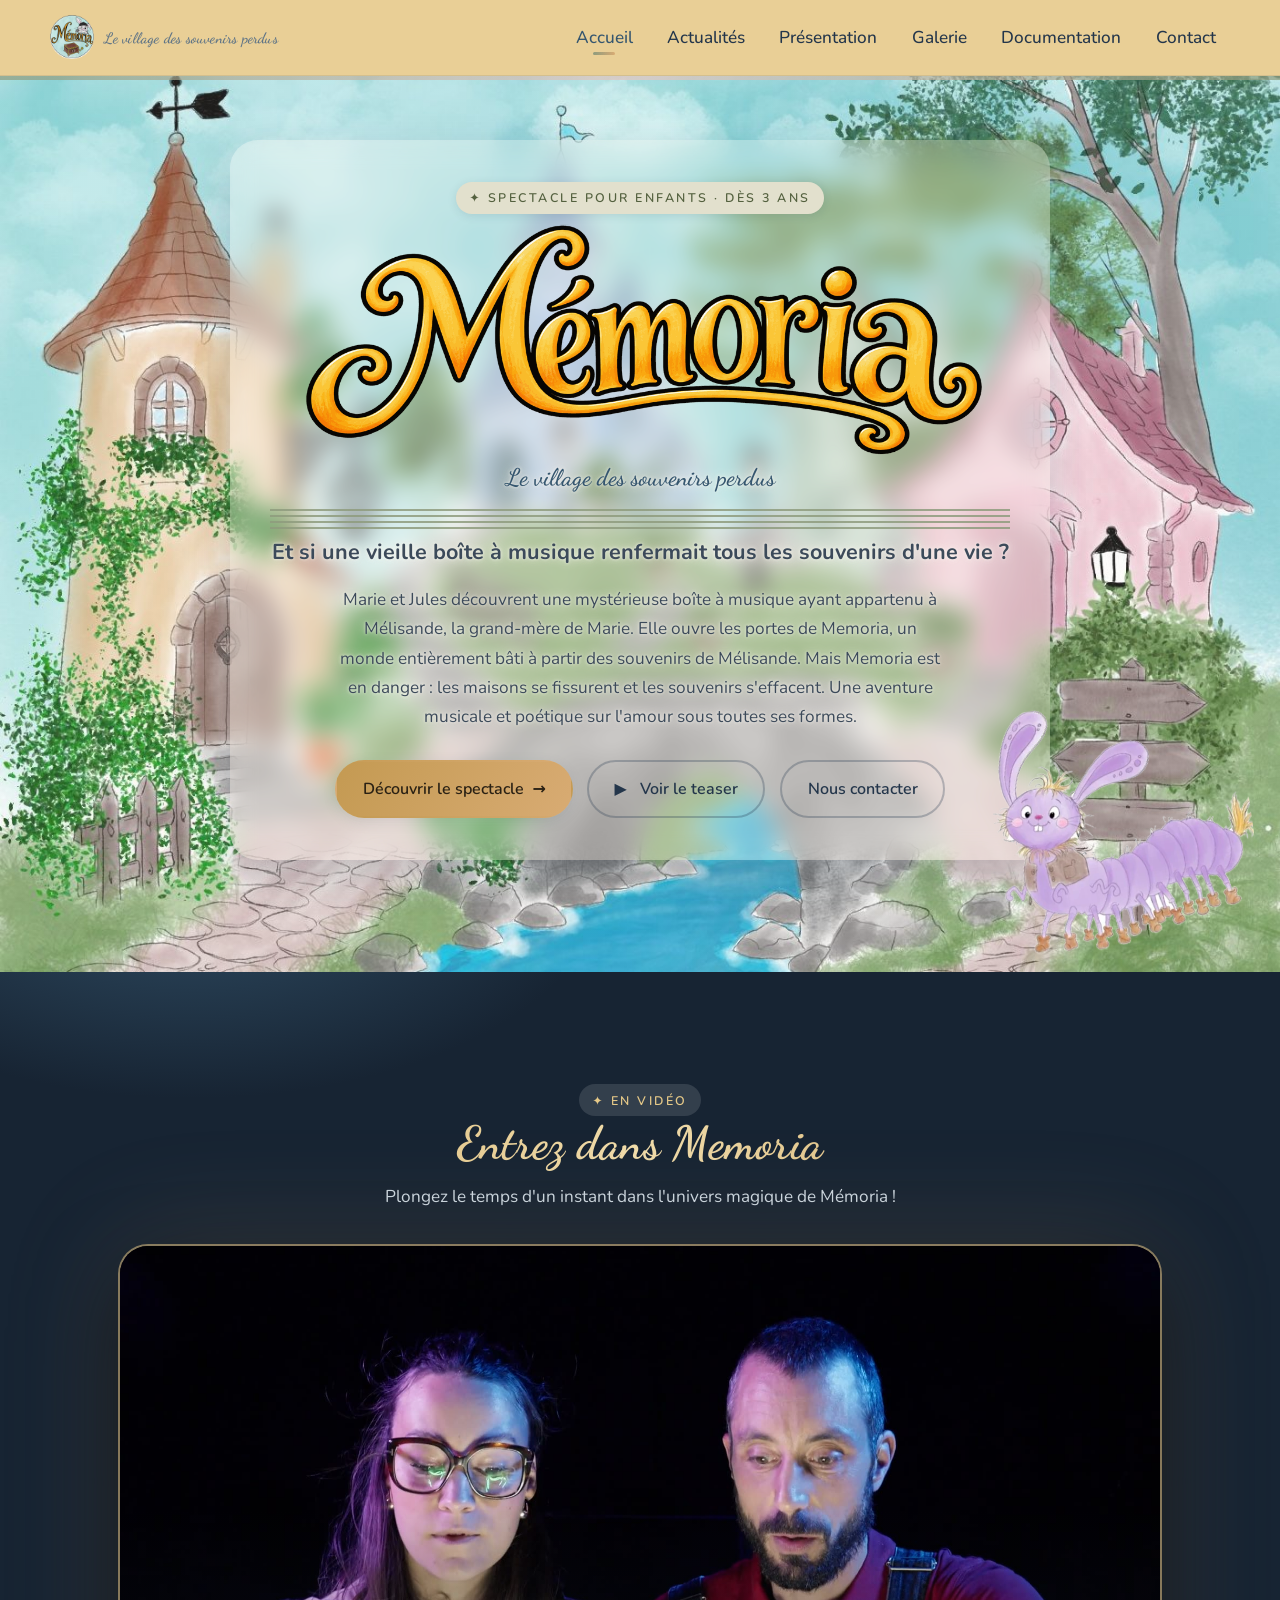
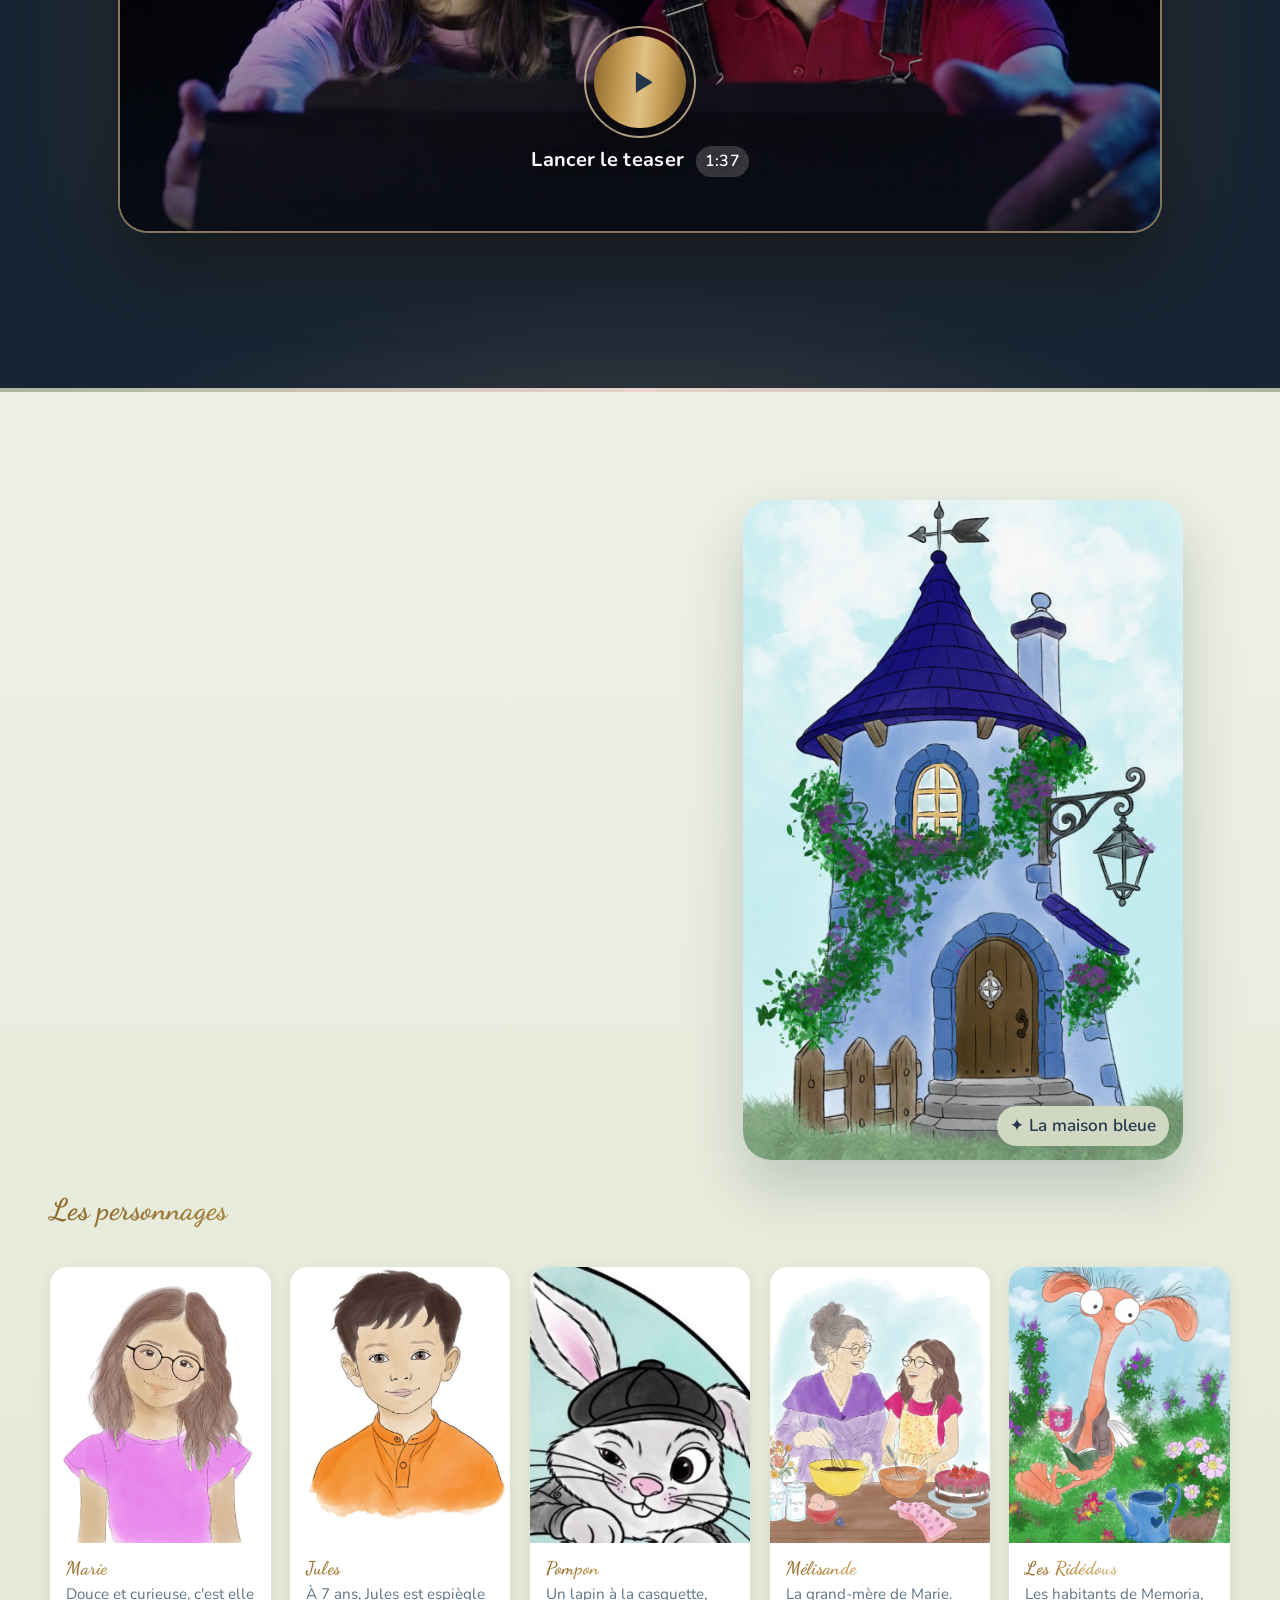
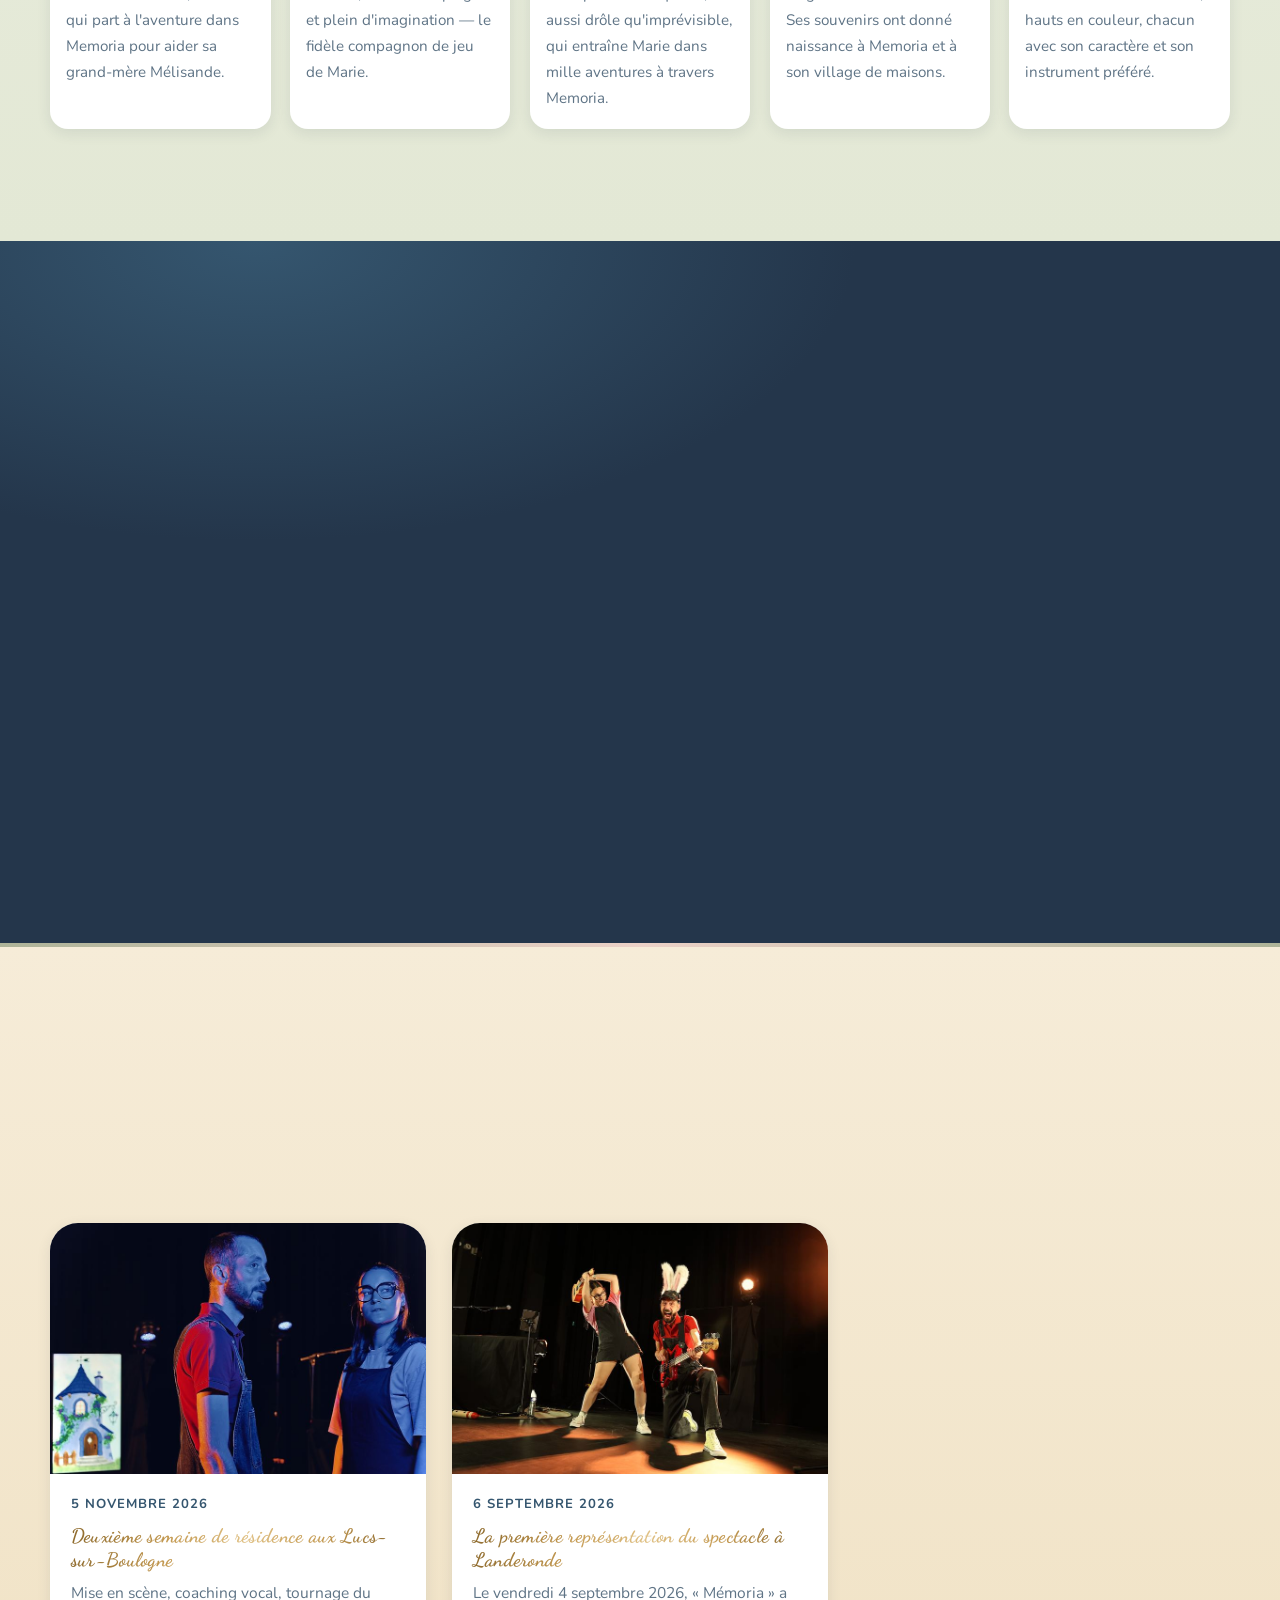
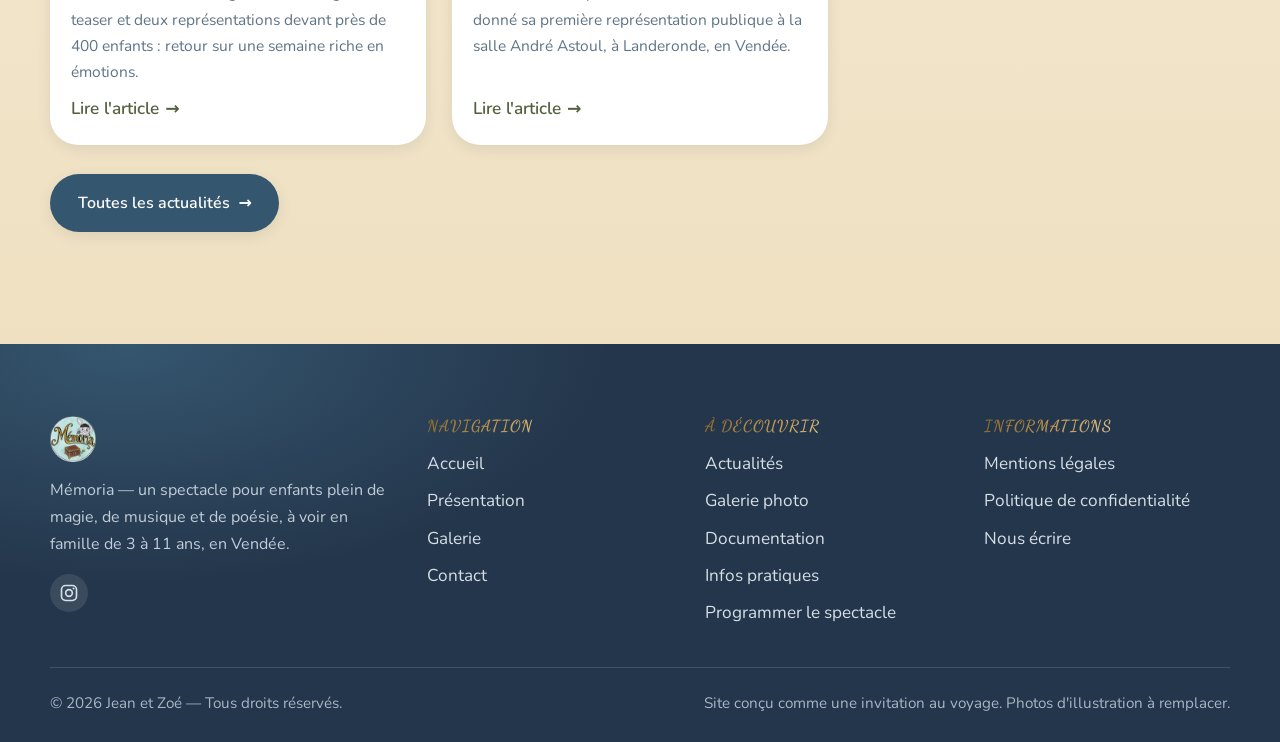
<file: index.html>
<!DOCTYPE html>
<html lang="fr">
<head>
  <meta charset="utf-8">
  <meta name="viewport" content="width=device-width, initial-scale=1">
  <title>Mémoria — spectacle magique pour enfants et familles en Vendée</title>
  <meta name="description" content="Mémoria, un spectacle pour enfants plein de magie, de musique et de poésie, joué en Vendée. Une aventure pour toute la famille, de 3 à 11 ans.">
  <link rel="canonical" href="https://spectacle-memoria.fr/">

  <meta property="og:type" content="website">
  <meta property="og:site_name" content="Mémoria">
  <meta property="og:title" content="Mémoria — spectacle magique pour enfants et familles en Vendée">
  <meta property="og:description" content="Une aventure féérique pour toute la famille, de 3 à 11 ans, jouée en Vendée. Univers, actualités, galerie et contact.">
  <meta property="og:image" content="https://spectacle-memoria.fr/assets/images/og-image.jpg">
  <meta property="og:url" content="https://spectacle-memoria.fr/">
  <meta property="og:locale" content="fr_FR">
  <meta name="twitter:card" content="summary_large_image">
  <meta name="theme-color" content="#24364b">

  <link rel="icon" href="assets/icons/favicon.ico" sizes="any">
  <link rel="icon" type="image/png" href="assets/icons/favicon.png">
  <link rel="apple-touch-icon" href="assets/icons/apple-touch-icon.png">
  <link rel="stylesheet" href="css/fonts.css?v=1">
  <link rel="stylesheet" href="css/style.css?v=25">

  <script type="application/ld+json">
  {
    "@context": "https://schema.org",
    "@graph": [
      {
        "@type": "WebSite",
        "@id": "https://spectacle-memoria.fr/#site",
        "name": "Mémoria",
        "alternateName": "Mémoria, spectacle pour enfants",
        "url": "https://spectacle-memoria.fr/",
        "inLanguage": "fr-FR"
      },
      {
        "@type": "Organization",
        "@id": "https://spectacle-memoria.fr/#compagnie",
        "name": "Jean et Zoé",
        "url": "https://spectacle-memoria.fr/",
        "logo": "https://spectacle-memoria.fr/assets/images/logo-memoria.png",
        "email": "contact@spectacle-memoria.fr",
        "telephone": "+33-6-76-24-74-16",
        "areaServed": { "@type": "AdministrativeArea", "name": "Vendée" },
        "sameAs": ["https://www.instagram.com/spectacle.memoria/"]
      },
      {
        "@type": "VideoObject",
        "name": "Mémoria — teaser du spectacle",
        "description": "Teaser de Mémoria, le village des souvenirs perdus : un spectacle musical pour enfants de 3 à 11 ans, créé par Zoé Mallardeau et Jean Pénisson.",
        "thumbnailUrl": "https://spectacle-memoria.fr/assets/video/teaser-memoria-poster.jpg",
        "contentUrl": "https://spectacle-memoria.fr/assets/video/teaser-memoria-1080.mp4",
        "uploadDate": "2026-11-05",
        "duration": "PT1M37S",
        "inLanguage": "fr-FR",
        "publisher": { "@id": "https://spectacle-memoria.fr/#compagnie" }
      },
      {
        "@type": "TheaterEvent",
        "name": "Mémoria",
        "description": "Spectacle pour enfants mêlant théâtre et musique live. Une aventure musicale et poétique dans Memoria, un monde bâti de souvenirs, qui parle de l'amour sous toutes ses formes. De 3 à 11 ans.",
        "image": "https://spectacle-memoria.fr/assets/images/og-image.jpg",
        "url": "https://spectacle-memoria.fr/presentation.html",
        "eventAttendanceMode": "https://schema.org/OfflineEventAttendanceMode",
        "eventStatus": "https://schema.org/EventScheduled",
        "typicalAgeRange": "3-11",
        "audience": { "@type": "Audience", "audienceType": "Familles", "suggestedMinAge": 3 },
        "performer": { "@type": "PerformingGroup", "name": "Jean et Zoé" },
        "organizer": { "@id": "https://spectacle-memoria.fr/#compagnie" },
        "offers": {
          "@type": "Offer",
          "availability": "https://schema.org/InStock",
          "price": "9",
          "priceCurrency": "EUR",
          "url": "https://spectacle-memoria.fr/contact.html"
        },
        "location": {
          "@type": "Place",
          "name": "En tournée en Vendée — salles et écoles",
          "address": {
            "@type": "PostalAddress",
            "addressRegion": "Vendée",
            "addressCountry": "FR"
          }
        }
      }
    ]
  }
  </script>
  <script src="js/main.js" defer></script>
  <script src="js/articles.js?v=3" defer></script>
  <script src="js/lapin.js" defer></script>
  <script src="js/teaser.js?v=2" defer></script>
</head>
<body data-page="accueil">
  <a class="skip-link" href="#contenu">Aller au contenu principal</a>

  <!-- ==================== EN-TÊTE ==================== -->
  <header class="site-header">
    <div class="site-header__inner">
      <a class="brand" href="index.html" aria-label="Mémoria — Le village des souvenirs perdus — accueil">
        <img class="brand__mark" src="assets/icons/logo-mark.png" alt="" width="52" height="52">
        <span class="brand__tagline">Le village des souvenirs perdus</span>
      </a>
      <button class="nav-toggle" type="button" aria-label="Ouvrir le menu" aria-expanded="false" aria-controls="primary-nav">
        <span class="nav-toggle__bar" aria-hidden="true"></span>
      </button>
      <nav class="nav" id="primary-nav" aria-label="Navigation principale">
        <ul class="nav__list">
          <li><a class="nav__link" data-nav="accueil" href="index.html">Accueil</a></li>
          <li><a class="nav__link" data-nav="actualites" href="actualites.html">Actualités</a></li>
          <li><a class="nav__link" data-nav="presentation" href="presentation.html">Présentation</a></li>
          <li><a class="nav__link" data-nav="galerie" href="galerie.html">Galerie</a></li>
          <li><a class="nav__link" data-nav="documentation" href="documentation.html">Documentation</a></li>
          <li><a class="nav__link" data-nav="contact" href="contact.html">Contact</a></li>
        </ul>
      </nav>
    </div>
  </header>

  <main id="contenu">

    <!-- ==================== PRÉSENTATION COURTE ==================== -->
    <section class="section intro section--sky section--first" data-notes="5">
      <!-- Lapin animé : n'apparaît que sur cette section (arrivée en rebond au scroll).
           Réglages : css/style.css §18 · data-lapin-trigger = "scroll" (défaut ici) | "load" | "hover" -->
      <img class="lapin-peek"
           src="assets/images/ridedou-violet-anime.webp"
           alt="" aria-hidden="true"
           width="359" height="349"
           decoding="async"
           data-lapin
           data-lapin-trigger="scroll">
      <div class="container container--narrow">
        <p class="eyebrow reveal">✦ Spectacle pour enfants · dès 3 ans</p>
        <h1 class="intro__title reveal"><img src="assets/images/memoria-titre.png" alt="Mémoria" width="1200" height="400"></h1>
        <p class="intro__subtitle reveal">Le village des souvenirs perdus</p>
        <span class="staff" aria-hidden="true"></span>
        <p class="lead reveal"><strong>Et si une vieille boîte à musique renfermait tous les souvenirs d'une vie&nbsp;?</strong></p>
        <p class="intro__text reveal">
          Marie et Jules découvrent une mystérieuse boîte à musique ayant appartenu à Mélisande,
          la grand-mère de Marie. Elle ouvre les portes de Memoria, un monde entièrement bâti à
          partir des souvenirs de Mélisande. Mais Memoria est en danger&nbsp;: les maisons se fissurent et les
          souvenirs s'effacent. Une aventure musicale et poétique sur l'amour sous toutes ses formes.
        </p>
        <div class="btn-row reveal" style="justify-content:center">
          <a class="btn btn--primary" href="presentation.html">Découvrir le spectacle <span class="btn__arrow" aria-hidden="true">→</span></a>
          <a class="btn btn--ghost" href="#teaser"><span aria-hidden="true">▶</span>&nbsp;Voir le teaser</a>
          <a class="btn btn--ghost" href="contact.html">Nous contacter</a>
        </div>
      </div>
    </section>

    <!-- ==================== TEASER VIDÉO ====================
         Vidéos : assets/video/ (1080p + 720p pour mobile, affiche .jpg).
         Lecteur : js/teaser.js · Styles : css/style.css §20 -->
    <section class="section section--teaser" id="teaser" aria-labelledby="teaser-title">
      <div class="container">
        <div class="teaser-head">
          <p class="eyebrow reveal">✦ En vidéo</p>
          <h2 class="section-title reveal" id="teaser-title">Entrez dans Memoria</h2>
          <p class="section-intro reveal">Plongez le temps d'un instant dans l'univers magique de Mémoria&nbsp;!</p>
        </div>

        <div class="teaser reveal" data-teaser data-teaser-autoplay>
          <video class="teaser__video" controls preload="none" playsinline
                 poster="assets/video/teaser-memoria-poster.jpg"
                 data-src-sd="assets/video/teaser-memoria-720.mp4"
                 width="1920" height="1080"
                 aria-label="Teaser du spectacle Mémoria">
            <source src="assets/video/teaser-memoria-1080.mp4" type="video/mp4">
            <a href="assets/video/teaser-memoria-1080.mp4">Télécharger le teaser de Mémoria (MP4)</a>
          </video>
          <button class="teaser__play" type="button" aria-label="Lancer le teaser de Mémoria (1 min 37)">
            <span class="teaser__icon" aria-hidden="true"><svg viewBox="0 0 24 24" width="34" height="34"><path d="M8 5.5v13l10.5-6.5z" fill="currentColor"/></svg></span>
            <span class="teaser__label">Lancer le teaser <span class="teaser__time">1:37</span></span>
          </button>
          <button class="teaser__unmute" type="button">
            <svg viewBox="0 0 24 24" width="20" height="20" aria-hidden="true" focusable="false"><path d="M4 9v6h4l5 4V5L8 9H4z" fill="currentColor"/><path d="M16 8.5a5 5 0 0 1 0 7M18.5 6a8.5 8.5 0 0 1 0 12" fill="none" stroke="currentColor" stroke-width="2" stroke-linecap="round"/></svg>
            Activer le son
          </button>
        </div>
        <p class="teaser-credit reveal">Une création originale de Zoé Mallardeau &amp; Jean Pénisson · Teaser réalisé par Quentin-Azzedine Lahjaily · Matériel audiovisuel Sisyphe · Magelis</p>
      </div>
    </section>

    <!-- ==================== L'UNIVERS DU SPECTACLE ==================== -->
    <section class="section section--mint" data-notes="6">
      <div class="container">
        <div class="univers-grid">
          <div class="reveal">
            <p class="eyebrow">L'univers</p>
            <h2 class="section-title title-star">Memoria, un village fait de souvenirs</h2>
            <p>
              <strong>Mémoria</strong> raconte l'histoire d'un étrange village, Memoria,
              composé de maisons toutes différentes. Chacune renferme un souvenir de Mélisande&nbsp;:
              un petit morceau de son histoire, de ses rencontres, de ses joies et de sa vie.
            </p>
            <p>
              Mais Memoria est en danger&nbsp;: certaines maisons se fissurent, d'autres s'effondrent,
              et avec elles les souvenirs disparaissent peu à peu. Marie, Jules et Pompon parcourent le
              village pour les raviver et découvrent que la musique, les émotions et les moments
              partagés peuvent faire renaître ce que le temps semblait vouloir effacer.
            </p>
          </div>
          <figure class="univers-media reveal" data-parallax="0.06">
            <img src="assets/images/maison-bleue.jpg" alt="Illustration : une maison-tour bleue de Memoria, au toit pointu violet, couverte de lierre fleuri, avec sa lanterne et sa porte en bois" width="1024" height="1536" loading="lazy">
            <figcaption class="univers-media__badge">✦ La maison bleue</figcaption>
          </figure>
        </div>

        <h3 class="mt-2 reveal">Les personnages</h3>
        <div class="perso-list">
          <article class="perso-card reveal">
            <span class="shot" style="aspect-ratio:4/5"><img src="assets/images/marie.jpg?v=2" alt="Portrait illustré de Marie" loading="lazy"></span>
            <div class="perso-card__body"><h3>Marie</h3><p>Douce et curieuse, c'est elle qui part à l'aventure dans Memoria pour aider sa grand-mère Mélisande.</p></div>
          </article>
          <article class="perso-card reveal" style="--reveal-delay:80ms">
            <span class="shot" style="aspect-ratio:4/5"><img src="assets/images/jules.jpg?v=2" alt="Portrait illustré de Jules" loading="lazy"></span>
            <div class="perso-card__body"><h3>Jules</h3><p>À 7 ans, Jules est espiègle et plein d'imagination — le fidèle compagnon de jeu de Marie.</p></div>
          </article>
          <article class="perso-card reveal" style="--reveal-delay:160ms">
            <span class="shot" style="aspect-ratio:4/5"><img src="assets/images/pompon.jpg" alt="Illustration de Pompon, un lapin à la casquette, habitant de Memoria" loading="lazy"></span>
            <div class="perso-card__body"><h3>Pompon</h3><p>Un lapin à la casquette, aussi drôle qu'imprévisible, qui entraîne Marie dans mille aventures à travers Memoria.</p></div>
          </article>
          <article class="perso-card reveal" style="--reveal-delay:240ms">
            <span class="shot" style="aspect-ratio:4/5"><img src="assets/images/melisande.jpg?v=2" alt="Illustration de Mélisande, une dame âgée, aux côtés de Marie" loading="lazy"></span>
            <div class="perso-card__body"><h3>Mélisande</h3><p>La grand-mère de Marie. Ses souvenirs ont donné naissance à Memoria et à son village de maisons.</p></div>
          </article>
          <article class="perso-card reveal" style="--reveal-delay:320ms">
            <span class="shot" style="aspect-ratio:4/5"><img src="assets/images/ridedou-orange.jpg" alt="Illustration d'un Ridédou, petite créature haute en couleur, habitante de Memoria" loading="lazy"></span>
            <div class="perso-card__body"><h3>Les Ridédous</h3><p>Les habitants de Memoria, hauts en couleur, chacun avec son caractère et son instrument préféré.</p></div>
          </article>
        </div>
      </div>
    </section>

    <!-- ==================== POURQUOI VENIR ? ==================== -->
    <section class="section section--indigo" data-notes="7">
      <div class="container">
        <p class="eyebrow reveal" style="background:rgba(255,255,255,0.14);color:#aab98d">Pourquoi venir ?</p>
        <h2 class="section-title reveal">Une sortie qui fait grandir les yeux</h2>
        <p class="section-intro reveal">Quatre bonnes raisons de réserver vos places (et d'y repenser longtemps après).</p>
        <div class="cards">
          <article class="card reveal">
            <div class="card__icon" aria-hidden="true">🎵</div>
            <h3>Une aventure musicale et poétique</h3>
            <p>Dans Memoria, la musique, les émotions et les moments partagés font renaître les souvenirs que le temps semblait effacer.</p>
          </article>
          <article class="card reveal" style="--reveal-delay:80ms">
            <div class="card__icon" aria-hidden="true">👨‍👩‍👧‍👦</div>
            <h3>Un spectacle pour toute la famille</h3>
            <p>De 3 à 11 ans, et leurs parents. Une histoire tendre sur la mémoire et sur l'amour d'une famille, que petits et grands suivent chacun à leur manière.</p>
          </article>
          <article class="card reveal" style="--reveal-delay:160ms">
            <div class="card__icon" aria-hidden="true">🐰</div>
            <h3>Des personnages attachants</h3>
            <p>Marie et Pompon, le lapin farfelu de Memoria, forment un duo qu'on n'oublie pas.</p>
          </article>
          <article class="card reveal" style="--reveal-delay:240ms">
            <div class="card__icon" aria-hidden="true">💛</div>
            <h3>Sur tous les visages de l'amour</h3>
            <p>Celui d'une famille, d'un grand amour, d'une amitié, et de tous ces petits liens qui traversent une vie et continuent d'exister au-delà des souvenirs.</p>
          </article>
        </div>
      </div>
    </section>

    <!-- ==================== DERNIÈRES ACTUALITÉS ==================== -->
    <section class="section section--sun" data-notes="5">
      <div class="container">
        <p class="eyebrow reveal">Actualités</p>
        <h2 class="section-title reveal">Les dernières nouvelles de la compagnie</h2>
        <p class="section-intro reveal">Dates de tournée, coulisses, presse&nbsp;: suivez la vie du spectacle.</p>

        <div class="news-grid" data-articles data-articles-limit="3"></div>

        <div class="btn-row reveal">
          <a class="btn" href="actualites.html">Toutes les actualités <span class="btn__arrow" aria-hidden="true">→</span></a>
        </div>
      </div>
    </section>

  </main>

  <!-- ==================== PIED DE PAGE ==================== -->
  <footer class="site-footer">
    <div class="container">
      <div class="footer-grid">
        <div class="footer-brand">
          <img class="footer-brand__mark" src="assets/icons/logo-mark.png" alt="" width="52" height="52">
          <p>Mémoria — un spectacle pour enfants plein de magie, de musique et de poésie, à voir en famille de 3 à 11&nbsp;ans, en Vendée.</p>
          <div class="footer-socials" aria-label="Réseaux sociaux">
            <a href="https://www.instagram.com/spectacle.memoria/" aria-label="Instagram de Mémoria (@spectacle.memoria)" rel="noopener" target="_blank"><svg viewBox="0 0 24 24" width="20" height="20" fill="none" stroke="currentColor" stroke-width="2" aria-hidden="true" focusable="false"><rect x="3" y="3" width="18" height="18" rx="5"/><circle cx="12" cy="12" r="4"/><circle cx="17.5" cy="6.5" r="1.2" fill="currentColor" stroke="none"/></svg></a>
          </div>
        </div>
        <div>
          <h4>Navigation</h4>
          <ul>
            <li><a href="index.html">Accueil</a></li>
            <li><a href="presentation.html">Présentation</a></li>
            <li><a href="galerie.html">Galerie</a></li>
            <li><a href="contact.html">Contact</a></li>
          </ul>
        </div>
        <div>
          <h4>À découvrir</h4>
          <ul>
            <li><a href="actualites.html">Actualités</a></li>
            <li><a href="galerie.html">Galerie photo</a></li>
            <li><a href="documentation.html">Documentation</a></li>
            <li><a href="presentation.html#infos-pratiques">Infos pratiques</a></li>
            <li><a href="contact.html">Programmer le spectacle</a></li>
          </ul>
        </div>
        <div>
          <h4>Informations</h4>
          <ul>
            <li><a href="mentions-legales.html">Mentions légales</a></li>
            <li><a href="confidentialite.html">Politique de confidentialité</a></li>
            <li><a href="contact.html">Nous écrire</a></li>
          </ul>
        </div>
      </div>
      <div class="footer-bottom">
        <span>© <span data-year>2026</span> Jean et Zoé — Tous droits réservés.</span>
        <span>Site conçu comme une invitation au voyage. Photos d'illustration à remplacer.</span>
      </div>
    </div>
  </footer>

</body>
</html>
</file>
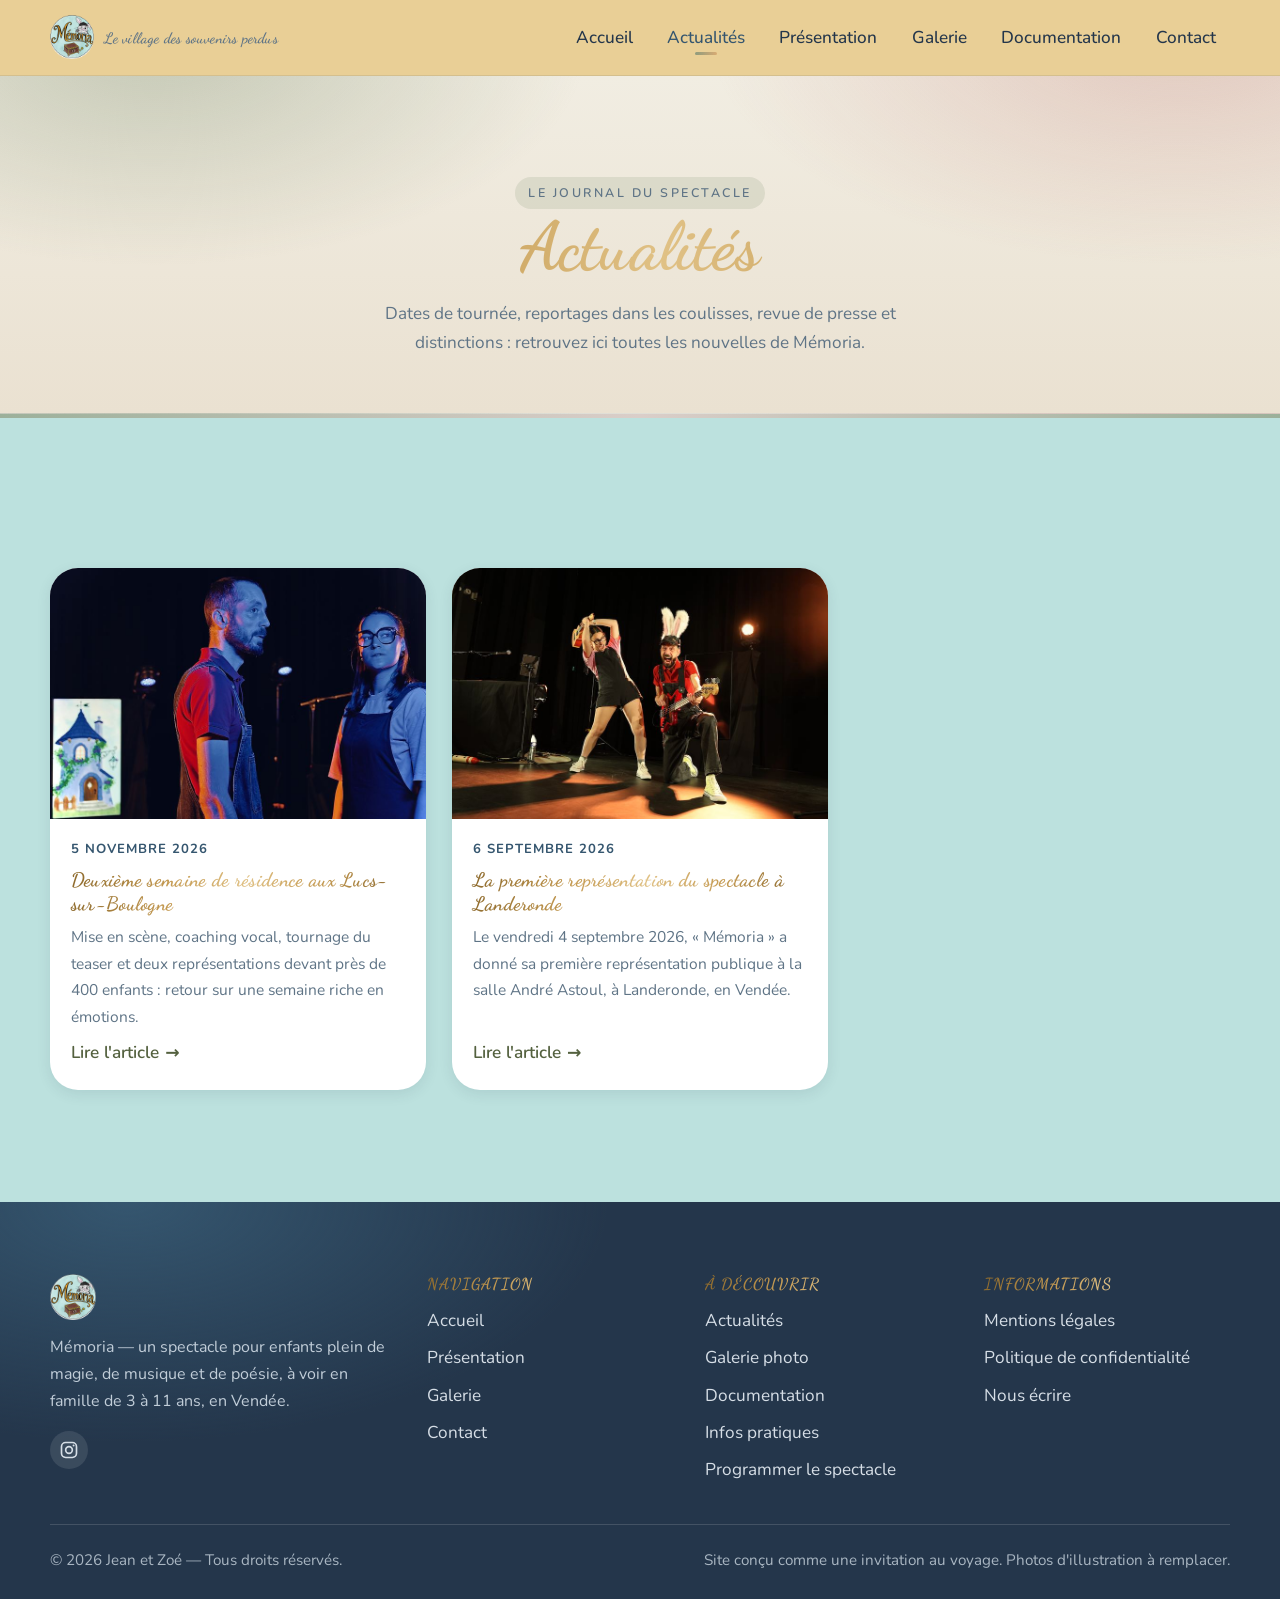
<file: actualites.html>
<!DOCTYPE html>
<html lang="fr">
<head>
  <meta charset="utf-8">
  <meta name="viewport" content="width=device-width, initial-scale=1">
  <title>Actualités — Mémoria, spectacle pour enfants</title>
  <meta name="description" content="Toutes les actualités du spectacle Mémoria : dates de tournée, coulisses, presse et distinctions. Suivez la vie de la compagnie.">
  <link rel="canonical" href="https://spectacle-memoria.fr/actualites.html">

  <meta property="og:type" content="website">
  <meta property="og:site_name" content="Mémoria">
  <meta property="og:title" content="Actualités — Mémoria">
  <meta property="og:description" content="Dates de tournée, coulisses, presse et distinctions du spectacle Mémoria.">
  <meta property="og:image" content="https://spectacle-memoria.fr/assets/images/og-image.jpg">
  <meta property="og:url" content="https://spectacle-memoria.fr/actualites.html">
  <meta property="og:locale" content="fr_FR">
  <meta name="twitter:card" content="summary_large_image">
  <meta name="theme-color" content="#24364b">

  <link rel="icon" href="assets/icons/favicon.ico" sizes="any">
  <link rel="icon" type="image/png" href="assets/icons/favicon.png">
  <link rel="apple-touch-icon" href="assets/icons/apple-touch-icon.png">
  <link rel="stylesheet" href="css/fonts.css?v=1">
  <link rel="stylesheet" href="css/style.css?v=25">

  <script src="js/main.js" defer></script>
  <script src="js/articles.js?v=3" defer></script>
</head>
<body data-page="actualites">
  <a class="skip-link" href="#contenu">Aller au contenu principal</a>

  <header class="site-header">
    <div class="site-header__inner">
      <a class="brand" href="index.html" aria-label="Mémoria — Le village des souvenirs perdus — accueil">
        <img class="brand__mark" src="assets/icons/logo-mark.png" alt="" width="52" height="52">
        <span class="brand__tagline">Le village des souvenirs perdus</span>
      </a>
      <button class="nav-toggle" type="button" aria-label="Ouvrir le menu" aria-expanded="false" aria-controls="primary-nav">
        <span class="nav-toggle__bar" aria-hidden="true"></span>
      </button>
      <nav class="nav" id="primary-nav" aria-label="Navigation principale">
        <ul class="nav__list">
          <li><a class="nav__link" data-nav="accueil" href="index.html">Accueil</a></li>
          <li><a class="nav__link" data-nav="actualites" href="actualites.html">Actualités</a></li>
          <li><a class="nav__link" data-nav="presentation" href="presentation.html">Présentation</a></li>
          <li><a class="nav__link" data-nav="galerie" href="galerie.html">Galerie</a></li>
          <li><a class="nav__link" data-nav="documentation" href="documentation.html">Documentation</a></li>
          <li><a class="nav__link" data-nav="contact" href="contact.html">Contact</a></li>
        </ul>
      </nav>
    </div>
  </header>

  <main id="contenu">
    <div class="page-head">
      <div class="container">
        <p class="eyebrow">Le journal du spectacle</p>
        <h1>Actualités</h1>
        <p>Dates de tournée, reportages dans les coulisses, revue de presse et distinctions&nbsp;: retrouvez ici toutes les nouvelles de Mémoria.</p>
      </div>
    </div>

    <section class="section section--sky" data-notes="4">
      <div class="container">
        <div class="news-grid" data-articles data-articles-prefix=""></div>
      </div>
    </section>
  </main>

  <footer class="site-footer">
    <div class="container">
      <div class="footer-grid">
        <div class="footer-brand">
          <img class="footer-brand__mark" src="assets/icons/logo-mark.png" alt="" width="52" height="52">
          <p>Mémoria — un spectacle pour enfants plein de magie, de musique et de poésie, à voir en famille de 3 à 11&nbsp;ans, en Vendée.</p>
          <div class="footer-socials" aria-label="Réseaux sociaux">
            <a href="https://www.instagram.com/spectacle.memoria/" aria-label="Instagram de Mémoria (@spectacle.memoria)" rel="noopener" target="_blank"><svg viewBox="0 0 24 24" width="20" height="20" fill="none" stroke="currentColor" stroke-width="2" aria-hidden="true" focusable="false"><rect x="3" y="3" width="18" height="18" rx="5"/><circle cx="12" cy="12" r="4"/><circle cx="17.5" cy="6.5" r="1.2" fill="currentColor" stroke="none"/></svg></a>
          </div>
        </div>
        <div>
          <h4>Navigation</h4>
          <ul>
            <li><a href="index.html">Accueil</a></li>
            <li><a href="presentation.html">Présentation</a></li>
            <li><a href="galerie.html">Galerie</a></li>
            <li><a href="contact.html">Contact</a></li>
          </ul>
        </div>
        <div>
          <h4>À découvrir</h4>
          <ul>
            <li><a href="actualites.html">Actualités</a></li>
            <li><a href="galerie.html">Galerie photo</a></li>
            <li><a href="documentation.html">Documentation</a></li>
            <li><a href="presentation.html#infos-pratiques">Infos pratiques</a></li>
            <li><a href="contact.html">Programmer le spectacle</a></li>
          </ul>
        </div>
        <div>
          <h4>Informations</h4>
          <ul>
            <li><a href="mentions-legales.html">Mentions légales</a></li>
            <li><a href="confidentialite.html">Politique de confidentialité</a></li>
            <li><a href="contact.html">Nous écrire</a></li>
          </ul>
        </div>
      </div>
      <div class="footer-bottom">
        <span>© <span data-year>2026</span> Jean et Zoé — Tous droits réservés.</span>
        <span>Site conçu comme une invitation au voyage. Photos d'illustration à remplacer.</span>
      </div>
    </div>
  </footer>
</body>
</html>
</file>
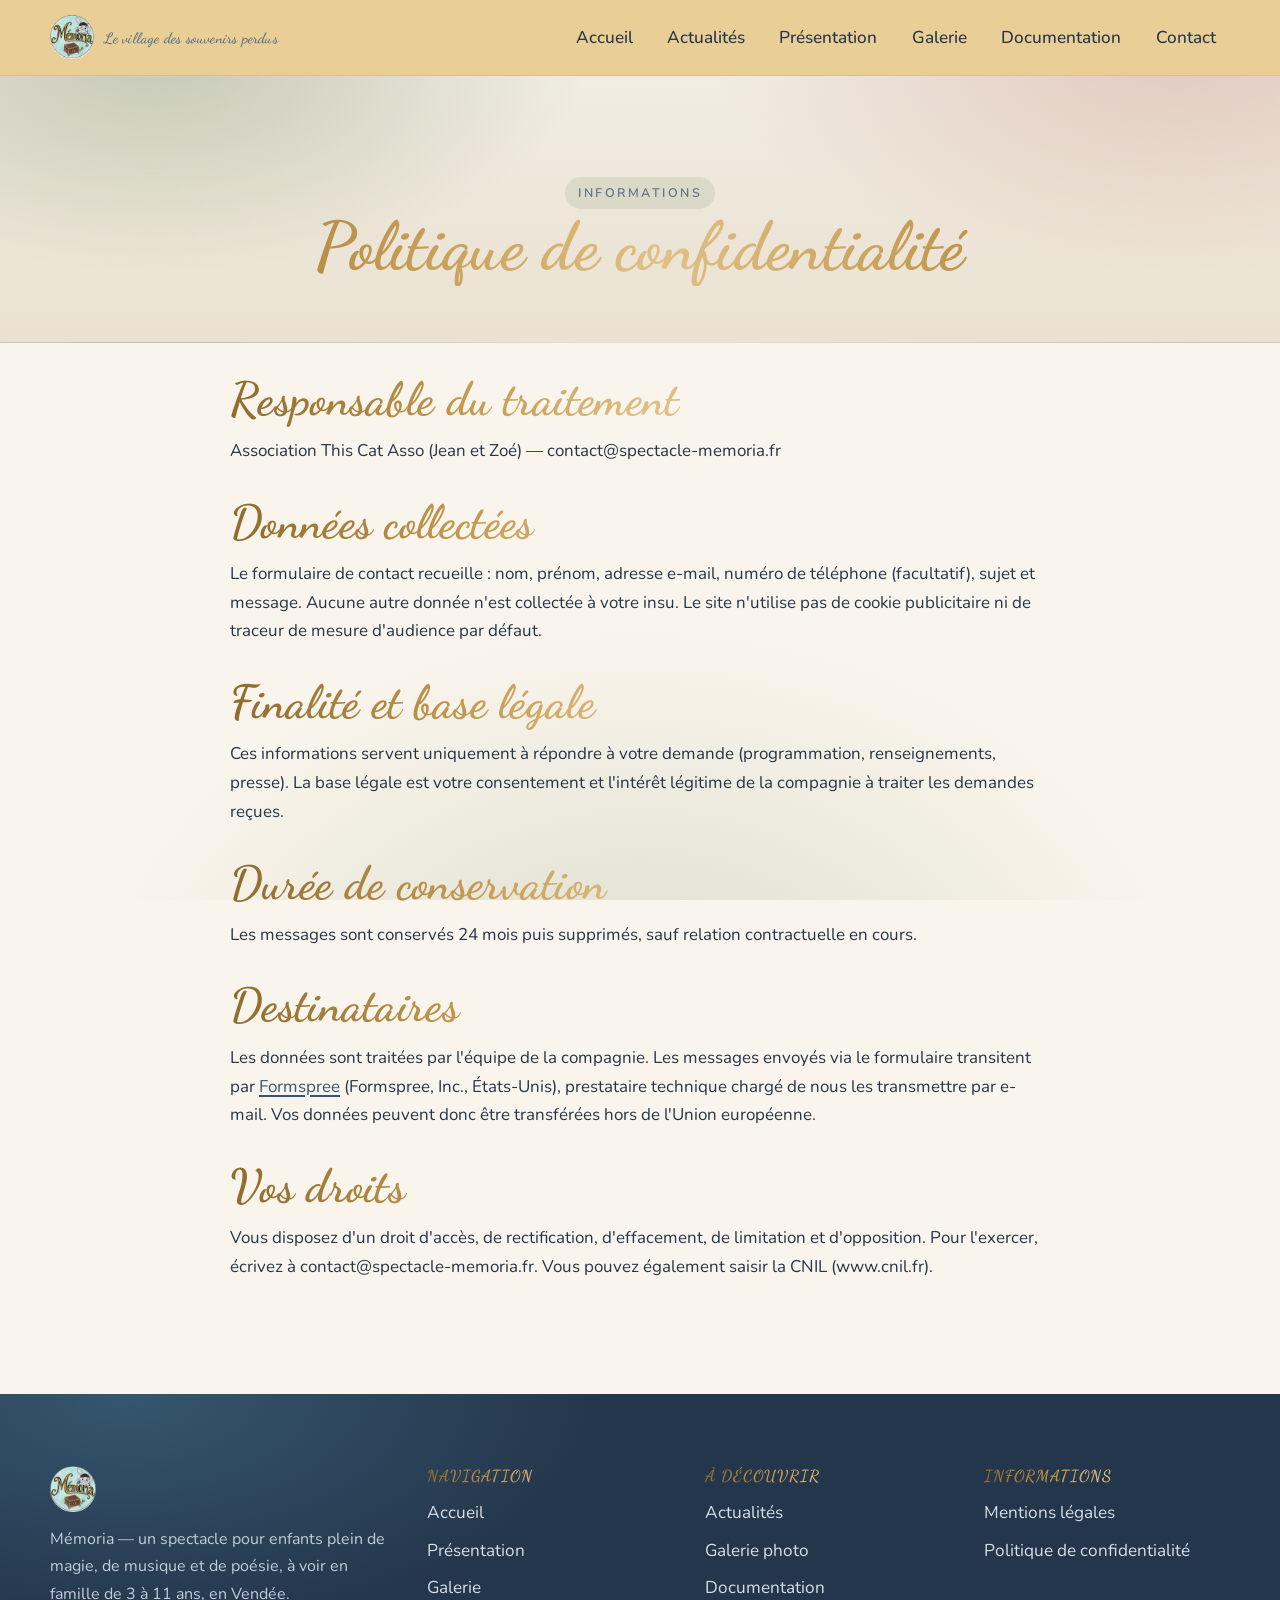
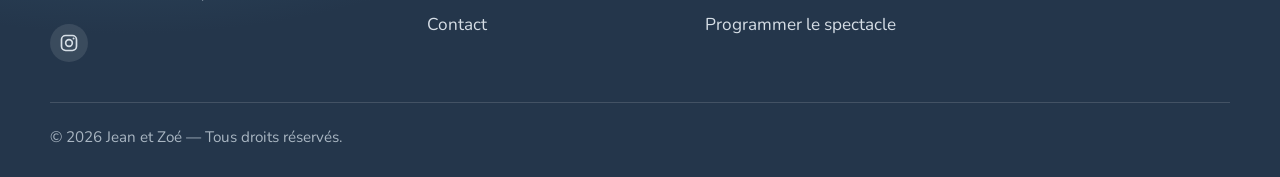
<file: confidentialite.html>
<!DOCTYPE html>
<html lang="fr">
<head>
  <meta charset="utf-8">
  <meta name="viewport" content="width=device-width, initial-scale=1">
  <title>Politique de confidentialité — Mémoria</title>
  <meta name="description" content="Politique de confidentialité du site Mémoria : données collectées via le formulaire de contact, finalités, durée de conservation et droits des personnes.">
  <link rel="canonical" href="https://spectacle-memoria.fr/confidentialite.html">
  <meta name="robots" content="index, follow">
  <meta name="theme-color" content="#24364b">
  <link rel="icon" href="assets/icons/favicon.ico" sizes="any">
  <link rel="icon" type="image/png" href="assets/icons/favicon.png">
  <link rel="apple-touch-icon" href="assets/icons/apple-touch-icon.png">
  <link rel="stylesheet" href="css/fonts.css?v=1">
  <link rel="stylesheet" href="css/style.css?v=25">
  <script src="js/main.js" defer></script>
</head>
<body data-page="">
  <a class="skip-link" href="#contenu">Aller au contenu principal</a>
  <header class="site-header">
    <div class="site-header__inner">
      <a class="brand" href="index.html" aria-label="Mémoria — Le village des souvenirs perdus — accueil">
        <img class="brand__mark" src="assets/icons/logo-mark.png" alt="" width="52" height="52">
        <span class="brand__tagline">Le village des souvenirs perdus</span>
      </a>
      <button class="nav-toggle" type="button" aria-label="Ouvrir le menu" aria-expanded="false" aria-controls="primary-nav">
        <span class="nav-toggle__bar" aria-hidden="true"></span>
      </button>
      <nav class="nav" id="primary-nav" aria-label="Navigation principale">
        <ul class="nav__list">
          <li><a class="nav__link" data-nav="accueil" href="index.html">Accueil</a></li>
          <li><a class="nav__link" data-nav="actualites" href="actualites.html">Actualités</a></li>
          <li><a class="nav__link" data-nav="presentation" href="presentation.html">Présentation</a></li>
          <li><a class="nav__link" data-nav="galerie" href="galerie.html">Galerie</a></li>
          <li><a class="nav__link" data-nav="documentation" href="documentation.html">Documentation</a></li>
          <li><a class="nav__link" data-nav="contact" href="contact.html">Contact</a></li>
        </ul>
      </nav>
    </div>
  </header>

  <main id="contenu">
    <div class="page-head">
      <div class="container"><p class="eyebrow">Informations</p><h1>Politique de confidentialité</h1></div>
    </div>
    <section class="section" style="padding-top:0">
      <div class="container container--narrow article__body">
        <h2>Responsable du traitement</h2>
        <p>Association This Cat Asso (Jean et Zoé) — contact@spectacle-memoria.fr</p>

        <h2>Données collectées</h2>
        <p>
          Le formulaire de contact recueille&nbsp;: nom, prénom, adresse e-mail, numéro de
          téléphone (facultatif), sujet et message. Aucune autre donnée n'est collectée à
          votre insu. Le site n'utilise pas de cookie publicitaire ni de traceur de mesure
          d'audience par défaut.
        </p>

        <h2>Finalité et base légale</h2>
        <p>
          Ces informations servent uniquement à répondre à votre demande (programmation,
          renseignements, presse). La base légale est votre consentement et l'intérêt
          légitime de la compagnie à traiter les demandes reçues.
        </p>

        <h2>Durée de conservation</h2>
        <p>Les messages sont conservés 24 mois puis supprimés, sauf relation contractuelle en cours.</p>

        <h2>Destinataires</h2>
        <p>Les données sont traitées par l'équipe de la compagnie. Les messages envoyés via le formulaire
        transitent par <a href="https://formspree.io/legal/privacy-policy" rel="noopener">Formspree</a>
        (Formspree, Inc., États-Unis), prestataire technique chargé de nous les transmettre par e-mail.
        Vos données peuvent donc être transférées hors de l'Union européenne.</p>

        <h2>Vos droits</h2>
        <p>
          Vous disposez d'un droit d'accès, de rectification, d'effacement, de limitation et
          d'opposition. Pour l'exercer, écrivez à contact@spectacle-memoria.fr. Vous
          pouvez également saisir la CNIL (www.cnil.fr).
        </p>
      </div>
    </section>
  </main>

  <footer class="site-footer">
    <div class="container">
      <div class="footer-grid">
        <div class="footer-brand">
          <img class="footer-brand__mark" src="assets/icons/logo-mark.png" alt="" width="52" height="52">
          <p>Mémoria — un spectacle pour enfants plein de magie, de musique et de poésie, à voir en famille de 3 à 11&nbsp;ans, en Vendée.</p>
          <div class="footer-socials" aria-label="Réseaux sociaux">
            <a href="https://www.instagram.com/spectacle.memoria/" aria-label="Instagram de Mémoria (@spectacle.memoria)" rel="noopener" target="_blank"><svg viewBox="0 0 24 24" width="20" height="20" fill="none" stroke="currentColor" stroke-width="2" aria-hidden="true" focusable="false"><rect x="3" y="3" width="18" height="18" rx="5"/><circle cx="12" cy="12" r="4"/><circle cx="17.5" cy="6.5" r="1.2" fill="currentColor" stroke="none"/></svg></a>
          </div>
        </div>
        <div>
          <h4>Navigation</h4>
          <ul>
            <li><a href="index.html">Accueil</a></li>
            <li><a href="presentation.html">Présentation</a></li>
            <li><a href="galerie.html">Galerie</a></li>
            <li><a href="contact.html">Contact</a></li>
          </ul>
        </div>
        <div>
          <h4>À découvrir</h4>
          <ul>
            <li><a href="actualites.html">Actualités</a></li>
            <li><a href="galerie.html">Galerie photo</a></li>
            <li><a href="documentation.html">Documentation</a></li>
            <li><a href="contact.html">Programmer le spectacle</a></li>
          </ul>
        </div>
        <div>
          <h4>Informations</h4>
          <ul>
            <li><a href="mentions-legales.html">Mentions légales</a></li>
            <li><a href="confidentialite.html">Politique de confidentialité</a></li>
          </ul>
        </div>
      </div>
      <div class="footer-bottom">
        <span>© <span data-year>2026</span> Jean et Zoé — Tous droits réservés.</span>
      </div>
    </div>
  </footer>
</body>
</html>
</file>
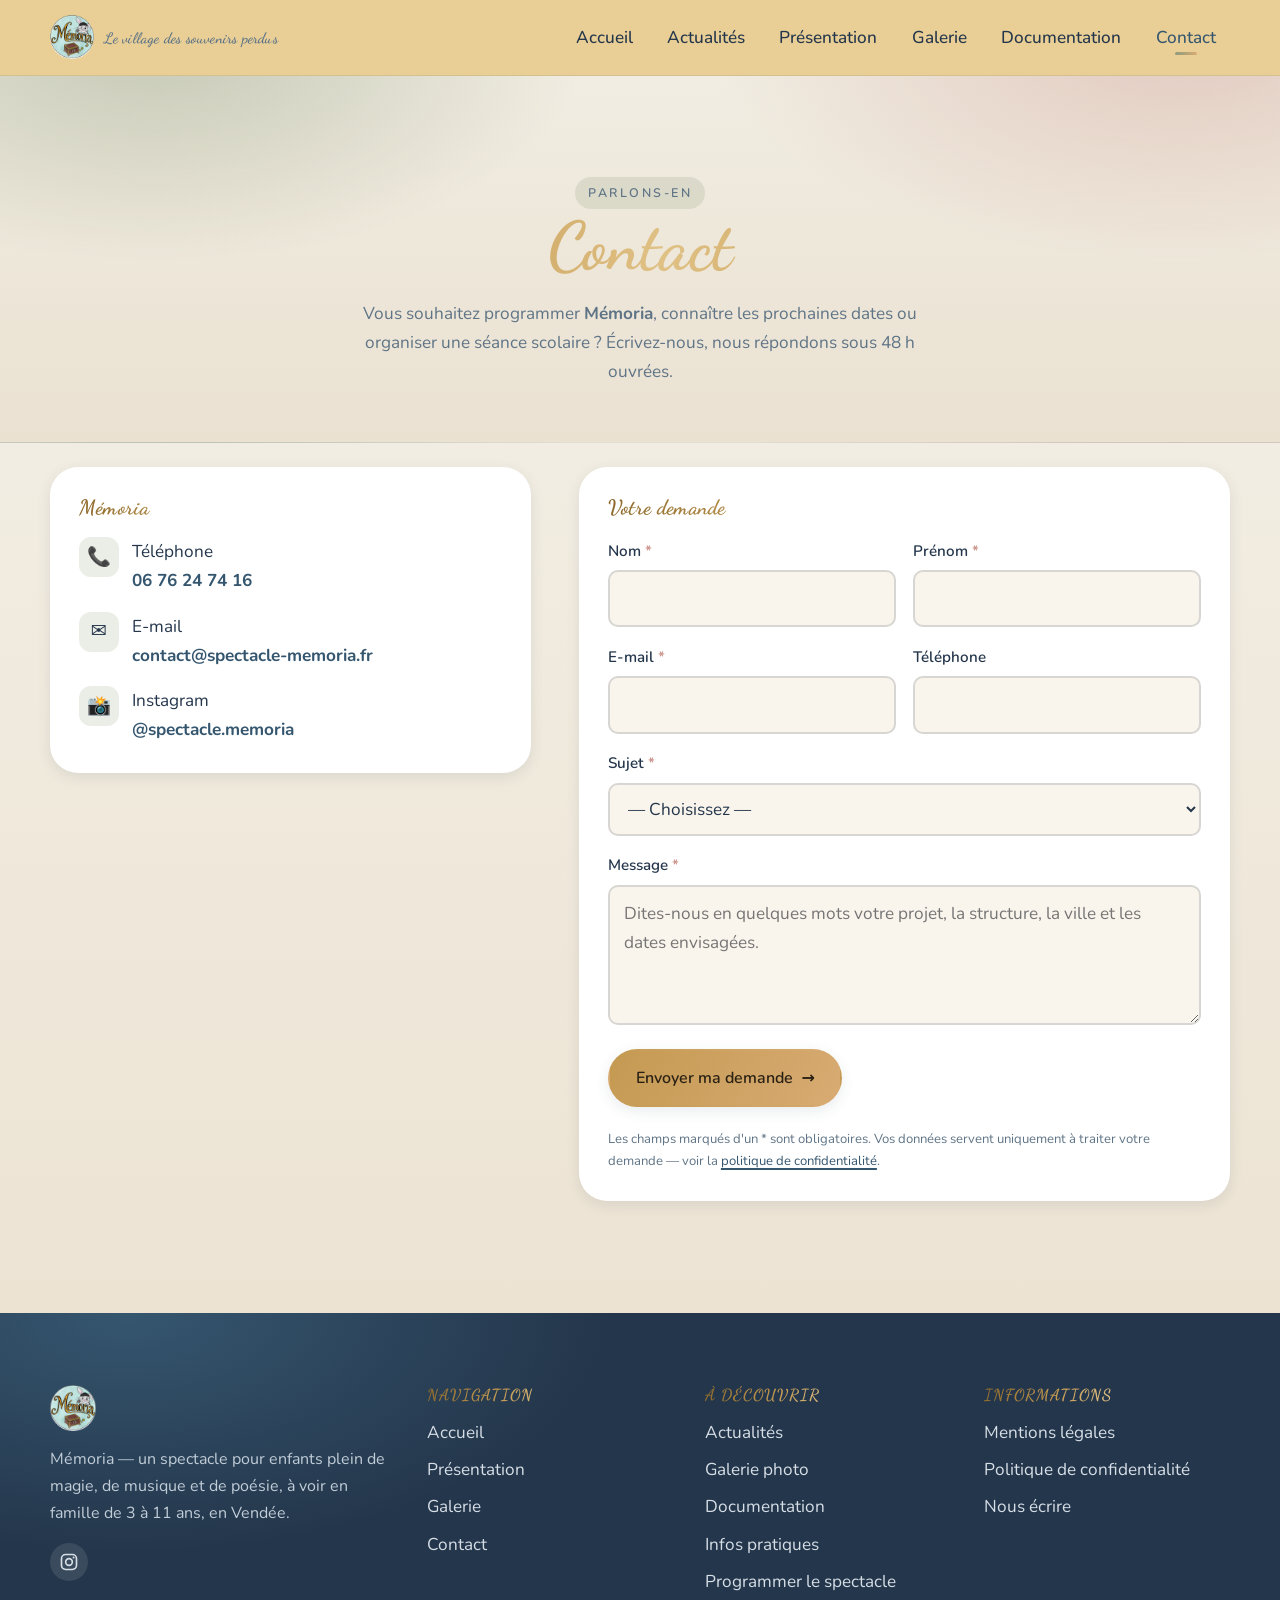
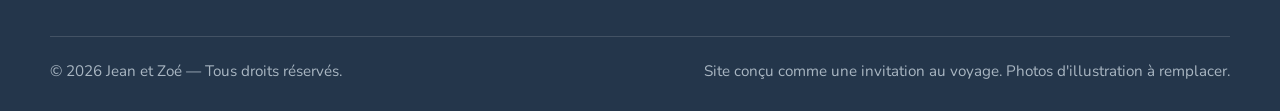
<file: contact.html>
<!DOCTYPE html>
<html lang="fr">
<head>
  <meta charset="utf-8">
  <meta name="viewport" content="width=device-width, initial-scale=1">
  <title>Contact — Mémoria | programmer le spectacle, infos, billetterie</title>
  <meta name="description" content="Contactez Jean et Zoé pour programmer le spectacle Mémoria en Vendée (salles, écoles, centres de loisirs) ou demander des informations : téléphone, e-mail, formulaire.">
  <link rel="canonical" href="https://spectacle-memoria.fr/contact.html">

  <meta property="og:type" content="website">
  <meta property="og:site_name" content="Mémoria">
  <meta property="og:title" content="Contact — Mémoria">
  <meta property="og:description" content="Téléphone, e-mail et formulaire pour programmer le spectacle Mémoria en Vendée ou demander des informations.">
  <meta property="og:image" content="https://spectacle-memoria.fr/assets/images/og-image.jpg">
  <meta property="og:url" content="https://spectacle-memoria.fr/contact.html">
  <meta property="og:locale" content="fr_FR">
  <meta name="twitter:card" content="summary_large_image">
  <meta name="theme-color" content="#24364b">

  <link rel="icon" href="assets/icons/favicon.ico" sizes="any">
  <link rel="icon" type="image/png" href="assets/icons/favicon.png">
  <link rel="apple-touch-icon" href="assets/icons/apple-touch-icon.png">
  <link rel="stylesheet" href="css/fonts.css?v=1">
  <link rel="stylesheet" href="css/style.css?v=25">

  <script type="application/ld+json">
  {
    "@context": "https://schema.org",
    "@type": "Organization",
    "name": "Jean et Zoé",
    "url": "https://spectacle-memoria.fr/",
    "logo": "https://spectacle-memoria.fr/assets/images/logo-memoria.png",
    "email": "contact@spectacle-memoria.fr",
    "telephone": "+33-6-76-24-74-16",
    "address": {
      "@type": "PostalAddress",
      "addressRegion": "Vendée",
      "addressCountry": "FR"
    },
    "sameAs": ["https://www.instagram.com/spectacle.memoria/"],
    "areaServed": { "@type": "AdministrativeArea", "name": "Vendée" }
  }
  </script>
  <script src="js/main.js" defer></script>
  <script src="js/contact.js?v=3" defer></script>
</head>
<body data-page="contact">
  <a class="skip-link" href="#contenu">Aller au contenu principal</a>

  <header class="site-header">
    <div class="site-header__inner">
      <a class="brand" href="index.html" aria-label="Mémoria — Le village des souvenirs perdus — accueil">
        <img class="brand__mark" src="assets/icons/logo-mark.png" alt="" width="52" height="52">
        <span class="brand__tagline">Le village des souvenirs perdus</span>
      </a>
      <button class="nav-toggle" type="button" aria-label="Ouvrir le menu" aria-expanded="false" aria-controls="primary-nav">
        <span class="nav-toggle__bar" aria-hidden="true"></span>
      </button>
      <nav class="nav" id="primary-nav" aria-label="Navigation principale">
        <ul class="nav__list">
          <li><a class="nav__link" data-nav="accueil" href="index.html">Accueil</a></li>
          <li><a class="nav__link" data-nav="actualites" href="actualites.html">Actualités</a></li>
          <li><a class="nav__link" data-nav="presentation" href="presentation.html">Présentation</a></li>
          <li><a class="nav__link" data-nav="galerie" href="galerie.html">Galerie</a></li>
          <li><a class="nav__link" data-nav="documentation" href="documentation.html">Documentation</a></li>
          <li><a class="nav__link" data-nav="contact" href="contact.html">Contact</a></li>
        </ul>
      </nav>
    </div>
  </header>

  <main id="contenu">
    <div class="page-head">
      <div class="container">
        <p class="eyebrow">Parlons-en</p>
        <h1>Contact</h1>
        <p>Vous souhaitez programmer <strong>Mémoria</strong>, connaître les prochaines dates ou organiser une séance scolaire&nbsp;? Écrivez-nous, nous répondons sous 48&nbsp;h ouvrées.</p>
      </div>
    </div>

    <section class="section section--wash" style="padding-top:1.5rem" data-notes="4">
      <div class="container">
        <div class="contact-grid">

          <!-- ===== COORDONNÉES ===== -->
          <aside class="contact-info reveal" aria-label="Coordonnées">
            <h2 style="font-size:1.3rem;margin-bottom:1rem">Mémoria</h2>
            <ul>
              <li>
                <span class="ico" aria-hidden="true">📞</span>
                <span>Téléphone<br><a href="tel:+33676247416">06&nbsp;76&nbsp;24&nbsp;74&nbsp;16</a></span>
              </li>
              <li>
                <span class="ico" aria-hidden="true">✉️</span>
                <span>E-mail<br><a href="mailto:contact@spectacle-memoria.fr">contact@spectacle-memoria.fr</a></span>
              </li>
              <li>
                <span class="ico" aria-hidden="true">📸</span>
                <span>Instagram<br><a href="https://www.instagram.com/spectacle.memoria/" rel="noopener" target="_blank">@spectacle.memoria</a></span>
              </li>
            </ul>
          </aside>

          <!-- ===== FORMULAIRE ===== -->
          <form class="form reveal" data-contact-form novalidate
                action="https://formspree.io/f/xzedaykb" method="post">
            <h2 style="font-size:1.3rem">Votre demande</h2>
            <p class="form__status" aria-live="polite"></p>
            <!-- Piège anti-spam : invisible pour les visiteurs, rempli seulement par les robots -->
            <input type="text" name="_gotcha" class="visually-hidden" tabindex="-1" autocomplete="off" aria-hidden="true">

            <div class="form__row">
              <div class="field">
                <label for="nom">Nom <span class="req" aria-hidden="true">*</span></label>
                <input type="text" id="nom" name="nom" autocomplete="family-name" required>
              </div>
              <div class="field">
                <label for="prenom">Prénom <span class="req" aria-hidden="true">*</span></label>
                <input type="text" id="prenom" name="prenom" autocomplete="given-name" required>
              </div>
            </div>

            <div class="form__row">
              <div class="field">
                <label for="email">E-mail <span class="req" aria-hidden="true">*</span></label>
                <input type="email" id="email" name="email" autocomplete="email" required>
              </div>
              <div class="field">
                <label for="telephone">Téléphone</label>
                <input type="tel" id="telephone" name="telephone" autocomplete="tel" inputmode="tel">
              </div>
            </div>

            <div class="field">
              <label for="sujet">Sujet <span class="req" aria-hidden="true">*</span></label>
              <select id="sujet" name="sujet" required>
                <option value="">— Choisissez —</option>
                <option>Programmer le spectacle</option>
                <option>Séance scolaire / centre de loisirs</option>
                <option>Demande de dossier &amp; fiche technique</option>
                <option>Presse</option>
                <option>Autre</option>
              </select>
            </div>

            <div class="field">
              <label for="message">Message <span class="req" aria-hidden="true">*</span></label>
              <textarea id="message" name="message" required placeholder="Dites-nous en quelques mots votre projet, la structure, la ville et les dates envisagées."></textarea>
            </div>

            <div class="btn-row" style="margin-top:0.4rem">
              <button class="btn btn--primary" type="submit">Envoyer ma demande <span class="btn__arrow" aria-hidden="true">→</span></button>
            </div>
            <p style="font-size:0.82rem;color:var(--muted);margin-top:0.2rem">
              Les champs marqués d'un <span aria-hidden="true">*</span> sont obligatoires. Vos données servent uniquement à traiter votre demande — voir la
              <a href="confidentialite.html">politique de confidentialité</a>.
            </p>
          </form>
        </div>
      </div>
    </section>
  </main>

  <footer class="site-footer">
    <div class="container">
      <div class="footer-grid">
        <div class="footer-brand">
          <img class="footer-brand__mark" src="assets/icons/logo-mark.png" alt="" width="52" height="52">
          <p>Mémoria — un spectacle pour enfants plein de magie, de musique et de poésie, à voir en famille de 3 à 11&nbsp;ans, en Vendée.</p>
          <div class="footer-socials" aria-label="Réseaux sociaux">
            <a href="https://www.instagram.com/spectacle.memoria/" aria-label="Instagram de Mémoria (@spectacle.memoria)" rel="noopener" target="_blank"><svg viewBox="0 0 24 24" width="20" height="20" fill="none" stroke="currentColor" stroke-width="2" aria-hidden="true" focusable="false"><rect x="3" y="3" width="18" height="18" rx="5"/><circle cx="12" cy="12" r="4"/><circle cx="17.5" cy="6.5" r="1.2" fill="currentColor" stroke="none"/></svg></a>
          </div>
        </div>
        <div>
          <h4>Navigation</h4>
          <ul>
            <li><a href="index.html">Accueil</a></li>
            <li><a href="presentation.html">Présentation</a></li>
            <li><a href="galerie.html">Galerie</a></li>
            <li><a href="contact.html">Contact</a></li>
          </ul>
        </div>
        <div>
          <h4>À découvrir</h4>
          <ul>
            <li><a href="actualites.html">Actualités</a></li>
            <li><a href="galerie.html">Galerie photo</a></li>
            <li><a href="documentation.html">Documentation</a></li>
            <li><a href="presentation.html#infos-pratiques">Infos pratiques</a></li>
            <li><a href="contact.html">Programmer le spectacle</a></li>
          </ul>
        </div>
        <div>
          <h4>Informations</h4>
          <ul>
            <li><a href="mentions-legales.html">Mentions légales</a></li>
            <li><a href="confidentialite.html">Politique de confidentialité</a></li>
            <li><a href="contact.html">Nous écrire</a></li>
          </ul>
        </div>
      </div>
      <div class="footer-bottom">
        <span>© <span data-year>2026</span> Jean et Zoé — Tous droits réservés.</span>
        <span>Site conçu comme une invitation au voyage. Photos d'illustration à remplacer.</span>
      </div>
    </div>
  </footer>
</body>
</html>
</file>
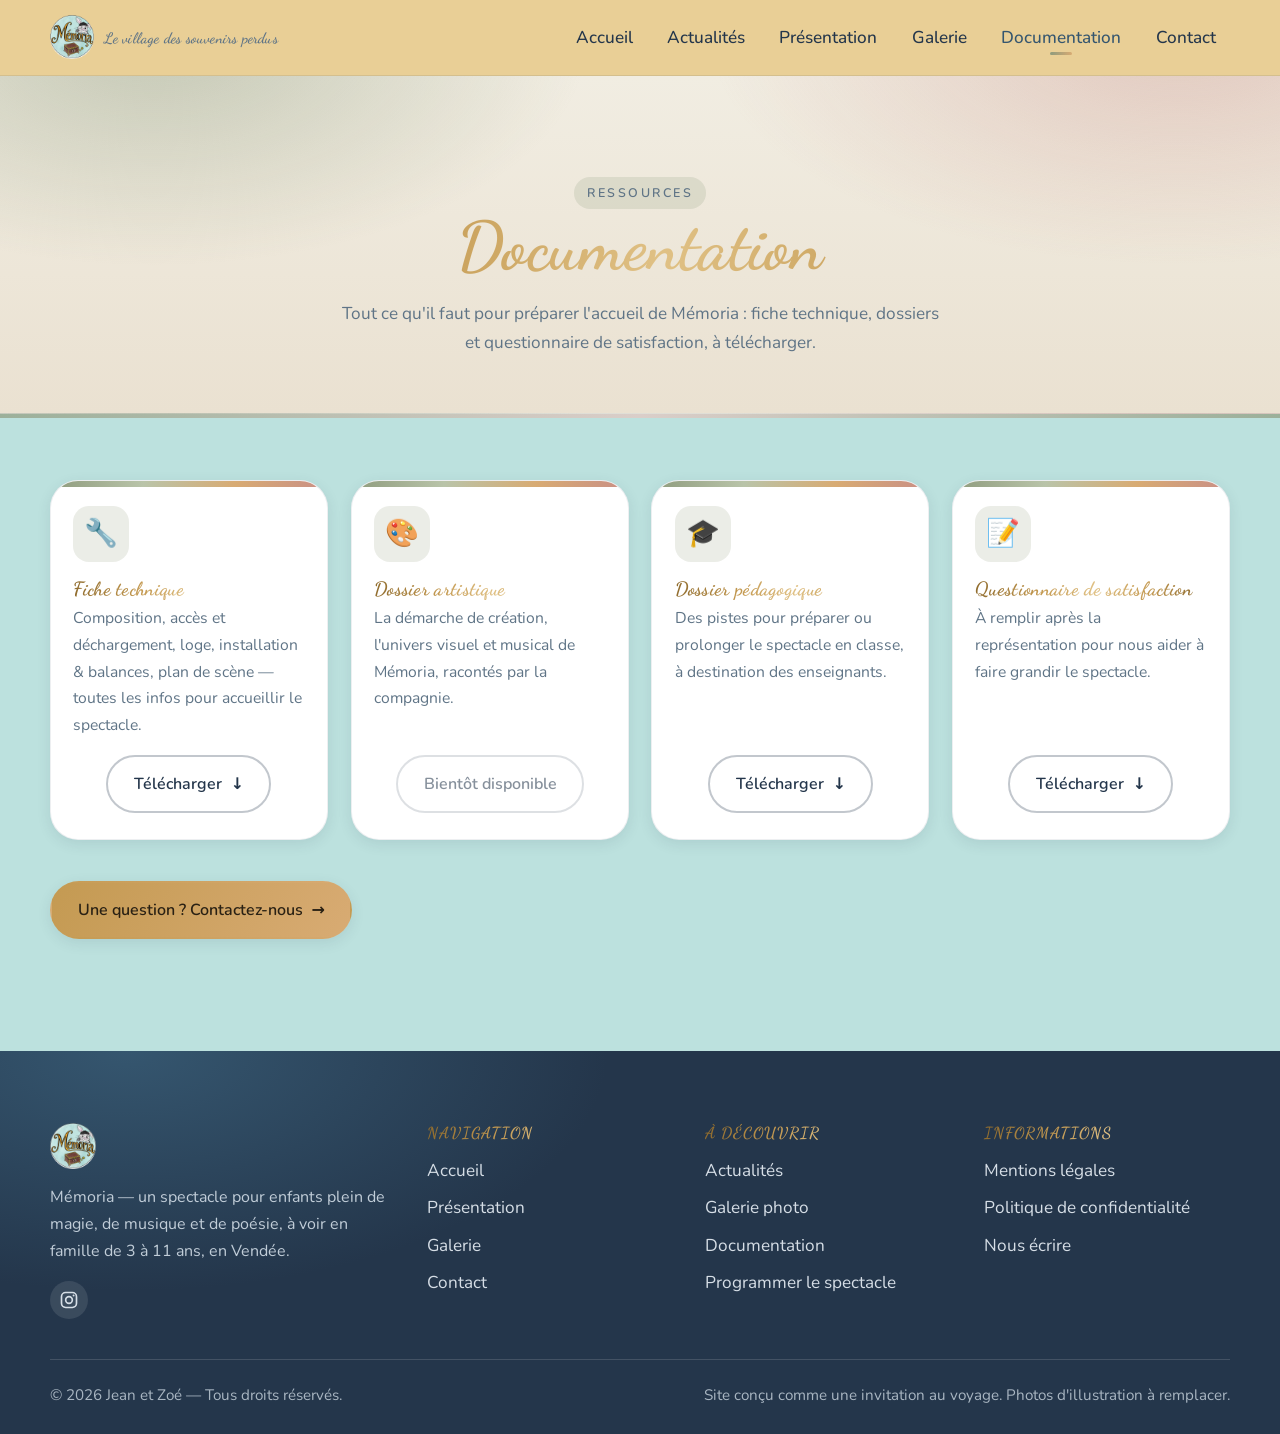
<file: documentation.html>
<!DOCTYPE html>
<html lang="fr">
<head>
  <meta charset="utf-8">
  <meta name="viewport" content="width=device-width, initial-scale=1">
  <title>Documentation — Mémoria | fiche technique, dossiers, questionnaire</title>
  <meta name="description" content="Téléchargez la fiche technique, le dossier artistique, le dossier pédagogique et le questionnaire de satisfaction du spectacle Mémoria.">
  <link rel="canonical" href="https://spectacle-memoria.fr/documentation.html">

  <meta property="og:type" content="website">
  <meta property="og:site_name" content="Mémoria">
  <meta property="og:title" content="Documentation — Mémoria">
  <meta property="og:description" content="Fiche technique, dossier artistique, dossier pédagogique et questionnaire de satisfaction à télécharger.">
  <meta property="og:image" content="https://spectacle-memoria.fr/assets/images/og-image.jpg">
  <meta property="og:url" content="https://spectacle-memoria.fr/documentation.html">
  <meta property="og:locale" content="fr_FR">
  <meta name="twitter:card" content="summary_large_image">
  <meta name="theme-color" content="#24364b">

  <link rel="icon" href="assets/icons/favicon.ico" sizes="any">
  <link rel="icon" type="image/png" href="assets/icons/favicon.png">
  <link rel="apple-touch-icon" href="assets/icons/apple-touch-icon.png">
  <link rel="stylesheet" href="css/fonts.css?v=1">
  <link rel="stylesheet" href="css/style.css?v=25">

  <script src="js/main.js" defer></script>
</head>
<body data-page="documentation">
  <a class="skip-link" href="#contenu">Aller au contenu principal</a>

  <header class="site-header">
    <div class="site-header__inner">
      <a class="brand" href="index.html" aria-label="Mémoria — Le village des souvenirs perdus — accueil">
        <img class="brand__mark" src="assets/icons/logo-mark.png" alt="" width="52" height="52">
        <span class="brand__tagline">Le village des souvenirs perdus</span>
      </a>
      <button class="nav-toggle" type="button" aria-label="Ouvrir le menu" aria-expanded="false" aria-controls="primary-nav">
        <span class="nav-toggle__bar" aria-hidden="true"></span>
      </button>
      <nav class="nav" id="primary-nav" aria-label="Navigation principale">
        <ul class="nav__list">
          <li><a class="nav__link" data-nav="accueil" href="index.html">Accueil</a></li>
          <li><a class="nav__link" data-nav="actualites" href="actualites.html">Actualités</a></li>
          <li><a class="nav__link" data-nav="presentation" href="presentation.html">Présentation</a></li>
          <li><a class="nav__link" data-nav="galerie" href="galerie.html">Galerie</a></li>
          <li><a class="nav__link" data-nav="documentation" href="documentation.html">Documentation</a></li>
          <li><a class="nav__link" data-nav="contact" href="contact.html">Contact</a></li>
        </ul>
      </nav>
    </div>
  </header>

  <main id="contenu">
    <div class="page-head">
      <div class="container">
        <p class="eyebrow">Ressources</p>
        <h1>Documentation</h1>
        <p>Tout ce qu'il faut pour préparer l'accueil de Mémoria&nbsp;: fiche technique, dossiers et questionnaire de satisfaction, à télécharger.</p>
      </div>
    </div>

    <section class="section section--sky" style="padding-top:1.5rem" data-notes="4">
      <div class="container">
        <div class="cards">

          <article class="card reveal">
            <div class="card__icon" aria-hidden="true">🔧</div>
            <h3>Fiche technique</h3>
            <p>Composition, accès et déchargement, loge, installation &amp; balances, plan de scène — toutes les infos pour accueillir le spectacle.</p>
            <p class="btn-row">
              <a class="btn btn--ghost" href="assets/documents/fiche-technique-memoria.pdf" download>Télécharger <span class="btn__arrow" aria-hidden="true">↓</span></a>
            </p>
          </article>

          <article class="card reveal" style="--reveal-delay:80ms">
            <div class="card__icon" aria-hidden="true">🎨</div>
            <h3>Dossier artistique</h3>
            <p>La démarche de création, l'univers visuel et musical de Mémoria, racontés par la compagnie.</p>
            <p class="btn-row">
              <span class="btn btn--ghost" aria-disabled="true" style="opacity:0.55;cursor:not-allowed;pointer-events:none">Bientôt disponible</span>
            </p>
          </article>

          <article class="card reveal" style="--reveal-delay:160ms">
            <div class="card__icon" aria-hidden="true">🎓</div>
            <h3>Dossier pédagogique</h3>
            <p>Des pistes pour préparer ou prolonger le spectacle en classe, à destination des enseignants.</p>
            <p class="btn-row">
              <a class="btn btn--ghost" href="assets/documents/dossier-pedagogique-memoria.pdf" download>Télécharger <span class="btn__arrow" aria-hidden="true">↓</span></a>
            </p>
          </article>

          <article class="card reveal" style="--reveal-delay:240ms">
            <div class="card__icon" aria-hidden="true">📝</div>
            <h3>Questionnaire de satisfaction</h3>
            <p>À remplir après la représentation pour nous aider à faire grandir le spectacle.</p>
            <p class="btn-row">
              <a class="btn btn--ghost" href="assets/documents/questionnaire-satisfaction-memoria.pdf" download>Télécharger <span class="btn__arrow" aria-hidden="true">↓</span></a>
            </p>
          </article>

        </div>

        <div class="btn-row reveal" style="margin-top:2.6rem">
          <a class="btn btn--primary" href="contact.html">Une question&nbsp;? Contactez-nous <span class="btn__arrow" aria-hidden="true">→</span></a>
        </div>
      </div>
    </section>
  </main>

  <footer class="site-footer">
    <div class="container">
      <div class="footer-grid">
        <div class="footer-brand">
          <img class="footer-brand__mark" src="assets/icons/logo-mark.png" alt="" width="52" height="52">
          <p>Mémoria — un spectacle pour enfants plein de magie, de musique et de poésie, à voir en famille de 3 à 11&nbsp;ans, en Vendée.</p>
          <div class="footer-socials" aria-label="Réseaux sociaux">
            <a href="https://www.instagram.com/spectacle.memoria/" aria-label="Instagram de Mémoria (@spectacle.memoria)" rel="noopener" target="_blank"><svg viewBox="0 0 24 24" width="20" height="20" fill="none" stroke="currentColor" stroke-width="2" aria-hidden="true" focusable="false"><rect x="3" y="3" width="18" height="18" rx="5"/><circle cx="12" cy="12" r="4"/><circle cx="17.5" cy="6.5" r="1.2" fill="currentColor" stroke="none"/></svg></a>
          </div>
        </div>
        <div>
          <h4>Navigation</h4>
          <ul>
            <li><a href="index.html">Accueil</a></li>
            <li><a href="presentation.html">Présentation</a></li>
            <li><a href="galerie.html">Galerie</a></li>
            <li><a href="contact.html">Contact</a></li>
          </ul>
        </div>
        <div>
          <h4>À découvrir</h4>
          <ul>
            <li><a href="actualites.html">Actualités</a></li>
            <li><a href="galerie.html">Galerie photo</a></li>
            <li><a href="documentation.html">Documentation</a></li>
            <li><a href="contact.html">Programmer le spectacle</a></li>
          </ul>
        </div>
        <div>
          <h4>Informations</h4>
          <ul>
            <li><a href="mentions-legales.html">Mentions légales</a></li>
            <li><a href="confidentialite.html">Politique de confidentialité</a></li>
            <li><a href="contact.html">Nous écrire</a></li>
          </ul>
        </div>
      </div>
      <div class="footer-bottom">
        <span>© <span data-year>2026</span> Jean et Zoé — Tous droits réservés.</span>
        <span>Site conçu comme une invitation au voyage. Photos d'illustration à remplacer.</span>
      </div>
    </div>
  </footer>
</body>
</html>
</file>
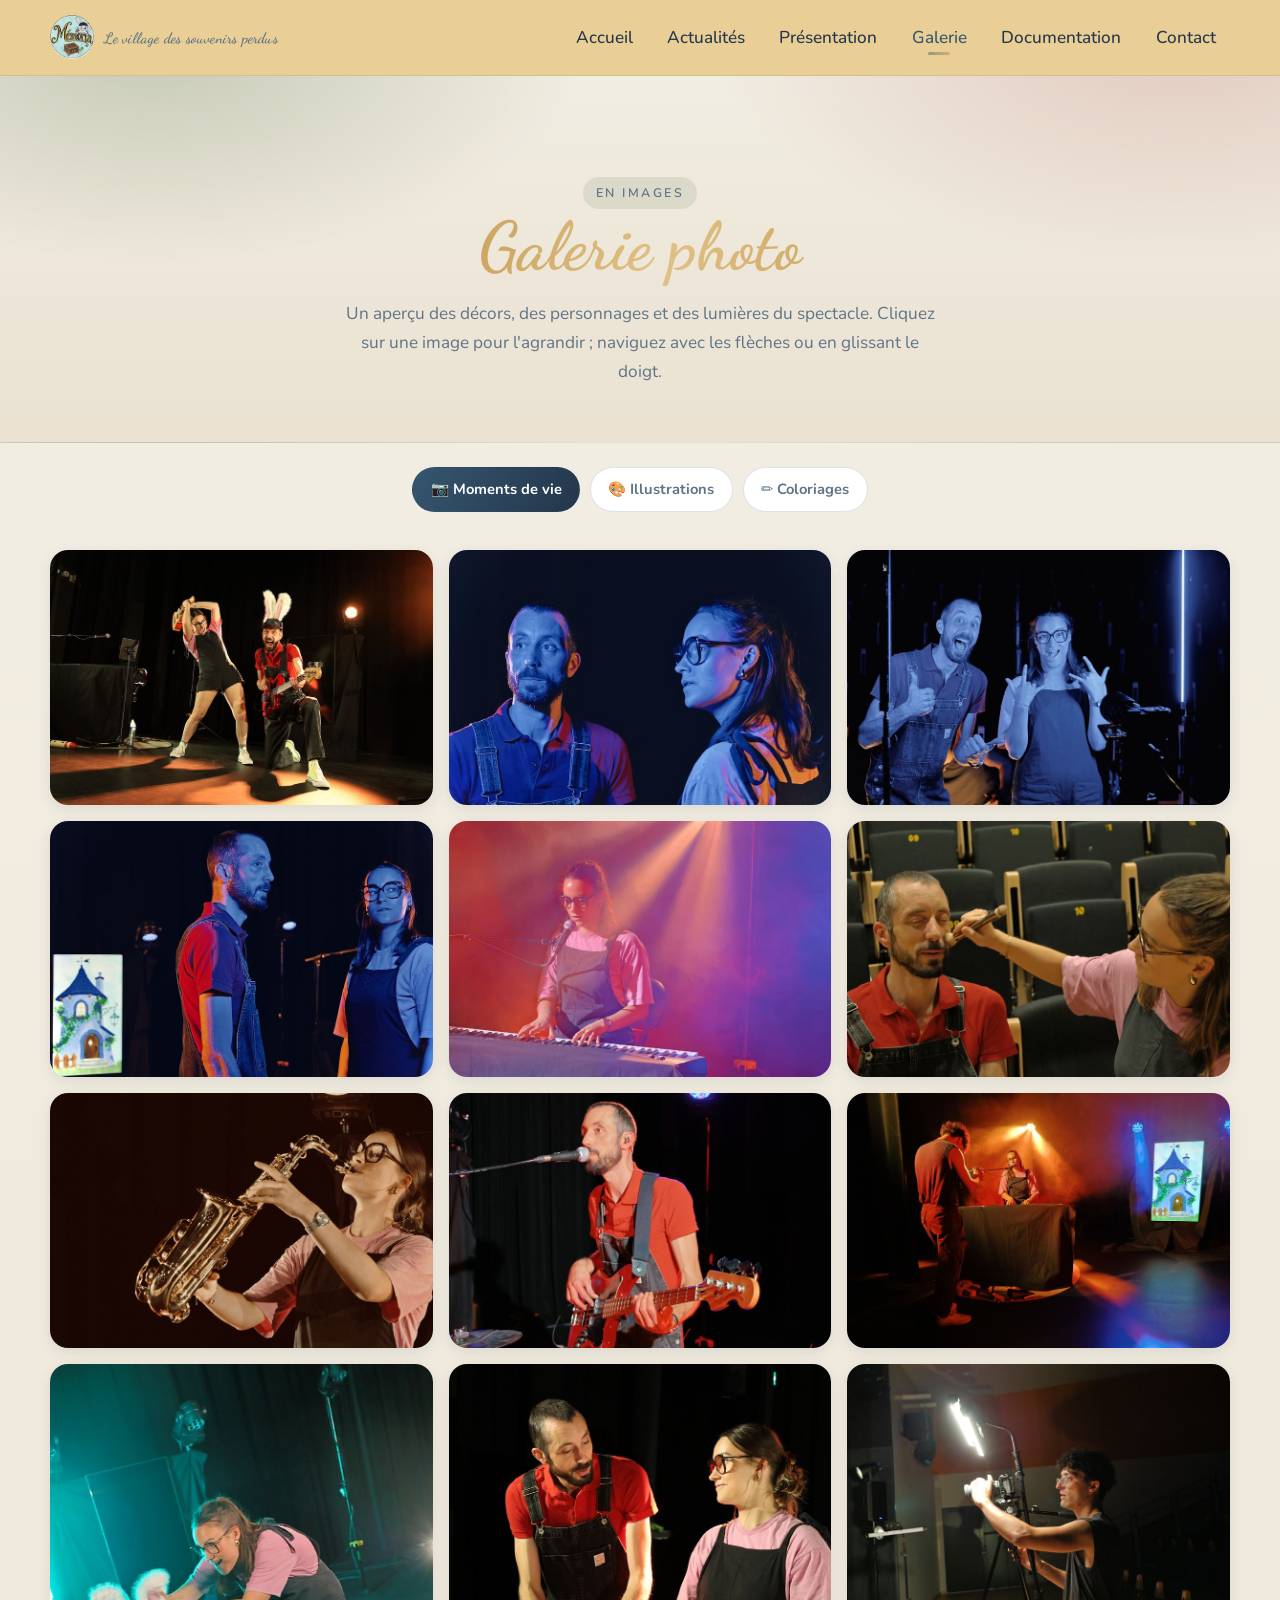
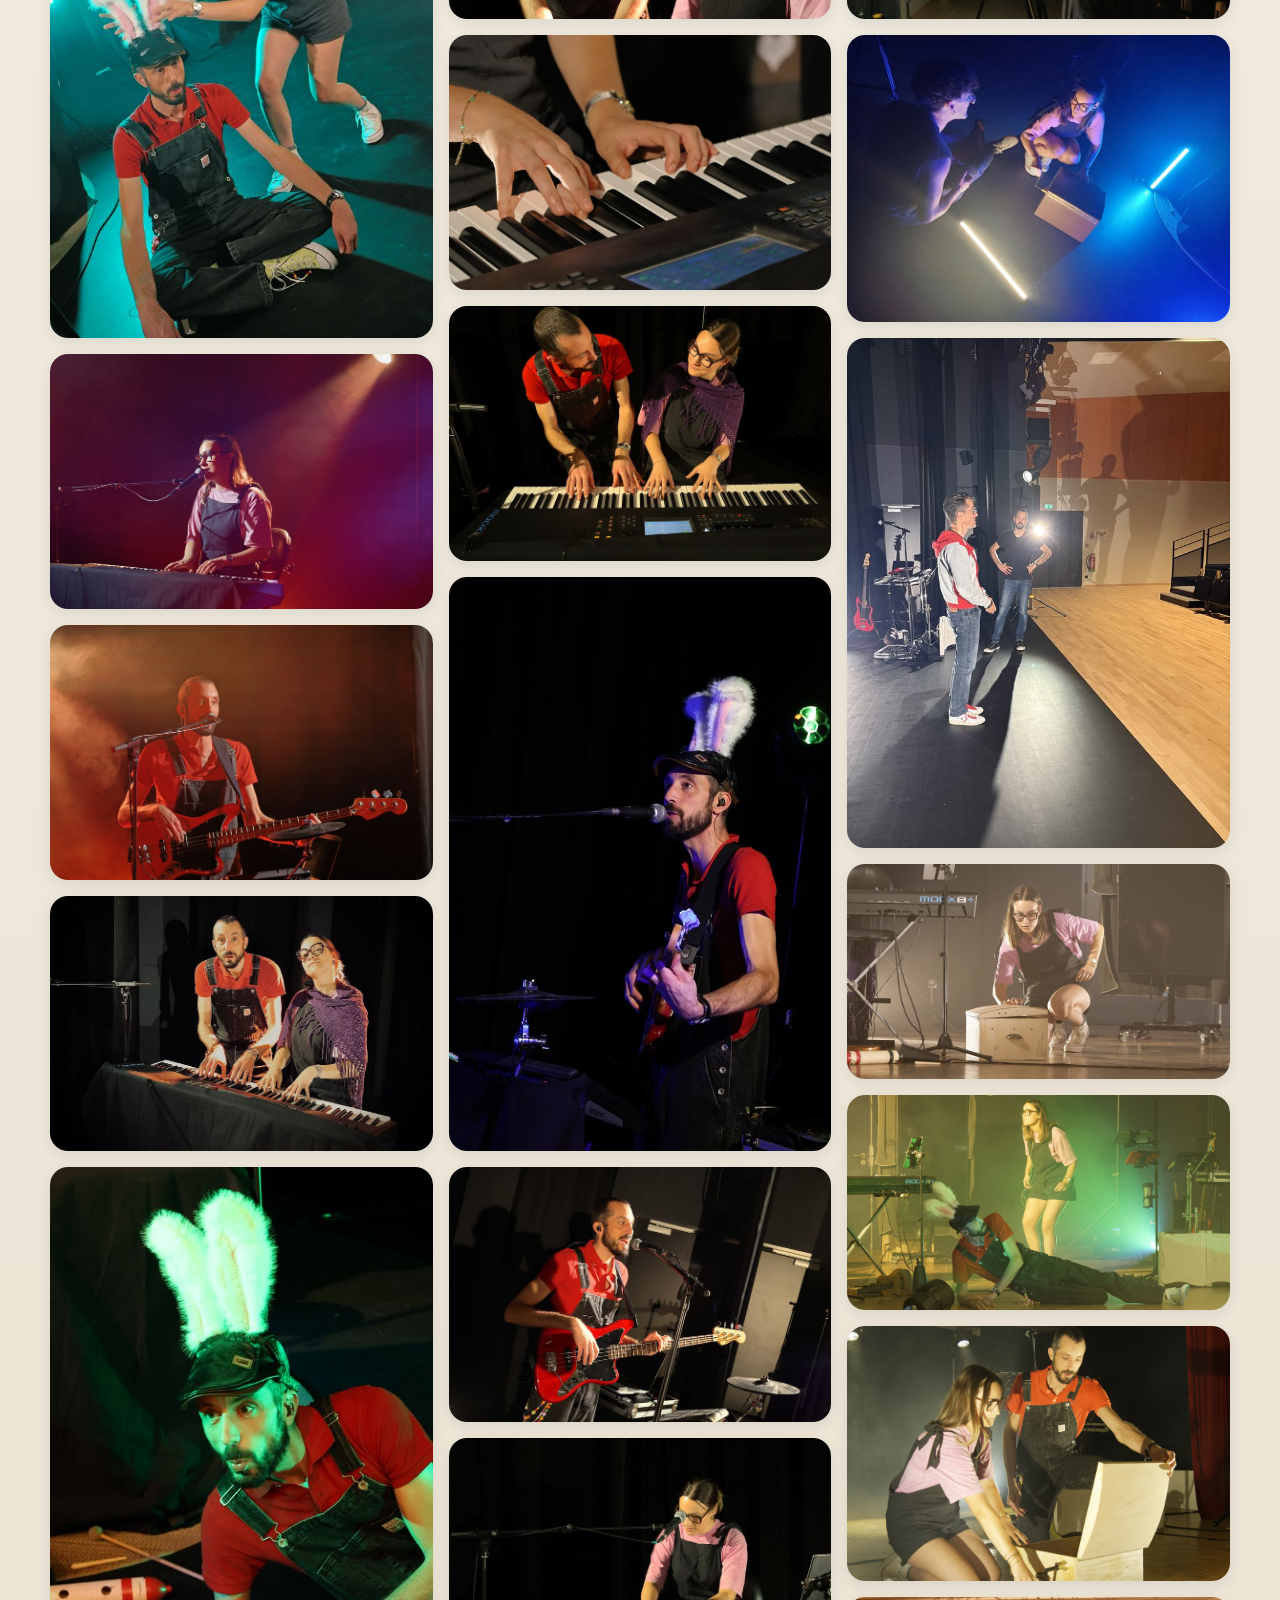
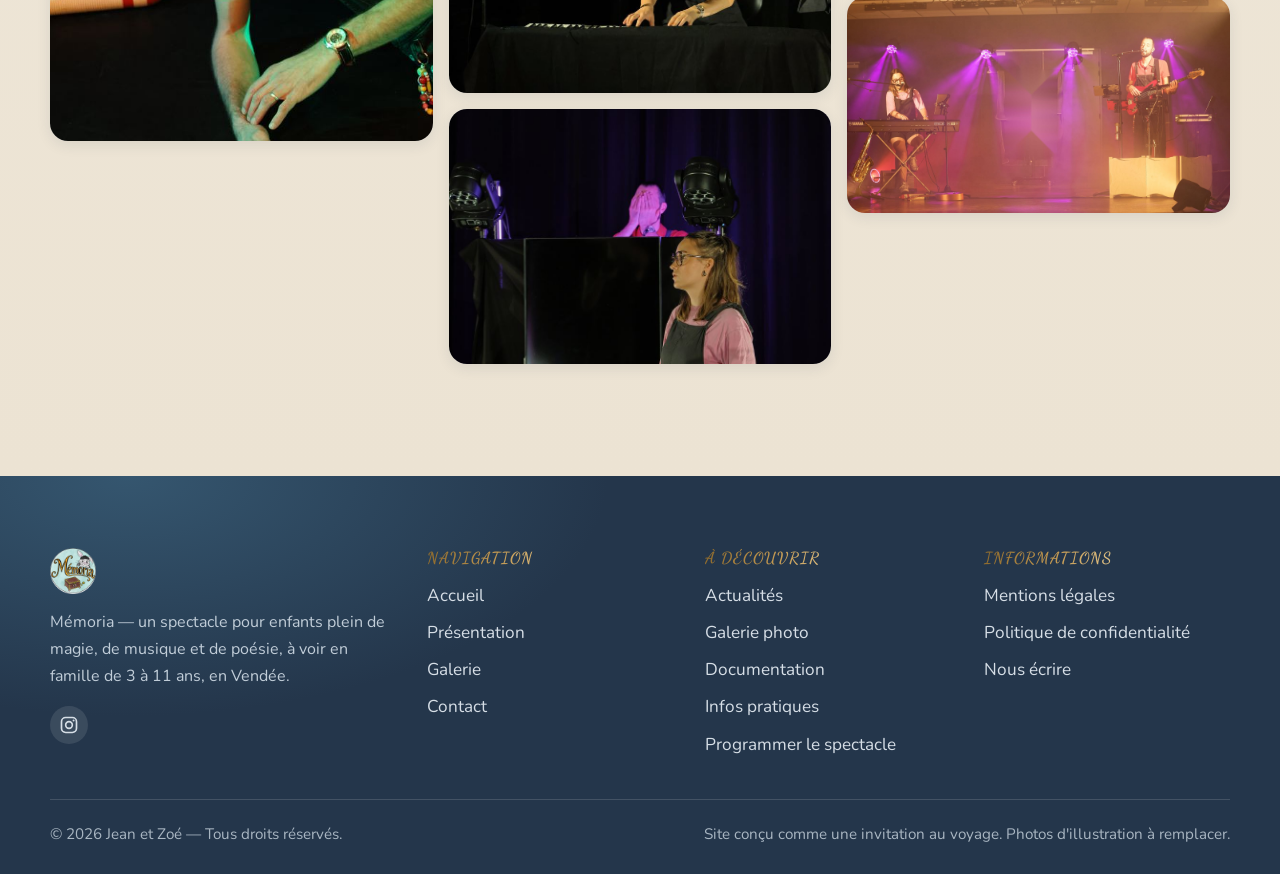
<file: galerie.html>
<!DOCTYPE html>
<html lang="fr">
<head>
  <meta charset="utf-8">
  <meta name="viewport" content="width=device-width, initial-scale=1">
  <title>Galerie photo — Mémoria, spectacle pour enfants</title>
  <meta name="description" content="Galerie photo du spectacle Mémoria : décors en papier, lumières et moments de représentation. Cliquez pour agrandir.">
  <link rel="canonical" href="https://spectacle-memoria.fr/galerie.html">

  <meta property="og:type" content="website">
  <meta property="og:site_name" content="Mémoria">
  <meta property="og:title" content="Galerie photo — Mémoria">
  <meta property="og:description" content="Décors, lumières et moments de représentation du spectacle Mémoria.">
  <meta property="og:image" content="https://spectacle-memoria.fr/assets/images/og-image.jpg">
  <meta property="og:url" content="https://spectacle-memoria.fr/galerie.html">
  <meta property="og:locale" content="fr_FR">
  <meta name="twitter:card" content="summary_large_image">
  <meta name="theme-color" content="#24364b">

  <link rel="icon" href="assets/icons/favicon.ico" sizes="any">
  <link rel="icon" type="image/png" href="assets/icons/favicon.png">
  <link rel="apple-touch-icon" href="assets/icons/apple-touch-icon.png">
  <link rel="stylesheet" href="css/fonts.css?v=1">
  <link rel="stylesheet" href="css/style.css?v=25">

  <script src="js/main.js" defer></script>
  <script src="js/tabs.js" defer></script>
  <script src="js/lightbox.js" defer></script>
</head>
<body data-page="galerie">
  <a class="skip-link" href="#contenu">Aller au contenu principal</a>

  <header class="site-header">
    <div class="site-header__inner">
      <a class="brand" href="index.html" aria-label="Mémoria — Le village des souvenirs perdus — accueil">
        <img class="brand__mark" src="assets/icons/logo-mark.png" alt="" width="52" height="52">
        <span class="brand__tagline">Le village des souvenirs perdus</span>
      </a>
      <button class="nav-toggle" type="button" aria-label="Ouvrir le menu" aria-expanded="false" aria-controls="primary-nav">
        <span class="nav-toggle__bar" aria-hidden="true"></span>
      </button>
      <nav class="nav" id="primary-nav" aria-label="Navigation principale">
        <ul class="nav__list">
          <li><a class="nav__link" data-nav="accueil" href="index.html">Accueil</a></li>
          <li><a class="nav__link" data-nav="actualites" href="actualites.html">Actualités</a></li>
          <li><a class="nav__link" data-nav="presentation" href="presentation.html">Présentation</a></li>
          <li><a class="nav__link" data-nav="galerie" href="galerie.html">Galerie</a></li>
          <li><a class="nav__link" data-nav="documentation" href="documentation.html">Documentation</a></li>
          <li><a class="nav__link" data-nav="contact" href="contact.html">Contact</a></li>
        </ul>
      </nav>
    </div>
  </header>

  <main id="contenu">
    <div class="page-head">
      <div class="container">
        <p class="eyebrow">En images</p>
        <h1>Galerie photo</h1>
        <p>Un aperçu des décors, des personnages et des lumières du spectacle. Cliquez sur une image pour l'agrandir&nbsp;; naviguez avec les flèches ou en glissant le doigt.</p>
      </div>
    </div>

    <section class="section section--wash" style="padding-top:1.5rem" data-notes="4">
      <div class="container">
        <!-- Onglets de la galerie : chaque panneau a son propre .gallery.
             Pour ajouter une image : copiez un bloc <button class="gallery__item">
             dans le panneau voulu. Réglages des onglets : js/tabs.js -->
        <div class="tabs" role="tablist" aria-label="Catégories de la galerie">
          <button class="tabs__btn is-active" type="button" role="tab" id="tab-photos" aria-selected="true" aria-controls="panel-photos" data-tab="photos">📷 Moments de vie</button>
          <button class="tabs__btn" type="button" role="tab" id="tab-dessins" aria-selected="false" tabindex="-1" aria-controls="panel-dessins" data-tab="dessins">🎨 Illustrations</button>
          <button class="tabs__btn" type="button" role="tab" id="tab-coloriages" aria-selected="false" tabindex="-1" aria-controls="panel-coloriages" data-tab="coloriages">✏️ Coloriages</button>
        </div>

        <!-- ===== Onglet « Illustrations » : dessins des personnages & de l'univers ===== -->
        <div class="gallery gallery-panel" id="panel-dessins" role="tabpanel" aria-labelledby="tab-dessins" data-tab-panel="dessins" hidden>
          <button class="gallery__item reveal" type="button" data-full="assets/images/marie.jpg?v=2" data-caption="Marie, personnage du spectacle">
            <span class="shot" style="aspect-ratio:3/4"><img src="assets/images/marie.jpg?v=2" alt="Portrait illustré de Marie, cheveux bruns ondulés et lunettes rondes" loading="lazy"></span>
            <span class="gallery__cap">Marie</span>
          </button>
          <button class="gallery__item reveal" type="button" data-full="assets/images/jules.jpg?v=2" data-caption="Jules, personnage du spectacle">
            <span class="shot" style="aspect-ratio:3/4"><img src="assets/images/jules.jpg?v=2" alt="Portrait illustré de Jules, cheveux bruns et pull orange" loading="lazy"></span>
            <span class="gallery__cap">Jules</span>
          </button>
          <button class="gallery__item reveal" type="button" data-full="assets/images/pompon-moto.jpg" data-caption="Pompon à moto">
            <span class="shot" style="aspect-ratio:5/6"><img src="assets/images/pompon-moto.jpg" alt="Illustration : Pompon le lapin, casquette, lunettes de soleil et blouson, une carotte à la bouche, sur sa moto rouge" loading="lazy"></span>
            <span class="gallery__cap">Pompon à moto</span>
          </button>
          <button class="gallery__item reveal" type="button" data-full="assets/images/melisande.jpg?v=2" data-caption="Marie et Mélisande">
            <span class="shot" style="aspect-ratio:3/4"><img src="assets/images/melisande.jpg?v=2" alt="Illustration : Mélisande, une dame âgée, et Marie dans une cuisine fleurie" loading="lazy"></span>
            <span class="gallery__cap">Marie et Mélisande</span>
          </button>
          <button class="gallery__item reveal" type="button" data-full="assets/images/ridedou-orange.jpg" data-caption="Un Ridédou">
            <span class="shot" style="aspect-ratio:3/4"><img src="assets/images/ridedou-orange.jpg" alt="Illustration d'un Ridédou orange, au long cou, lisant un livre au jardin" loading="lazy"></span>
            <span class="gallery__cap">Un Ridédou</span>
          </button>
          <button class="gallery__item reveal" type="button" data-full="assets/images/ridedous-affoles.jpg" data-caption="Les Ridédous affolés">
            <span class="shot" style="aspect-ratio:5/4"><img src="assets/images/ridedous-affoles.jpg" alt="Illustration : deux Ridédous paniqués, le violet et l'orange, fuient une maison verte qui s'écroule dans un nuage de poussière" loading="lazy"></span>
            <span class="gallery__cap">Les Ridédous affolés</span>
          </button>
          <button class="gallery__item reveal" type="button" data-full="assets/images/village-de-memoria.jpg" data-caption="Le village de Memoria">
            <span class="shot" style="aspect-ratio:4/3"><img src="assets/images/village-de-memoria.jpg" alt="Illustration : vue d'ensemble du village de Memoria, ses maisons colorées et son pont de pierre" loading="lazy"></span>
            <span class="gallery__cap">Le village de Memoria</span>
          </button>
          <button class="gallery__item reveal" type="button" data-full="assets/images/cle-de-sol.jpg?v=2" data-caption="La maison en clé de sol">
            <span class="shot" style="aspect-ratio:2/3"><img src="assets/images/cle-de-sol.jpg?v=2" alt="Illustration : une maison en forme de clé de sol, entourée de fleurs et de nuages" loading="lazy"></span>
            <span class="gallery__cap">La maison en clé de sol</span>
          </button>
          <button class="gallery__item reveal" type="button" data-full="assets/images/maison-rose.jpg" data-caption="La maison rose">
            <span class="shot" style="aspect-ratio:2/3"><img src="assets/images/maison-rose.jpg" alt="Illustration : une maison rose couverte de fleurs et de lierre, avec des oiseaux bleus dans les arbres" loading="lazy"></span>
            <span class="gallery__cap">La maison rose</span>
          </button>
          <button class="gallery__item reveal" type="button" data-full="assets/images/amour-jeunesse.jpg?v=2" data-caption="Un amour de jeunesse">
            <span class="shot" style="aspect-ratio:2/3"><img src="assets/images/amour-jeunesse.jpg?v=2" alt="Illustration : deux jeunes gens enlacés dans une pluie de fleurs roses" loading="lazy"></span>
            <span class="gallery__cap">Un amour de jeunesse</span>
          </button>
        </div>

        <!-- ===== Onglet « Moments de vie » (affiché par défaut) : photos du spectacle ===== -->
        <div class="gallery gallery-panel" id="panel-photos" role="tabpanel" aria-labelledby="tab-photos" data-tab-panel="photos">
          <button class="gallery__item reveal" type="button" data-full="assets/images/moments/pompon-et-zoe-en-scene.jpg" data-caption="Pompon et Zoé en plein numéro">
            <span class="shot" style="aspect-ratio:3/2"><img src="assets/images/moments/pompon-et-zoe-en-scene-800.jpg" alt="Zoé, guitare levée, et Jean coiffé des oreilles de Pompon, basse à la main, en plein numéro sur scène" loading="lazy"></span>
          </button>
          <button class="gallery__item reveal" type="button" data-full="assets/images/moments/jean-zoe-maison-bleue.jpg" data-caption="Jean et Zoé devant la maison bleue">
            <span class="shot" style="aspect-ratio:3/2"><img src="assets/images/moments/jean-zoe-maison-bleue-800.jpg" alt="Jean et Zoé sur scène sous une lumière bleue, l'illustration de la maison bleue de Memoria en arrière-plan" loading="lazy"></span>
          </button>
          <button class="gallery__item reveal" type="button" data-full="assets/images/moments/zoe-saxophone.jpg" data-caption="Zoé au saxophone">
            <span class="shot" style="aspect-ratio:3/2"><img src="assets/images/moments/zoe-saxophone-800.jpg" alt="Zoé joue du saxophone sous une lumière chaude" loading="lazy"></span>
          </button>
          <button class="gallery__item reveal" type="button" data-full="assets/images/moments/zoe-et-pompon.jpg" data-caption="Zoé et Pompon">
            <span class="shot" style="aspect-ratio:2/3"><img src="assets/images/moments/zoe-et-pompon-800.jpg" alt="Zoé se penche vers Jean, assis au sol avec les oreilles de lapin de Pompon, sous une lumière verte" loading="lazy"></span>
          </button>
          <button class="gallery__item reveal" type="button" data-full="assets/images/moments/zoe-chant-clavier-rouge.jpg" data-caption="Zoé chante au clavier">
            <span class="shot" style="aspect-ratio:3/2"><img src="assets/images/moments/zoe-chant-clavier-rouge-800.jpg" alt="Zoé chante en jouant du clavier, dans une lumière rouge et violette" loading="lazy"></span>
          </button>
          <button class="gallery__item reveal" type="button" data-full="assets/images/moments/jean-basse-lumiere-orangee.jpg" data-caption="Jean à la basse">
            <span class="shot" style="aspect-ratio:3/2"><img src="assets/images/moments/jean-basse-lumiere-orangee-800.jpg" alt="Jean joue de la basse rouge dans une lumière orangée et brumeuse" loading="lazy"></span>
          </button>
          <button class="gallery__item reveal" type="button" data-full="assets/images/moments/quatre-mains-clavier.jpg" data-caption="À quatre mains au clavier">
            <span class="shot" style="aspect-ratio:3/2"><img src="assets/images/moments/quatre-mains-clavier-800.jpg" alt="Jean et Zoé, châle violet sur les épaules, jouent ensemble au clavier" loading="lazy"></span>
          </button>
          <button class="gallery__item reveal" type="button" data-full="assets/images/moments/pompon-lumiere-verte.jpg" data-caption="Pompon">
            <span class="shot" style="aspect-ratio:2/3"><img src="assets/images/moments/pompon-lumiere-verte-800.jpg" alt="Jean, en Pompon avec casquette et oreilles de lapin, accroupi sous une lumière verte" loading="lazy"></span>
          </button>
          <button class="gallery__item reveal" type="button" data-full="assets/images/moments/jean-zoe-regards.jpg" data-caption="Regards vers Memoria">
            <span class="shot" style="aspect-ratio:3/2"><img src="assets/images/moments/jean-zoe-regards-800.jpg" alt="Gros plan sur Jean et Zoé, le regard tourné dans la même direction, sous une lumière bleue" loading="lazy"></span>
          </button>
          <button class="gallery__item reveal" type="button" data-full="assets/images/moments/zoe-clavier-projecteurs.jpg" data-caption="Zoé sous les projecteurs">
            <span class="shot" style="aspect-ratio:3/2"><img src="assets/images/moments/zoe-clavier-projecteurs-800.jpg" alt="Zoé au clavier dans les faisceaux de lumière rose et violette" loading="lazy"></span>
          </button>
          <button class="gallery__item reveal" type="button" data-full="assets/images/moments/jean-chant-basse.jpg" data-caption="Jean chante">
            <span class="shot" style="aspect-ratio:3/2"><img src="assets/images/moments/jean-chant-basse-800.jpg" alt="Jean chante au micro en jouant de la basse" loading="lazy"></span>
          </button>
          <button class="gallery__item reveal" type="button" data-full="assets/images/moments/jean-zoe-complicite.jpg" data-caption="Jean et Zoé, complices">
            <span class="shot" style="aspect-ratio:3/2"><img src="assets/images/moments/jean-zoe-complicite-800.jpg" alt="Jean et Zoé échangent un regard complice sur scène" loading="lazy"></span>
          </button>
          <button class="gallery__item reveal" type="button" data-full="assets/images/moments/mains-clavier.jpg" data-caption="Les mains sur le clavier">
            <span class="shot" style="aspect-ratio:3/2"><img src="assets/images/moments/mains-clavier-800.jpg" alt="Gros plan sur des mains qui jouent du clavier" loading="lazy"></span>
          </button>
          <button class="gallery__item reveal" type="button" data-full="assets/images/moments/quatre-mains-gros-plan.jpg" data-caption="Un air à quatre mains">
            <span class="shot" style="aspect-ratio:3/2"><img src="assets/images/moments/quatre-mains-gros-plan-800.jpg" alt="Jean et Zoé penchés sur le clavier, jouant à quatre mains" loading="lazy"></span>
          </button>
          <button class="gallery__item reveal" type="button" data-full="assets/images/moments/pompon-guitare.jpg" data-caption="Pompon à la guitare">
            <span class="shot" style="aspect-ratio:2/3"><img src="assets/images/moments/pompon-guitare-800.jpg" alt="Jean, en Pompon avec oreilles de lapin et casquette, chante en jouant de la guitare" loading="lazy"></span>
          </button>
          <button class="gallery__item reveal" type="button" data-full="assets/images/moments/jean-basse-concert.jpg" data-caption="Jean en concert">
            <span class="shot" style="aspect-ratio:3/2"><img src="assets/images/moments/jean-basse-concert-800.jpg" alt="Jean chante et joue de la basse rouge sur scène" loading="lazy"></span>
          </button>
          <button class="gallery__item reveal" type="button" data-full="assets/images/moments/zoe-chant-piano.jpg" data-caption="Zoé chante au piano">
            <span class="shot" style="aspect-ratio:3/2"><img src="assets/images/moments/zoe-chant-piano-800.jpg" alt="Zoé chante au micro derrière son clavier" loading="lazy"></span>
          </button>
          <button class="gallery__item reveal" type="button" data-full="assets/images/moments/zoe-et-jean-cache.jpg" data-caption="Zoé… et Jean caché">
            <span class="shot" style="aspect-ratio:3/2"><img src="assets/images/moments/zoe-et-jean-cache-800.jpg" alt="Zoé sur scène pendant que Jean se cache le visage derrière un pupitre" loading="lazy"></span>
          </button>
          <button class="gallery__item reveal" type="button" data-full="assets/images/moments/fous-rires-coulisses.jpg" data-caption="Fous rires entre deux prises">
            <span class="shot" style="aspect-ratio:3/2"><img src="assets/images/moments/fous-rires-coulisses-800.jpg" alt="Jean et Zoé font des grimaces sous une lumière bleue" loading="lazy"></span>
          </button>
          <button class="gallery__item reveal" type="button" data-full="assets/images/moments/coulisses-maquillage.jpg" data-caption="Maquillage avant d'entrer en scène">
            <span class="shot" style="aspect-ratio:3/2"><img src="assets/images/moments/coulisses-maquillage-800.jpg" alt="En coulisses, Zoé maquille Jean dans les gradins de la salle" loading="lazy"></span>
          </button>
          <button class="gallery__item reveal" type="button" data-full="assets/images/moments/tournage-teaser-brume.jpg" data-caption="Tournage du teaser dans la brume">
            <span class="shot" style="aspect-ratio:3/2"><img src="assets/images/moments/tournage-teaser-brume-800.jpg" alt="Tournage du teaser : Jean et Zoé sur une scène baignée de brume orangée" loading="lazy"></span>
          </button>
          <button class="gallery__item reveal" type="button" data-full="assets/images/moments/tournage-teaser-camera.jpg" data-caption="Caméra au poing pour le teaser">
            <span class="shot" style="aspect-ratio:3/2"><img src="assets/images/moments/tournage-teaser-camera-800.jpg" alt="Le vidéaste filme une scène du teaser, caméra à la main, à côté d'un projecteur" loading="lazy"></span>
          </button>
          <button class="gallery__item reveal" type="button" data-full="assets/images/moments/tournage-teaser-plongee.jpg" data-caption="Le teaser vu d'en haut">
            <span class="shot" style="aspect-ratio:4/3"><img src="assets/images/moments/tournage-teaser-plongee-800.jpg" alt="Vue en plongée du tournage du teaser : le vidéaste filme Zoé, assise sur scène entre deux tubes lumineux" loading="lazy"></span>
          </button>
          <button class="gallery__item reveal" type="button" data-full="assets/images/moments/mise-en-place-plateau.jpg" data-caption="Mise en place sur le plateau">
            <span class="shot" style="aspect-ratio:3/4"><img src="assets/images/moments/mise-en-place-plateau-800.jpg" alt="Jean et Zoé règlent la scène avant une répétition, dans une grande salle" loading="lazy"></span>
          </button>
          <button class="gallery__item reveal" type="button" data-full="assets/images/memoria-repetition-boite-a-musique.jpg" data-caption="En répétition, à l'ouverture de la boîte à musique">
            <span class="shot" style="aspect-ratio:16/9"><img src="assets/images/memoria-repetition-boite-a-musique.jpg" alt="Zoé en répétition, ouvrant la boîte à musique en bois sur scène" loading="lazy"></span>
          </button>
          <button class="gallery__item reveal" type="button" data-full="assets/images/memoria-jean-zoe-repetition.jpg" data-caption="Jean et Zoé en répétition">
            <span class="shot" style="aspect-ratio:16/9"><img src="assets/images/memoria-jean-zoe-repetition.jpg" alt="Jean, avec des oreilles de lapin, et Zoé en répétition sur scène" loading="lazy"></span>
          </button>
          <button class="gallery__item reveal" type="button" data-full="assets/images/memoria-jean-zoe-boite-a-musique.jpg" data-caption="Zoé et Jean autour de la boîte à musique">
            <span class="shot" style="aspect-ratio:3/2"><img src="assets/images/memoria-jean-zoe-boite-a-musique.jpg" alt="Zoé et Jean penchés au-dessus de la grande boîte à musique en bois" loading="lazy"></span>
          </button>
          <button class="gallery__item reveal" type="button" data-full="assets/images/memoria-jean-zoe-concert.jpg" data-caption="Zoé et Jean en concert">
            <span class="shot" style="aspect-ratio:16/9"><img src="assets/images/memoria-jean-zoe-concert.jpg" alt="Zoé au clavier et Jean à la basse, en pleine représentation sous les lumières violettes" loading="lazy"></span>
          </button>
        </div>

        <!-- ===== Onglet 3 : coloriages à imprimer ===== -->
        <div class="gallery gallery-panel" id="panel-coloriages" role="tabpanel" aria-labelledby="tab-coloriages" data-tab-panel="coloriages" hidden>
          <div class="coloriage-card">
            <button class="gallery__item reveal" type="button" data-full="assets/images/coloriage-pompon-moto.png?v=2" data-caption="Pompon sur sa moto">
              <span class="shot" style="aspect-ratio:7/9"><img src="assets/images/coloriage-pompon-moto.png?v=2" alt="Coloriage à imprimer : Pompon le lapin, casquette et lunettes de soleil, sur sa moto" loading="lazy"></span>
              <span class="gallery__cap">Pompon sur sa moto</span>
            </button>
            <p class="btn-row coloriage-card__dl"><a class="btn btn--ghost" href="assets/images/coloriage-pompon-moto.png?v=2" download="coloriage-pompon-moto.png">Télécharger pour imprimer <span class="btn__arrow" aria-hidden="true">↓</span></a></p>
          </div>
          <div class="coloriage-card">
            <button class="gallery__item reveal" type="button" style="--reveal-delay:80ms" data-full="assets/images/coloriage-pompon-et-marie.png?v=2" data-caption="Pompon et Marie">
              <span class="shot" style="aspect-ratio:3/4"><img src="assets/images/coloriage-pompon-et-marie.png?v=2" alt="Coloriage à imprimer : Marie, lunettes rondes, qui serre Pompon le lapin dans ses bras" loading="lazy"></span>
              <span class="gallery__cap">Pompon et Marie</span>
            </button>
            <p class="btn-row coloriage-card__dl"><a class="btn btn--ghost" href="assets/images/coloriage-pompon-et-marie.png?v=2" download="coloriage-pompon-et-marie.png">Télécharger pour imprimer <span class="btn__arrow" aria-hidden="true">↓</span></a></p>
          </div>
          <div class="coloriage-card">
            <button class="gallery__item reveal" type="button" style="--reveal-delay:160ms" data-full="assets/images/coloriage-ridedous-maison-jaune.png?v=2" data-caption="Les Ridédous réparent la maison jaune">
              <span class="shot" style="aspect-ratio:9/8"><img src="assets/images/coloriage-ridedous-maison-jaune.png?v=2" alt="Coloriage à imprimer : deux Ridédous qui réparent le toit de la maison jaune" loading="lazy"></span>
              <span class="gallery__cap">Les Ridédous réparent la maison jaune</span>
            </button>
            <p class="btn-row coloriage-card__dl"><a class="btn btn--ghost" href="assets/images/coloriage-ridedous-maison-jaune.png?v=2" download="coloriage-ridedous-maison-jaune.png">Télécharger pour imprimer <span class="btn__arrow" aria-hidden="true">↓</span></a></p>
          </div>
          <div class="coloriage-card">
            <button class="gallery__item reveal" type="button" style="--reveal-delay:240ms" data-full="assets/images/coloriage-ridedou.png?v=2" data-caption="Un Ridédou">
              <span class="shot" style="aspect-ratio:5/8"><img src="assets/images/coloriage-ridedou.png?v=2" alt="Coloriage à imprimer : un Ridédou aux grands yeux et longues oreilles" loading="lazy"></span>
              <span class="gallery__cap">Un Ridédou</span>
            </button>
            <p class="btn-row coloriage-card__dl"><a class="btn btn--ghost" href="assets/images/coloriage-ridedou.png?v=2" download="coloriage-ridedou.png">Télécharger pour imprimer <span class="btn__arrow" aria-hidden="true">↓</span></a></p>
          </div>
        </div>
      </div>
    </section>
  </main>

  <footer class="site-footer">
    <div class="container">
      <div class="footer-grid">
        <div class="footer-brand">
          <img class="footer-brand__mark" src="assets/icons/logo-mark.png" alt="" width="52" height="52">
          <p>Mémoria — un spectacle pour enfants plein de magie, de musique et de poésie, à voir en famille de 3 à 11&nbsp;ans, en Vendée.</p>
          <div class="footer-socials" aria-label="Réseaux sociaux">
            <a href="https://www.instagram.com/spectacle.memoria/" aria-label="Instagram de Mémoria (@spectacle.memoria)" rel="noopener" target="_blank"><svg viewBox="0 0 24 24" width="20" height="20" fill="none" stroke="currentColor" stroke-width="2" aria-hidden="true" focusable="false"><rect x="3" y="3" width="18" height="18" rx="5"/><circle cx="12" cy="12" r="4"/><circle cx="17.5" cy="6.5" r="1.2" fill="currentColor" stroke="none"/></svg></a>
          </div>
        </div>
        <div>
          <h4>Navigation</h4>
          <ul>
            <li><a href="index.html">Accueil</a></li>
            <li><a href="presentation.html">Présentation</a></li>
            <li><a href="galerie.html">Galerie</a></li>
            <li><a href="contact.html">Contact</a></li>
          </ul>
        </div>
        <div>
          <h4>À découvrir</h4>
          <ul>
            <li><a href="actualites.html">Actualités</a></li>
            <li><a href="galerie.html">Galerie photo</a></li>
            <li><a href="documentation.html">Documentation</a></li>
            <li><a href="presentation.html#infos-pratiques">Infos pratiques</a></li>
            <li><a href="contact.html">Programmer le spectacle</a></li>
          </ul>
        </div>
        <div>
          <h4>Informations</h4>
          <ul>
            <li><a href="mentions-legales.html">Mentions légales</a></li>
            <li><a href="confidentialite.html">Politique de confidentialité</a></li>
            <li><a href="contact.html">Nous écrire</a></li>
          </ul>
        </div>
      </div>
      <div class="footer-bottom">
        <span>© <span data-year>2026</span> Jean et Zoé — Tous droits réservés.</span>
        <span>Site conçu comme une invitation au voyage. Photos d'illustration à remplacer.</span>
      </div>
    </div>
  </footer>
</body>
</html>
</file>
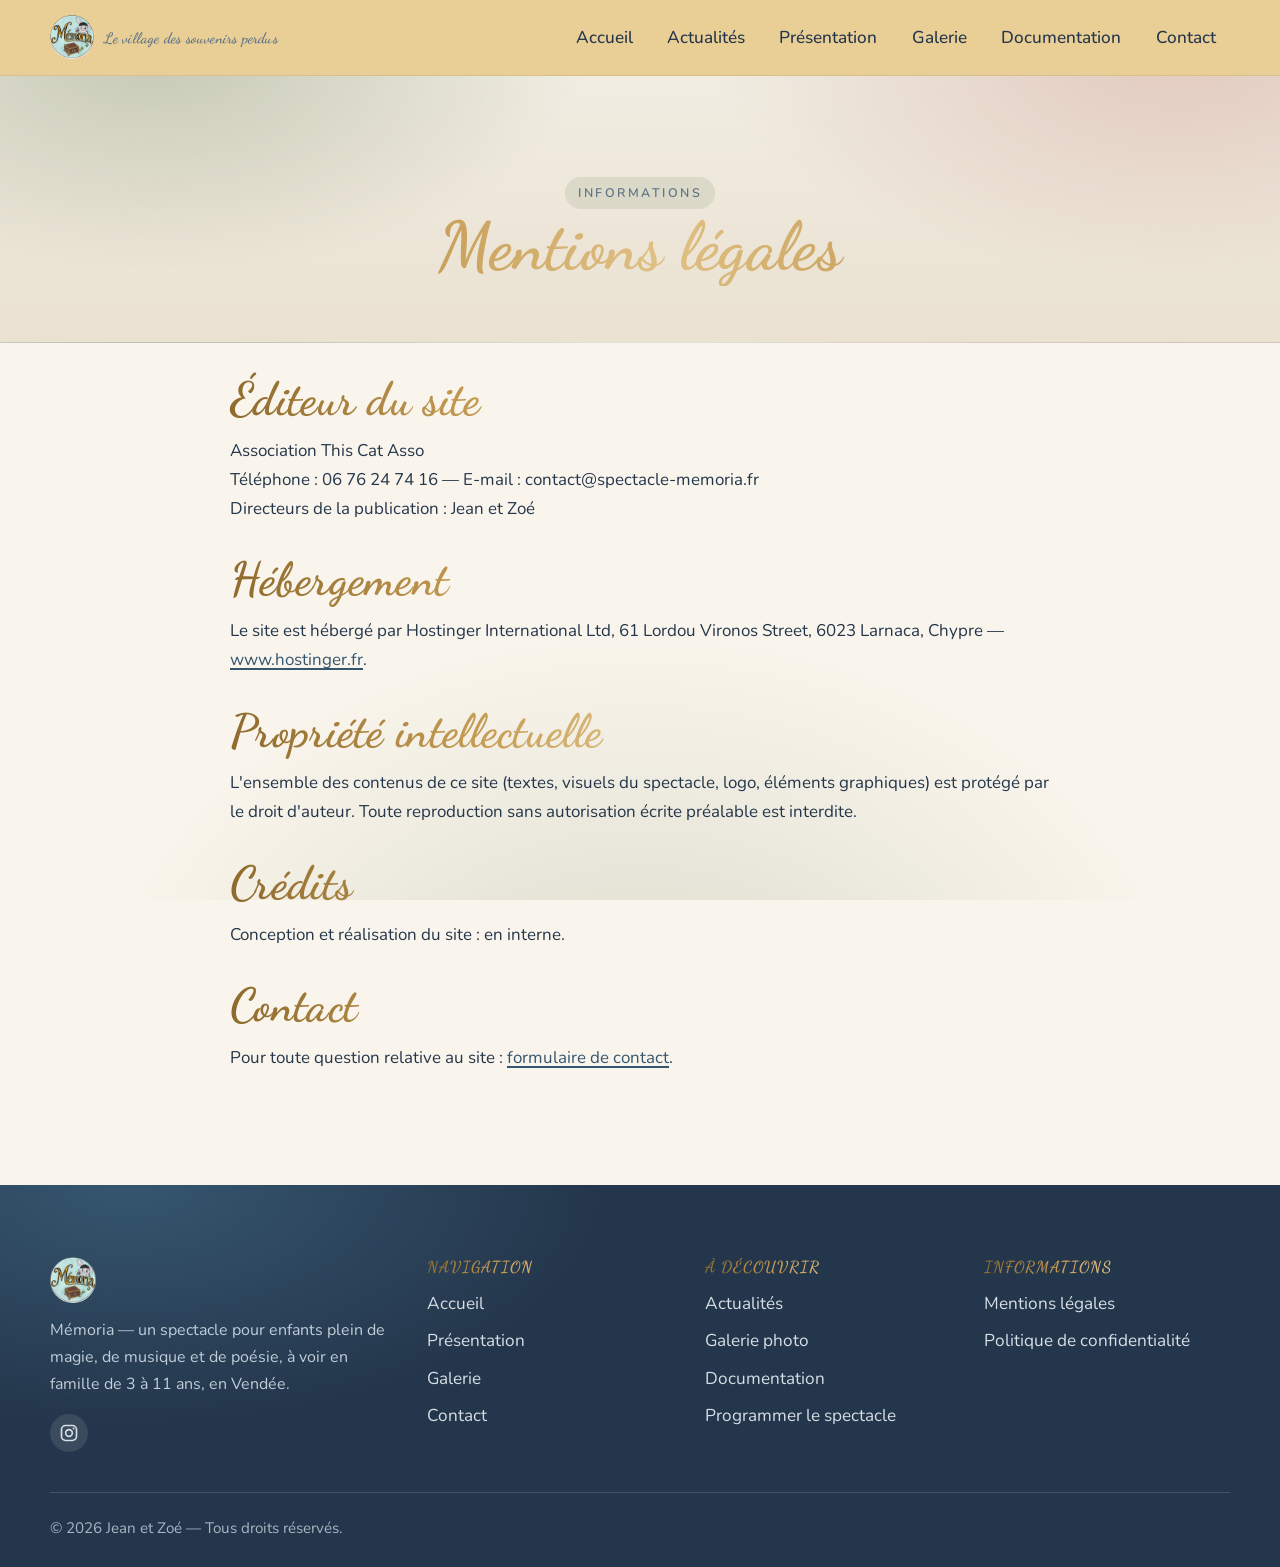
<file: mentions-legales.html>
<!DOCTYPE html>
<html lang="fr">
<head>
  <meta charset="utf-8">
  <meta name="viewport" content="width=device-width, initial-scale=1">
  <title>Mentions légales — Mémoria</title>
  <meta name="description" content="Mentions légales du site du spectacle Mémoria : éditeur, hébergeur, propriété intellectuelle et crédits.">
  <link rel="canonical" href="https://spectacle-memoria.fr/mentions-legales.html">
  <meta name="robots" content="index, follow">
  <meta name="theme-color" content="#24364b">
  <link rel="icon" href="assets/icons/favicon.ico" sizes="any">
  <link rel="icon" type="image/png" href="assets/icons/favicon.png">
  <link rel="apple-touch-icon" href="assets/icons/apple-touch-icon.png">
  <link rel="stylesheet" href="css/fonts.css?v=1">
  <link rel="stylesheet" href="css/style.css?v=25">
  <script src="js/main.js" defer></script>
</head>
<body data-page="">
  <a class="skip-link" href="#contenu">Aller au contenu principal</a>
  <header class="site-header">
    <div class="site-header__inner">
      <a class="brand" href="index.html" aria-label="Mémoria — Le village des souvenirs perdus — accueil">
        <img class="brand__mark" src="assets/icons/logo-mark.png" alt="" width="52" height="52">
        <span class="brand__tagline">Le village des souvenirs perdus</span>
      </a>
      <button class="nav-toggle" type="button" aria-label="Ouvrir le menu" aria-expanded="false" aria-controls="primary-nav">
        <span class="nav-toggle__bar" aria-hidden="true"></span>
      </button>
      <nav class="nav" id="primary-nav" aria-label="Navigation principale">
        <ul class="nav__list">
          <li><a class="nav__link" data-nav="accueil" href="index.html">Accueil</a></li>
          <li><a class="nav__link" data-nav="actualites" href="actualites.html">Actualités</a></li>
          <li><a class="nav__link" data-nav="presentation" href="presentation.html">Présentation</a></li>
          <li><a class="nav__link" data-nav="galerie" href="galerie.html">Galerie</a></li>
          <li><a class="nav__link" data-nav="documentation" href="documentation.html">Documentation</a></li>
          <li><a class="nav__link" data-nav="contact" href="contact.html">Contact</a></li>
        </ul>
      </nav>
    </div>
  </header>

  <main id="contenu">
    <div class="page-head">
      <div class="container"><p class="eyebrow">Informations</p><h1>Mentions légales</h1></div>
    </div>
    <section class="section" style="padding-top:0">
      <div class="container container--narrow article__body">
        <h2>Éditeur du site</h2>
        <p>
          Association This Cat Asso<br>
          Téléphone : 06 76 24 74 16 — E-mail : contact@spectacle-memoria.fr<br>
          Directeurs de la publication : Jean et Zoé
        </p>

        <h2>Hébergement</h2>
        <p>
          Le site est hébergé par Hostinger International Ltd, 61 Lordou Vironos Street,
          6023 Larnaca, Chypre — <a href="https://www.hostinger.fr">www.hostinger.fr</a>.
        </p>

        <h2>Propriété intellectuelle</h2>
        <p>
          L'ensemble des contenus de ce site (textes, visuels du spectacle, logo, éléments
          graphiques) est protégé par le droit d'auteur. Toute reproduction sans autorisation
          écrite préalable est interdite.
        </p>

        <h2>Crédits</h2>
        <p>
          Conception et réalisation du site : en interne.
        </p>

        <h2>Contact</h2>
        <p>Pour toute question relative au site : <a href="contact.html">formulaire de contact</a>.</p>
      </div>
    </section>
  </main>

  <footer class="site-footer">
    <div class="container">
      <div class="footer-grid">
        <div class="footer-brand">
          <img class="footer-brand__mark" src="assets/icons/logo-mark.png" alt="" width="52" height="52">
          <p>Mémoria — un spectacle pour enfants plein de magie, de musique et de poésie, à voir en famille de 3 à 11&nbsp;ans, en Vendée.</p>
          <div class="footer-socials" aria-label="Réseaux sociaux">
            <a href="https://www.instagram.com/spectacle.memoria/" aria-label="Instagram de Mémoria (@spectacle.memoria)" rel="noopener" target="_blank"><svg viewBox="0 0 24 24" width="20" height="20" fill="none" stroke="currentColor" stroke-width="2" aria-hidden="true" focusable="false"><rect x="3" y="3" width="18" height="18" rx="5"/><circle cx="12" cy="12" r="4"/><circle cx="17.5" cy="6.5" r="1.2" fill="currentColor" stroke="none"/></svg></a>
          </div>
        </div>
        <div>
          <h4>Navigation</h4>
          <ul>
            <li><a href="index.html">Accueil</a></li>
            <li><a href="presentation.html">Présentation</a></li>
            <li><a href="galerie.html">Galerie</a></li>
            <li><a href="contact.html">Contact</a></li>
          </ul>
        </div>
        <div>
          <h4>À découvrir</h4>
          <ul>
            <li><a href="actualites.html">Actualités</a></li>
            <li><a href="galerie.html">Galerie photo</a></li>
            <li><a href="documentation.html">Documentation</a></li>
            <li><a href="contact.html">Programmer le spectacle</a></li>
          </ul>
        </div>
        <div>
          <h4>Informations</h4>
          <ul>
            <li><a href="mentions-legales.html">Mentions légales</a></li>
            <li><a href="confidentialite.html">Politique de confidentialité</a></li>
          </ul>
        </div>
      </div>
      <div class="footer-bottom">
        <span>© <span data-year>2026</span> Jean et Zoé — Tous droits réservés.</span>
      </div>
    </div>
  </footer>
</body>
</html>
</file>
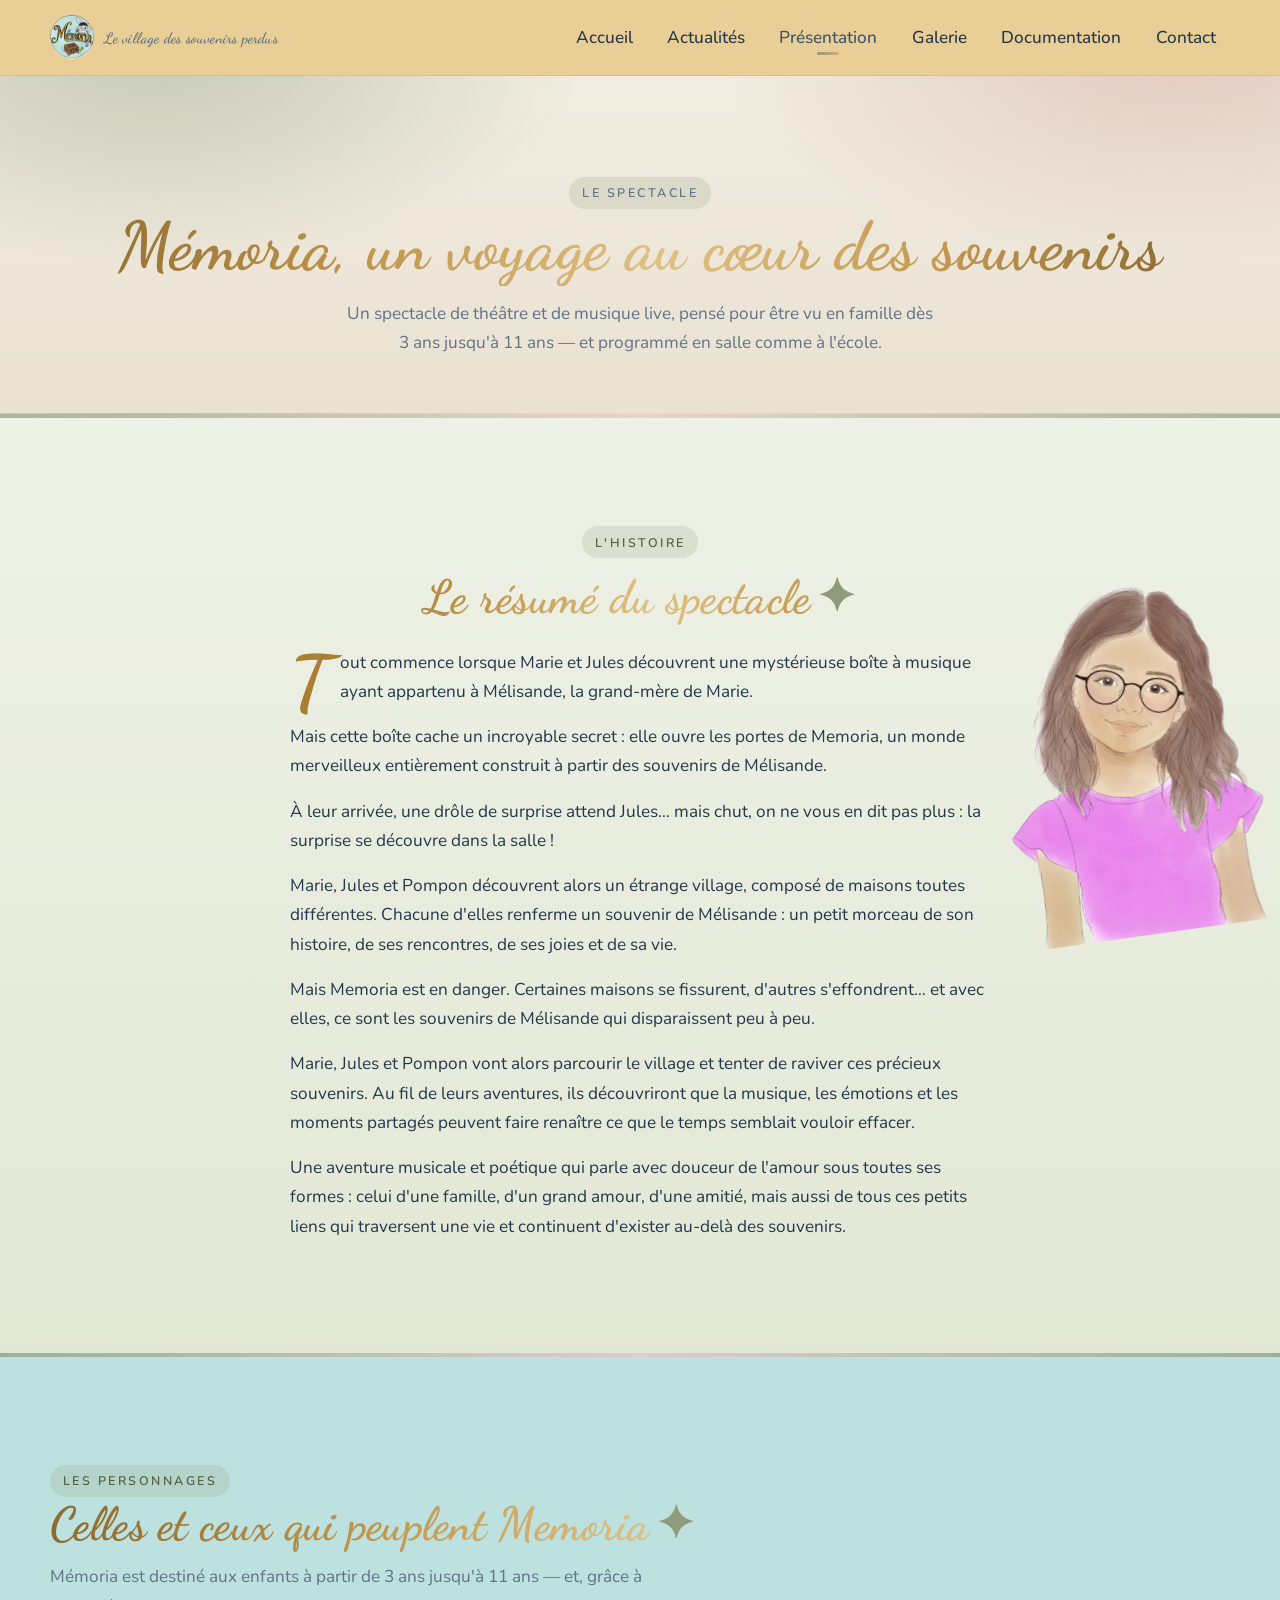
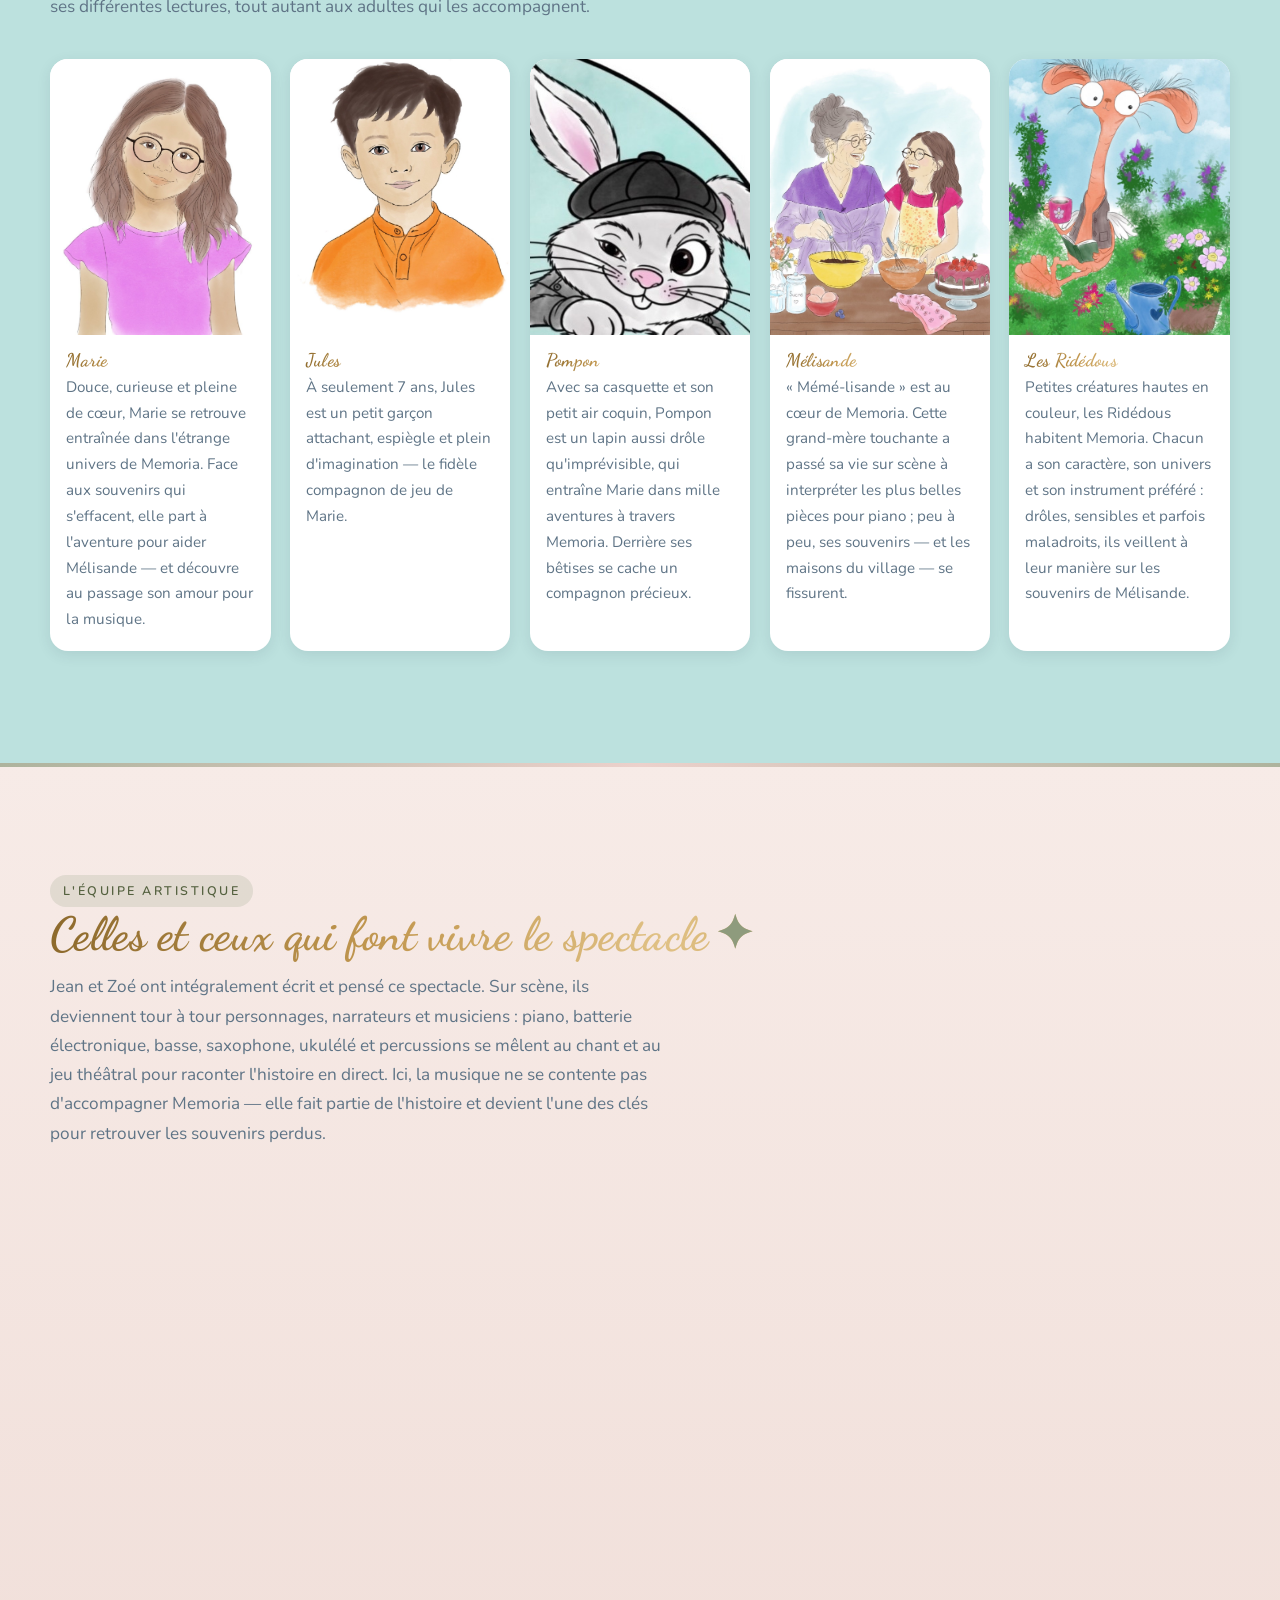
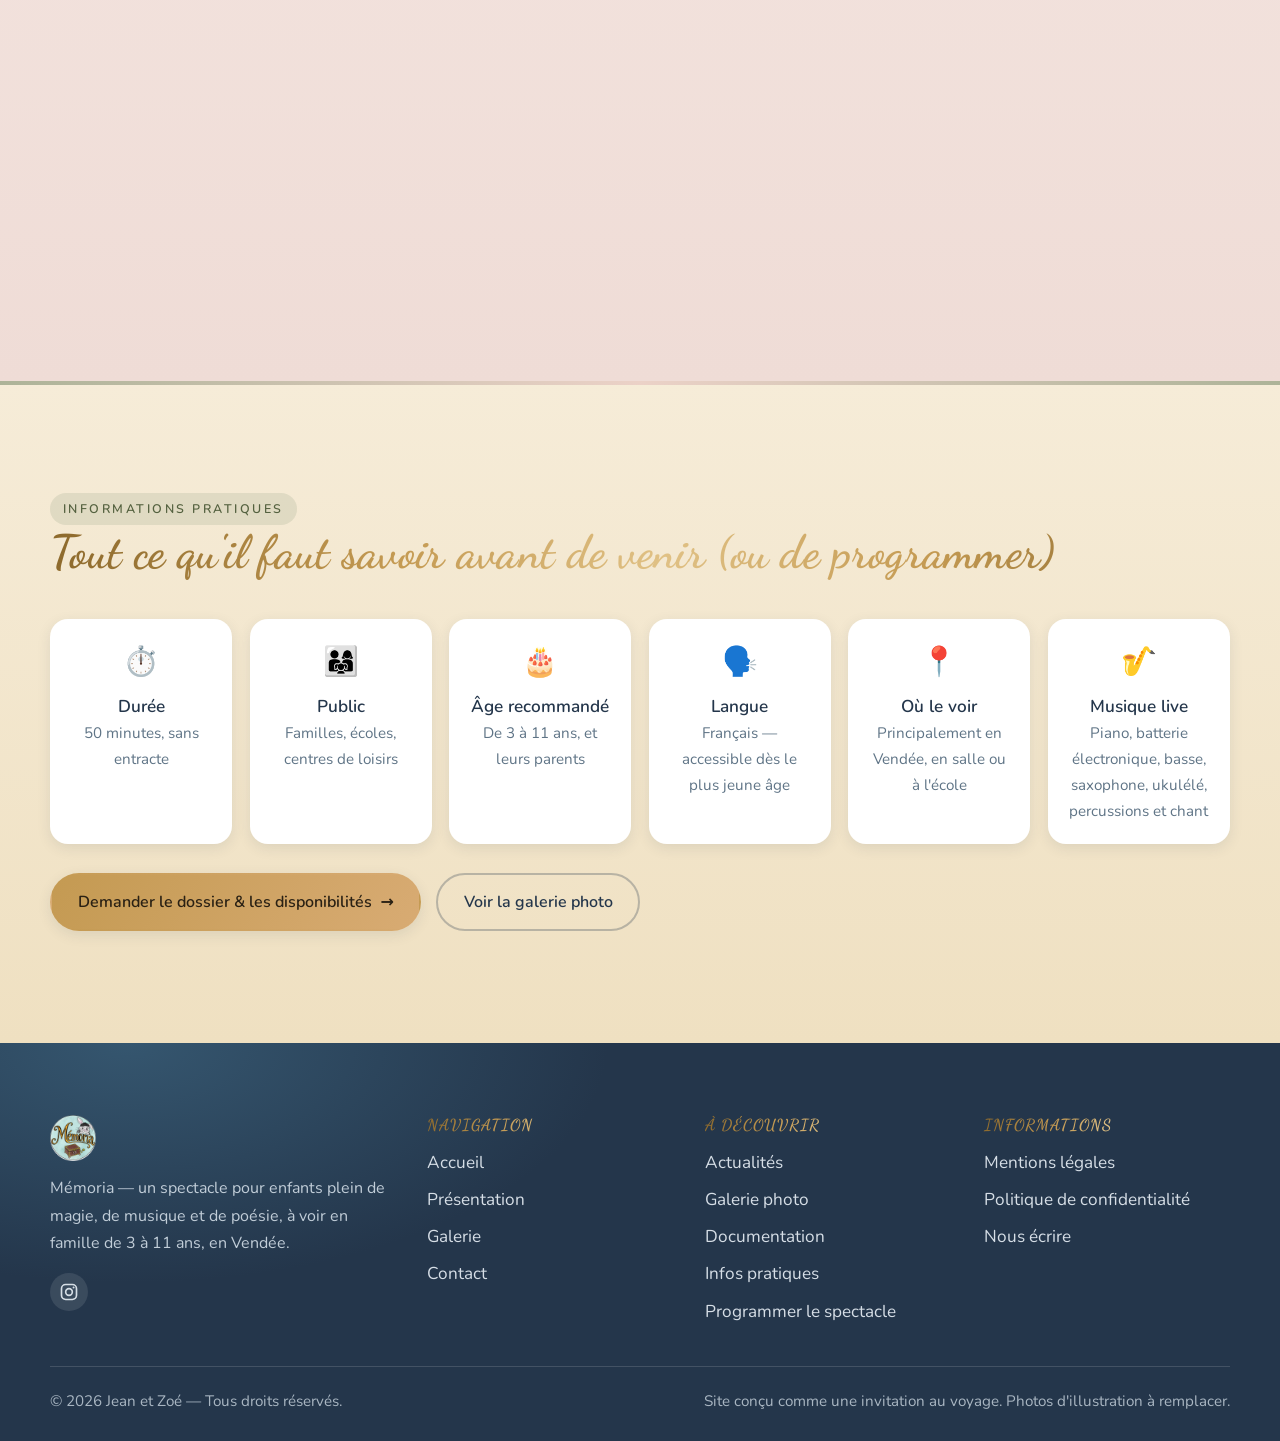
<file: presentation.html>
<!DOCTYPE html>
<html lang="fr">
<head>
  <meta charset="utf-8">
  <meta name="viewport" content="width=device-width, initial-scale=1">
  <title>Présentation du spectacle — Mémoria (3-11 ans, 50 min)</title>
  <meta name="description" content="Mémoria, spectacle musical pour enfants de 3 à 11 ans en Vendée : théâtre et musique live au piano, saxophone, basse, ukulélé et percussions. 50 min.">
  <link rel="canonical" href="https://spectacle-memoria.fr/presentation.html">

  <meta property="og:type" content="article">
  <meta property="og:site_name" content="Mémoria">
  <meta property="og:title" content="Présentation du spectacle — Mémoria">
  <meta property="og:description" content="L'histoire, les personnages, l'équipe artistique et toutes les informations pratiques du spectacle pour enfants Mémoria, joué en Vendée.">
  <meta property="og:image" content="https://spectacle-memoria.fr/assets/images/og-image.jpg">
  <meta property="og:url" content="https://spectacle-memoria.fr/presentation.html">
  <meta property="og:locale" content="fr_FR">
  <meta name="twitter:card" content="summary_large_image">
  <meta name="theme-color" content="#24364b">

  <link rel="icon" href="assets/icons/favicon.ico" sizes="any">
  <link rel="icon" type="image/png" href="assets/icons/favicon.png">
  <link rel="apple-touch-icon" href="assets/icons/apple-touch-icon.png">
  <link rel="stylesheet" href="css/fonts.css?v=1">
  <link rel="stylesheet" href="css/style.css?v=25">

  <script type="application/ld+json">
  {
    "@context": "https://schema.org",
    "@type": "TheaterEvent",
    "name": "Mémoria",
    "description": "Spectacle pour enfants mêlant théâtre et musique live (piano, batterie électronique, basse, saxophone, ukulélé, percussions). Une aventure musicale et poétique dans Memoria, un monde bâti de souvenirs, qui parle de l'amour sous toutes ses formes.",
    "image": "https://spectacle-memoria.fr/assets/images/og-image.jpg",
    "url": "https://spectacle-memoria.fr/presentation.html",
    "duration": "PT50M",
    "typicalAgeRange": "3-11",
    "inLanguage": "fr",
    "audience": { "@type": "Audience", "audienceType": "Familles", "suggestedMinAge": 3 },
    "performer": { "@type": "PerformingGroup", "name": "Jean et Zoé" },
    "organizer": { "@type": "Organization", "name": "Jean et Zoé", "url": "https://spectacle-memoria.fr/" },
    "offers": {
      "@type": "Offer",
      "availability": "https://schema.org/InStock",
      "price": "9",
      "priceCurrency": "EUR",
      "url": "https://spectacle-memoria.fr/contact.html"
    }
  }
  </script>
  <script src="js/main.js" defer></script>
  <script src="js/lapin.js" defer></script>
</head>
<body data-page="presentation">
  <a class="skip-link" href="#contenu">Aller au contenu principal</a>

  <header class="site-header">
    <div class="site-header__inner">
      <a class="brand" href="index.html" aria-label="Mémoria — Le village des souvenirs perdus — accueil">
        <img class="brand__mark" src="assets/icons/logo-mark.png" alt="" width="52" height="52">
        <span class="brand__tagline">Le village des souvenirs perdus</span>
      </a>
      <button class="nav-toggle" type="button" aria-label="Ouvrir le menu" aria-expanded="false" aria-controls="primary-nav">
        <span class="nav-toggle__bar" aria-hidden="true"></span>
      </button>
      <nav class="nav" id="primary-nav" aria-label="Navigation principale">
        <ul class="nav__list">
          <li><a class="nav__link" data-nav="accueil" href="index.html">Accueil</a></li>
          <li><a class="nav__link" data-nav="actualites" href="actualites.html">Actualités</a></li>
          <li><a class="nav__link" data-nav="presentation" href="presentation.html">Présentation</a></li>
          <li><a class="nav__link" data-nav="galerie" href="galerie.html">Galerie</a></li>
          <li><a class="nav__link" data-nav="documentation" href="documentation.html">Documentation</a></li>
          <li><a class="nav__link" data-nav="contact" href="contact.html">Contact</a></li>
        </ul>
      </nav>
    </div>
  </header>

  <main id="contenu">
    <div class="page-head">
      <div class="container">
        <p class="eyebrow">Le spectacle</p>
        <h1>Mémoria, un voyage au cœur des souvenirs</h1>
        <p>Un spectacle de théâtre et de musique live, pensé pour être vu en famille dès 3&nbsp;ans jusqu'à 11&nbsp;ans — et programmé en salle comme à l'école.</p>
      </div>
    </div>

    <!-- ===== L'HISTOIRE ===== -->
    <section class="section section--mint" data-notes="6">
      <!-- Marie animée (PNG détouré) : arrivée en rebond au scroll, calée à
           côté du résumé. Réglages : css/style.css §18 -->
      <img class="lapin-peek"
           src="assets/images/marie-anime.webp"
           alt="" aria-hidden="true"
           width="515" height="700"
           decoding="async"
           data-lapin
           data-lapin-trigger="scroll">
      <div class="container">
        <div class="synopsis reveal">
          <p class="eyebrow">L'histoire</p>
          <h2 class="title-star">Le résumé du spectacle</h2>
          <div class="synopsis__text">
            <p class="has-dropcap">Tout commence lorsque Marie et Jules découvrent une mystérieuse boîte à musique ayant appartenu à Mélisande, la grand-mère de Marie.</p>
            <p>Mais cette boîte cache un incroyable secret&nbsp;: elle ouvre les portes de Memoria, un monde merveilleux entièrement construit à partir des souvenirs de Mélisande.</p>
            <p>À leur arrivée, une drôle de surprise attend Jules… mais chut, on ne vous en dit pas plus&nbsp;: la surprise se découvre dans la salle&nbsp;!</p>
            <p>Marie, Jules et Pompon découvrent alors un étrange village, composé de maisons toutes différentes. Chacune d'elles renferme un souvenir de Mélisande&nbsp;: un petit morceau de son histoire, de ses rencontres, de ses joies et de sa vie.</p>
            <p>Mais Memoria est en danger. Certaines maisons se fissurent, d'autres s'effondrent… et avec elles, ce sont les souvenirs de Mélisande qui disparaissent peu à peu.</p>
            <p>Marie, Jules et Pompon vont alors parcourir le village et tenter de raviver ces précieux souvenirs. Au fil de leurs aventures, ils découvriront que la musique, les émotions et les moments partagés peuvent faire renaître ce que le temps semblait vouloir effacer.</p>
            <p>Une aventure musicale et poétique qui parle avec douceur de l'amour sous toutes ses formes&nbsp;: celui d'une famille, d'un grand amour, d'une amitié, mais aussi de tous ces petits liens qui traversent une vie et continuent d'exister au-delà des souvenirs.</p>
          </div>
        </div>
      </div>
    </section>

    <!-- ===== LES PERSONNAGES ===== -->
    <section class="section section--sky" data-notes="5">
      <div class="container">
        <p class="eyebrow reveal">Les personnages</p>
        <h2 class="section-title reveal title-star">Celles et ceux qui peuplent Memoria</h2>
        <p class="section-intro reveal">Mémoria est destiné aux enfants à partir de 3 ans jusqu'à 11 ans&nbsp;— et, grâce à ses différentes lectures, tout autant aux adultes qui les accompagnent.</p>
        <div class="perso-list">
          <article class="perso-card reveal">
            <span class="shot" style="aspect-ratio:4/5"><img src="assets/images/marie.jpg?v=2" alt="Portrait illustré de Marie" loading="lazy"></span>
            <div class="perso-card__body"><h3>Marie</h3><p>Douce, curieuse et pleine de cœur, Marie se retrouve entraînée dans l'étrange univers de Memoria. Face aux souvenirs qui s'effacent, elle part à l'aventure pour aider Mélisande — et découvre au passage son amour pour la musique.</p></div>
          </article>
          <article class="perso-card reveal" style="--reveal-delay:80ms">
            <span class="shot" style="aspect-ratio:4/5"><img src="assets/images/jules.jpg?v=2" alt="Portrait illustré de Jules" loading="lazy"></span>
            <div class="perso-card__body"><h3>Jules</h3><p>À seulement 7 ans, Jules est un petit garçon attachant, espiègle et plein d'imagination — le fidèle compagnon de jeu de Marie.</p></div>
          </article>
          <article class="perso-card reveal" style="--reveal-delay:160ms">
            <span class="shot" style="aspect-ratio:4/5"><img src="assets/images/pompon.jpg" alt="Illustration de Pompon, un lapin à la casquette, habitant de Memoria" loading="lazy"></span>
            <div class="perso-card__body"><h3>Pompon</h3><p>Avec sa casquette et son petit air coquin, Pompon est un lapin aussi drôle qu'imprévisible, qui entraîne Marie dans mille aventures à travers Memoria. Derrière ses bêtises se cache un compagnon précieux.</p></div>
          </article>
          <article class="perso-card reveal" style="--reveal-delay:240ms">
            <span class="shot" style="aspect-ratio:4/5"><img src="assets/images/melisande.jpg?v=2" alt="Illustration de Mélisande, une dame âgée, aux côtés de Marie" loading="lazy"></span>
            <div class="perso-card__body"><h3>Mélisande</h3><p>« Mémé-lisande » est au cœur de Memoria. Cette grand-mère touchante a passé sa vie sur scène à interpréter les plus belles pièces pour piano&nbsp;; peu à peu, ses souvenirs — et les maisons du village — se fissurent.</p></div>
          </article>
          <article class="perso-card reveal" style="--reveal-delay:320ms">
            <span class="shot" style="aspect-ratio:4/5"><img src="assets/images/ridedou-orange.jpg" alt="Illustration d'un Ridédou, petite créature haute en couleur, habitante de Memoria" loading="lazy"></span>
            <div class="perso-card__body"><h3>Les Ridédous</h3><p>Petites créatures hautes en couleur, les Ridédous habitent Memoria. Chacun a son caractère, son univers et son instrument préféré&nbsp;: drôles, sensibles et parfois maladroits, ils veillent à leur manière sur les souvenirs de Mélisande.</p></div>
          </article>
        </div>
      </div>
    </section>

    <!-- ===== L'ÉQUIPE ARTISTIQUE ===== -->
    <section class="section section--rose" data-notes="5">
      <div class="container">
        <p class="eyebrow reveal">L'équipe artistique</p>
        <h2 class="section-title reveal title-star">Celles et ceux qui font vivre le spectacle</h2>
        <p class="section-intro reveal">
          Jean et Zoé ont intégralement écrit et pensé ce spectacle. Sur scène, ils deviennent
          tour à tour personnages, narrateurs et musiciens&nbsp;: piano, batterie électronique, basse,
          saxophone, ukulélé et percussions se mêlent au chant et au jeu théâtral pour raconter l'histoire en direct.
          Ici, la musique ne se contente pas d'accompagner Memoria — elle fait partie de
          l'histoire et devient l'une des clés pour retrouver les souvenirs perdus.
        </p>
        <div class="team-grid">
          <article class="team-card reveal">
            <img src="assets/images/equipe-zoe.jpg" alt="Portrait de Zoé, comédienne et musicienne, au clavier" width="836" height="1200" loading="lazy">
            <div class="team-card__body"><h3>Zoé</h3><p>Autrice, comédienne &amp; musicienne — donne vie à l'histoire au clavier et au saxophone.</p></div>
          </article>
          <article class="team-card reveal" style="--reveal-delay:80ms">
            <img src="assets/images/equipe-jean.jpg" alt="Portrait de Jean, comédien et musicien, à la batterie" width="558" height="753" loading="lazy">
            <div class="team-card__body"><h3>Jean</h3><p>Auteur, comédien &amp; musicien — donne le rythme à la basse et à la batterie électronique.</p></div>
          </article>
        </div>
      </div>
    </section>

    <!-- ===== INFOS PRATIQUES ===== -->
    <section class="section section--sun" id="infos-pratiques" data-notes="4">
      <div class="container">
        <p class="eyebrow reveal">Informations pratiques</p>
        <h2 class="section-title reveal">Tout ce qu'il faut savoir avant de venir (ou de programmer)</h2>
        <div class="info-grid">
          <div class="info-item reveal"><div class="info-item__k" aria-hidden="true">⏱️</div><div class="info-item__label">Durée</div><div class="info-item__value">50 minutes, sans entracte</div></div>
          <div class="info-item reveal"><div class="info-item__k" aria-hidden="true">👨‍👩‍👧</div><div class="info-item__label">Public</div><div class="info-item__value">Familles, écoles, centres de loisirs</div></div>
          <div class="info-item reveal"><div class="info-item__k" aria-hidden="true">🎂</div><div class="info-item__label">Âge recommandé</div><div class="info-item__value">De 3 à 11 ans, et leurs parents</div></div>
          <div class="info-item reveal"><div class="info-item__k" aria-hidden="true">🗣️</div><div class="info-item__label">Langue</div><div class="info-item__value">Français — accessible dès le plus jeune âge</div></div>
          <div class="info-item reveal"><div class="info-item__k" aria-hidden="true">📍</div><div class="info-item__label">Où le voir</div><div class="info-item__value">Principalement en Vendée, en salle ou à l'école</div></div>
          <div class="info-item reveal"><div class="info-item__k" aria-hidden="true">🎷</div><div class="info-item__label">Musique live</div><div class="info-item__value">Piano, batterie électronique, basse, saxophone, ukulélé, percussions et chant</div></div>
        </div>

        <div class="btn-row reveal">
          <a class="btn btn--primary" href="contact.html">Demander le dossier &amp; les disponibilités <span class="btn__arrow" aria-hidden="true">→</span></a>
          <a class="btn btn--ghost" href="galerie.html">Voir la galerie photo</a>
        </div>
      </div>
    </section>
  </main>

  <footer class="site-footer">
    <div class="container">
      <div class="footer-grid">
        <div class="footer-brand">
          <img class="footer-brand__mark" src="assets/icons/logo-mark.png" alt="" width="52" height="52">
          <p>Mémoria — un spectacle pour enfants plein de magie, de musique et de poésie, à voir en famille de 3 à 11&nbsp;ans, en Vendée.</p>
          <div class="footer-socials" aria-label="Réseaux sociaux">
            <a href="https://www.instagram.com/spectacle.memoria/" aria-label="Instagram de Mémoria (@spectacle.memoria)" rel="noopener" target="_blank"><svg viewBox="0 0 24 24" width="20" height="20" fill="none" stroke="currentColor" stroke-width="2" aria-hidden="true" focusable="false"><rect x="3" y="3" width="18" height="18" rx="5"/><circle cx="12" cy="12" r="4"/><circle cx="17.5" cy="6.5" r="1.2" fill="currentColor" stroke="none"/></svg></a>
          </div>
        </div>
        <div>
          <h4>Navigation</h4>
          <ul>
            <li><a href="index.html">Accueil</a></li>
            <li><a href="presentation.html">Présentation</a></li>
            <li><a href="galerie.html">Galerie</a></li>
            <li><a href="contact.html">Contact</a></li>
          </ul>
        </div>
        <div>
          <h4>À découvrir</h4>
          <ul>
            <li><a href="actualites.html">Actualités</a></li>
            <li><a href="galerie.html">Galerie photo</a></li>
            <li><a href="documentation.html">Documentation</a></li>
            <li><a href="presentation.html#infos-pratiques">Infos pratiques</a></li>
            <li><a href="contact.html">Programmer le spectacle</a></li>
          </ul>
        </div>
        <div>
          <h4>Informations</h4>
          <ul>
            <li><a href="mentions-legales.html">Mentions légales</a></li>
            <li><a href="confidentialite.html">Politique de confidentialité</a></li>
            <li><a href="contact.html">Nous écrire</a></li>
          </ul>
        </div>
      </div>
      <div class="footer-bottom">
        <span>© <span data-year>2026</span> Jean et Zoé — Tous droits réservés.</span>
        <span>Site conçu comme une invitation au voyage. Photos d'illustration à remplacer.</span>
      </div>
    </div>
  </footer>
</body>
</html>
</file>
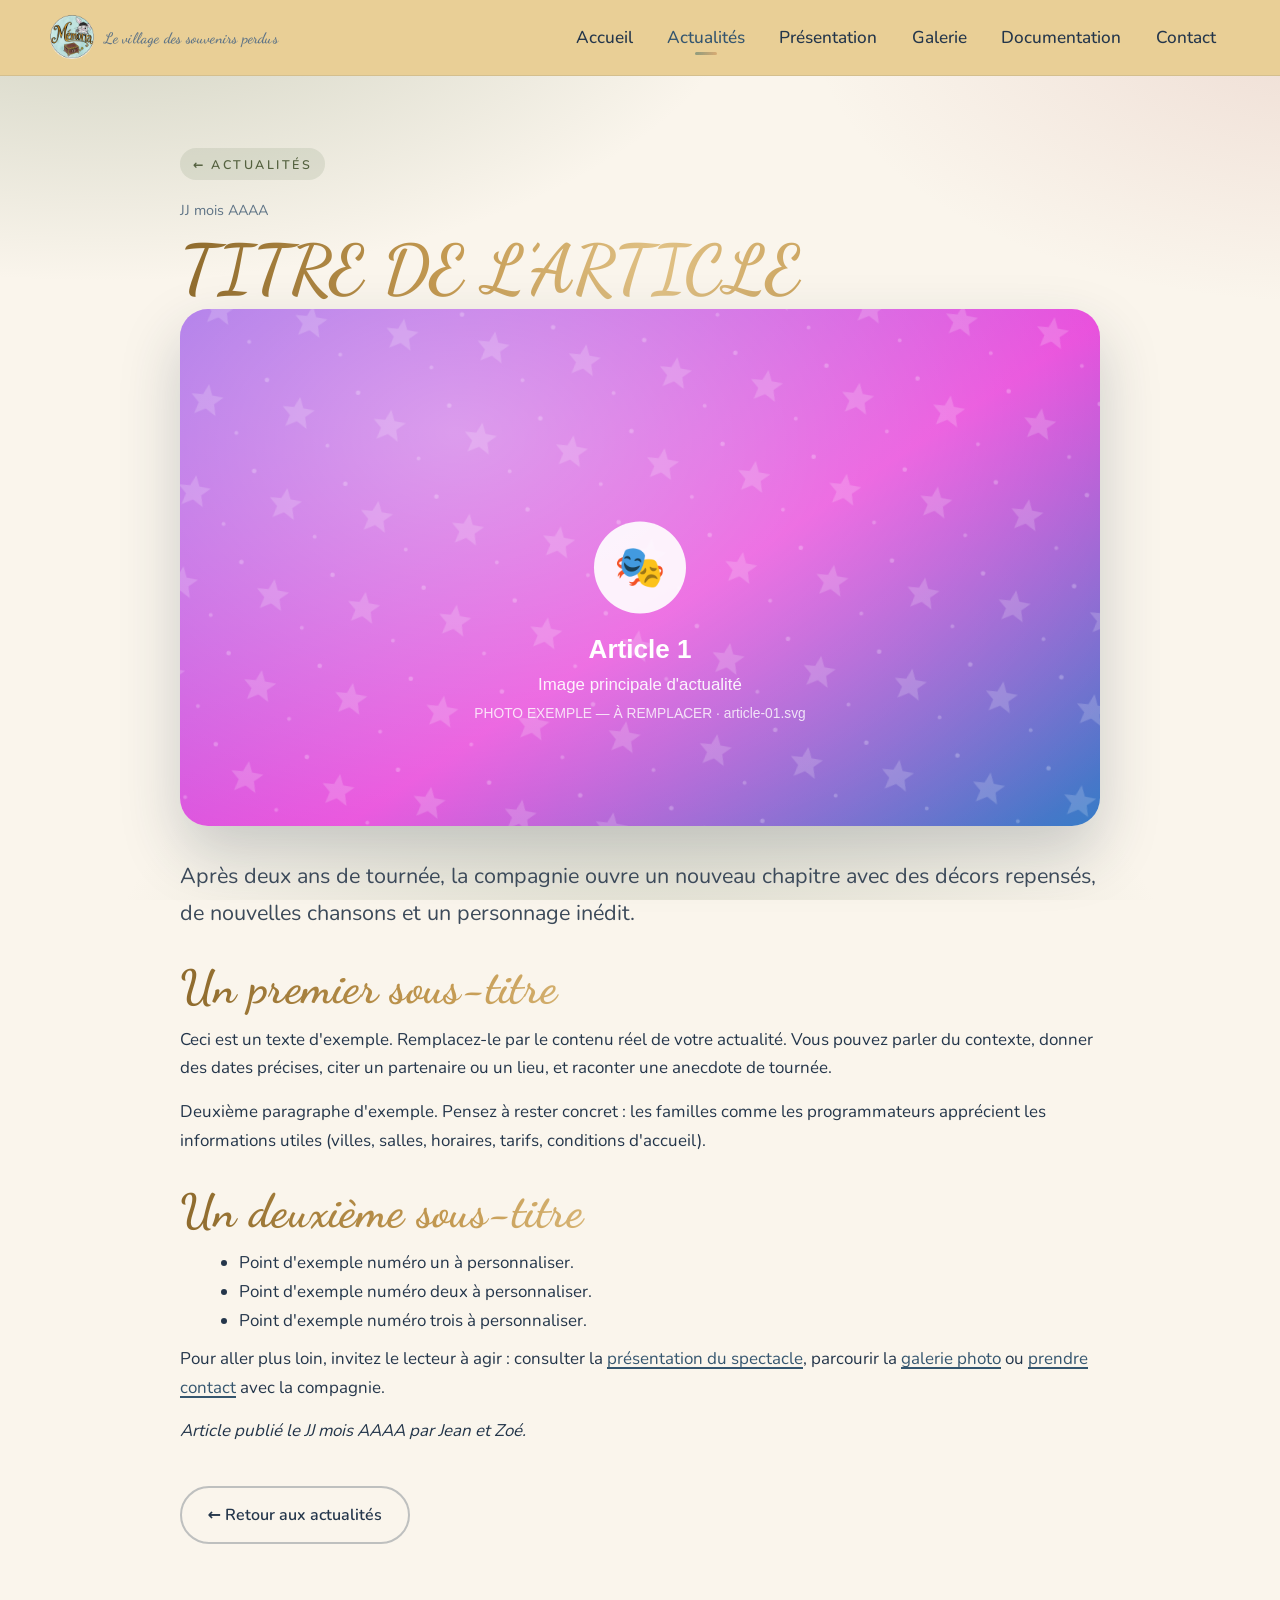
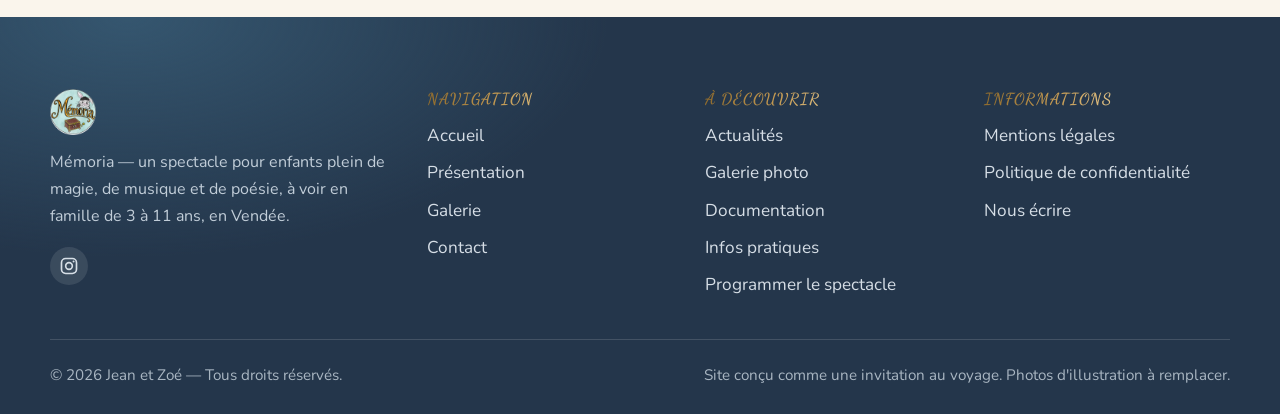
<file: articles/_modele-article.html>
<!DOCTYPE html>
<html lang="fr">
<head>
  <meta charset="utf-8">
  <meta name="viewport" content="width=device-width, initial-scale=1">
  <title>TITRE DE L’ARTICLE — Actualités · Mémoria</title>
  <meta name="description" content="Après deux ans de tournée, la compagnie ouvre un nouveau chapitre avec des décors repensés, de nouvelles chansons et un personnage inédit.">
  <link rel="canonical" href="https://spectacle-memoria.fr/articles/NOUVEL-ARTICLE-slug.html">

  <meta property="og:type" content="article">
  <meta property="og:site_name" content="Mémoria">
  <meta property="og:title" content="TITRE DE L’ARTICLE">
  <meta property="og:description" content="Après deux ans de tournée, la compagnie ouvre un nouveau chapitre avec des décors repensés, de nouvelles chansons et un personnage inédit.">
  <meta property="og:image" content="https://spectacle-memoria.fr/assets/images/VOTRE-IMAGE.jpg">
  <meta property="og:url" content="https://spectacle-memoria.fr/articles/NOUVEL-ARTICLE-slug.html">
  <meta property="article:published_time" content="AAAA-MM-JJ">
  <meta property="og:locale" content="fr_FR">
  <meta name="twitter:card" content="summary_large_image">
  <meta name="theme-color" content="#24364b">

  <link rel="icon" href="../assets/icons/favicon.ico" sizes="any">
  <link rel="icon" type="image/png" href="../assets/icons/favicon.png">
  <link rel="apple-touch-icon" href="../assets/icons/apple-touch-icon.png">
  <link rel="stylesheet" href="../css/fonts.css?v=1">
  <link rel="stylesheet" href="../css/style.css?v=25">

  <script type="application/ld+json">
  {
    "@context": "https://schema.org",
    "@type": "NewsArticle",
    "headline": "TITRE DE L’ARTICLE",
    "datePublished": "AAAA-MM-JJ",
    "dateModified": "AAAA-MM-JJ",
    "articleSection": "Création",
    "image": "https://spectacle-memoria.fr/assets/images/VOTRE-IMAGE.jpg",
    "author": { "@type": "Organization", "name": "Jean et Zoé" },
    "publisher": {
      "@type": "Organization",
      "name": "Jean et Zoé",
      "logo": { "@type": "ImageObject", "url": "https://spectacle-memoria.fr/assets/images/logo-memoria.png" }
    },
    "mainEntityOfPage": "https://spectacle-memoria.fr/articles/NOUVEL-ARTICLE-slug.html"
  }
  </script>
  <script src="../js/main.js" defer></script>
</head>
<body data-page="actualites">
  <a class="skip-link" href="#contenu">Aller au contenu principal</a>

  <header class="site-header">
    <div class="site-header__inner">
      <a class="brand" href="../index.html" aria-label="Mémoria — Le village des souvenirs perdus — accueil">
        <img class="brand__mark" src="../assets/icons/logo-mark.png" alt="" width="52" height="52">
        <span class="brand__tagline">Le village des souvenirs perdus</span>
      </a>
      <button class="nav-toggle" type="button" aria-label="Ouvrir le menu" aria-expanded="false" aria-controls="primary-nav">
        <span class="nav-toggle__bar" aria-hidden="true"></span>
      </button>
      <nav class="nav" id="primary-nav" aria-label="Navigation principale">
        <ul class="nav__list">
          <li><a class="nav__link" data-nav="accueil" href="../index.html">Accueil</a></li>
          <li><a class="nav__link" data-nav="actualites" href="../actualites.html">Actualités</a></li>
          <li><a class="nav__link" data-nav="presentation" href="../presentation.html">Présentation</a></li>
          <li><a class="nav__link" data-nav="galerie" href="../galerie.html">Galerie</a></li>
          <li><a class="nav__link" data-nav="documentation" href="../documentation.html">Documentation</a></li>
          <li><a class="nav__link" data-nav="contact" href="../contact.html">Contact</a></li>
        </ul>
      </nav>
    </div>
  </header>

  <main id="contenu">
    <article class="article container container--narrow">
      <p class="eyebrow"><a href="../actualites.html" style="text-decoration:none;color:inherit">← Actualités</a></p>
      <div class="article__meta">
        <time datetime="AAAA-MM-JJ">JJ mois AAAA</time>
      </div>
      <h1>TITRE DE L’ARTICLE</h1>

      <figure class="article__hero">
        <img src="../assets/images/article-01.svg" alt="Photo exemple illustrant l'article : TITRE DE L’ARTICLE" width="1200" height="800">
      </figure>

      <div class="article__body">
        <p class="lead">Après deux ans de tournée, la compagnie ouvre un nouveau chapitre avec des décors repensés, de nouvelles chansons et un personnage inédit.</p>

        <!-- ============================================================
             TEXTE D'EXEMPLE — À REMPLACER PAR LE CONTENU RÉEL DE L'ARTICLE.
             Vous pouvez ajouter autant de paragraphes, sous-titres (<h2>,
             <h3>), listes (<ul>) et images (<img src="../assets/images/…">)
             que nécessaire.
             ============================================================ -->
        <h2>Un premier sous-titre</h2>
        <p>
          Ceci est un texte d'exemple. Remplacez-le par le contenu réel de votre
          actualité. Vous pouvez parler du contexte, donner des dates précises,
          citer un partenaire ou un lieu, et raconter une anecdote de tournée.
        </p>
        <p>
          Deuxième paragraphe d'exemple. Pensez à rester concret : les familles
          comme les programmateurs apprécient les informations utiles (villes,
          salles, horaires, tarifs, conditions d'accueil).
        </p>

        <h2>Un deuxième sous-titre</h2>
        <ul>
          <li>Point d'exemple numéro un à personnaliser.</li>
          <li>Point d'exemple numéro deux à personnaliser.</li>
          <li>Point d'exemple numéro trois à personnaliser.</li>
        </ul>
        <p>
          Pour aller plus loin, invitez le lecteur à agir : consulter la
          <a href="../presentation.html">présentation du spectacle</a>, parcourir la
          <a href="../galerie.html">galerie photo</a> ou
          <a href="../contact.html">prendre contact</a> avec la compagnie.
        </p>

        <p><em>Article publié le JJ mois AAAA par Jean et Zoé.</em></p>
      </div>

      <p class="article__back">
        <a class="btn btn--ghost" href="../actualites.html">← Retour aux actualités</a>
      </p>
    </article>
  </main>

  <footer class="site-footer">
    <div class="container">
      <div class="footer-grid">
        <div class="footer-brand">
          <img class="footer-brand__mark" src="../assets/icons/logo-mark.png" alt="" width="52" height="52">
          <p>Mémoria — un spectacle pour enfants plein de magie, de musique et de poésie, à voir en famille de 3 à 11&nbsp;ans, en Vendée.</p>
          <div class="footer-socials" aria-label="Réseaux sociaux">
            <a href="https://www.instagram.com/spectacle.memoria/" aria-label="Instagram de Mémoria (@spectacle.memoria)" rel="noopener" target="_blank"><svg viewBox="0 0 24 24" width="20" height="20" fill="none" stroke="currentColor" stroke-width="2" aria-hidden="true" focusable="false"><rect x="3" y="3" width="18" height="18" rx="5"/><circle cx="12" cy="12" r="4"/><circle cx="17.5" cy="6.5" r="1.2" fill="currentColor" stroke="none"/></svg></a>
          </div>
        </div>
        <div>
          <h4>Navigation</h4>
          <ul>
            <li><a href="../index.html">Accueil</a></li>
            <li><a href="../presentation.html">Présentation</a></li>
            <li><a href="../galerie.html">Galerie</a></li>
            <li><a href="../contact.html">Contact</a></li>
          </ul>
        </div>
        <div>
          <h4>À découvrir</h4>
          <ul>
            <li><a href="../actualites.html">Actualités</a></li>
            <li><a href="../galerie.html">Galerie photo</a></li>
            <li><a href="../documentation.html">Documentation</a></li>
            <li><a href="../presentation.html#infos-pratiques">Infos pratiques</a></li>
            <li><a href="../contact.html">Programmer le spectacle</a></li>
          </ul>
        </div>
        <div>
          <h4>Informations</h4>
          <ul>
            <li><a href="../mentions-legales.html">Mentions légales</a></li>
            <li><a href="../confidentialite.html">Politique de confidentialité</a></li>
            <li><a href="../contact.html">Nous écrire</a></li>
          </ul>
        </div>
      </div>
      <div class="footer-bottom">
        <span>© <span data-year>2026</span> Jean et Zoé — Tous droits réservés.</span>
        <span>Site conçu comme une invitation au voyage. Photos d'illustration à remplacer.</span>
      </div>
    </div>
  </footer>
</body>
</html>
</file>
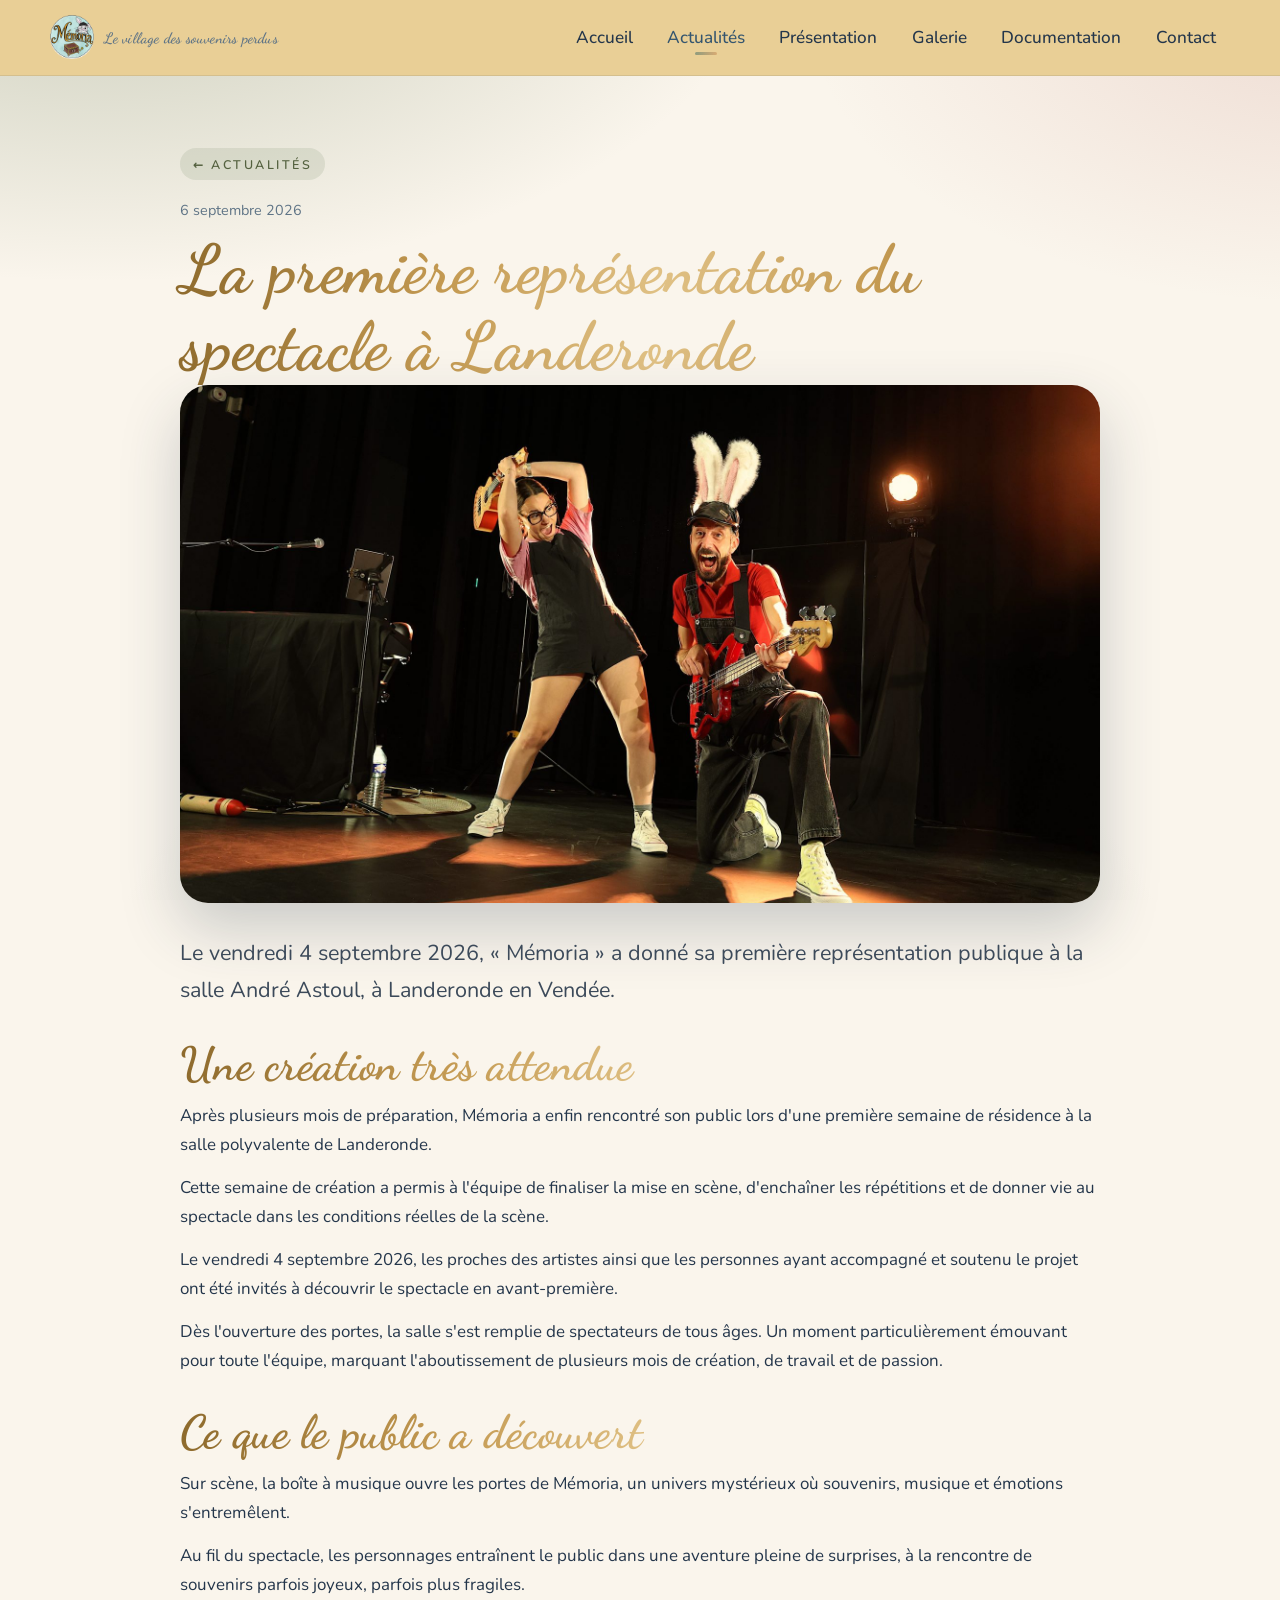
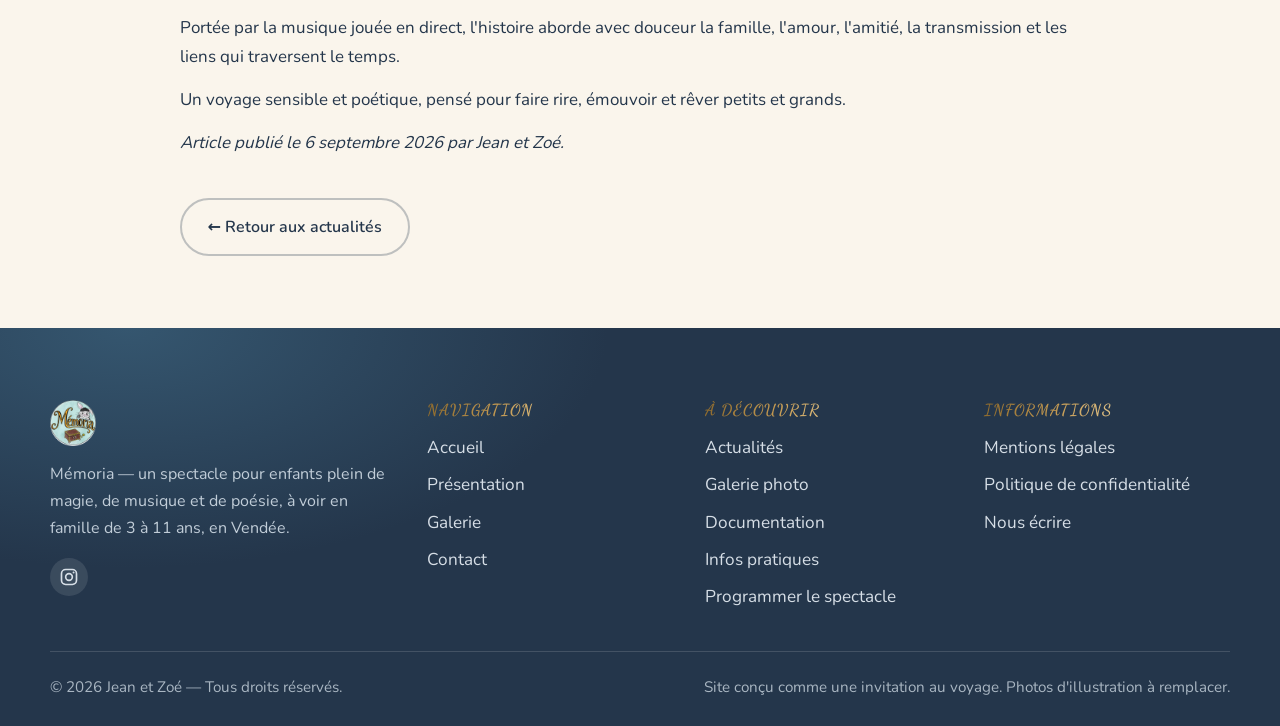
<file: articles/premiere-la-residence-landeronde.html>
<!DOCTYPE html>
<html lang="fr">
<head>
  <meta charset="utf-8">
  <meta name="viewport" content="width=device-width, initial-scale=1">
  <title>La première représentation du spectacle à Landeronde — Actualités · Mémoria</title>
  <meta name="description" content="Le vendredi 4 septembre 2026, « Mémoria » a donné sa première représentation publique à la salle André Astoul, à Landeronde, en Vendée.">
  <link rel="canonical" href="https://spectacle-memoria.fr/articles/premiere-la-residence-landeronde.html">

  <meta property="og:type" content="article">
  <meta property="og:site_name" content="Mémoria">
  <meta property="og:title" content="La première représentation du spectacle à Landeronde">
  <meta property="og:description" content="Le vendredi 4 septembre 2026, « Mémoria » a donné sa première représentation publique à la salle André Astoul, à Landeronde, en Vendée.">
  <meta property="og:image" content="https://spectacle-memoria.fr/assets/images/moments/pompon-et-zoe-en-scene.jpg">
  <meta property="og:url" content="https://spectacle-memoria.fr/articles/premiere-la-residence-landeronde.html">
  <meta property="article:published_time" content="2026-09-06">
  <meta property="og:locale" content="fr_FR">
  <meta name="twitter:card" content="summary_large_image">
  <meta name="theme-color" content="#24364b">

  <link rel="icon" href="../assets/icons/favicon.ico" sizes="any">
  <link rel="icon" type="image/png" href="../assets/icons/favicon.png">
  <link rel="apple-touch-icon" href="../assets/icons/apple-touch-icon.png">
  <link rel="stylesheet" href="../css/fonts.css?v=1">
  <link rel="stylesheet" href="../css/style.css?v=25">

  <script type="application/ld+json">
  {
    "@context": "https://schema.org",
    "@type": "NewsArticle",
    "headline": "La première représentation du spectacle à Landeronde",
    "datePublished": "2026-09-06",
    "dateModified": "2026-09-06",
    "articleSection": "Tournée",
    "image": "https://spectacle-memoria.fr/assets/images/moments/pompon-et-zoe-en-scene.jpg",
    "author": { "@type": "Organization", "name": "Jean et Zoé" },
    "publisher": {
      "@type": "Organization",
      "name": "Jean et Zoé",
      "logo": { "@type": "ImageObject", "url": "https://spectacle-memoria.fr/assets/images/logo-memoria.png" }
    },
    "mainEntityOfPage": "https://spectacle-memoria.fr/articles/premiere-la-residence-landeronde.html"
  }
  </script>
  <script src="../js/main.js" defer></script>
</head>
<body data-page="actualites">
  <a class="skip-link" href="#contenu">Aller au contenu principal</a>

  <header class="site-header">
    <div class="site-header__inner">
      <a class="brand" href="../index.html" aria-label="Mémoria — Le village des souvenirs perdus — accueil">
        <img class="brand__mark" src="../assets/icons/logo-mark.png" alt="" width="52" height="52">
        <span class="brand__tagline">Le village des souvenirs perdus</span>
      </a>
      <button class="nav-toggle" type="button" aria-label="Ouvrir le menu" aria-expanded="false" aria-controls="primary-nav">
        <span class="nav-toggle__bar" aria-hidden="true"></span>
      </button>
      <nav class="nav" id="primary-nav" aria-label="Navigation principale">
        <ul class="nav__list">
          <li><a class="nav__link" data-nav="accueil" href="../index.html">Accueil</a></li>
          <li><a class="nav__link" data-nav="actualites" href="../actualites.html">Actualités</a></li>
          <li><a class="nav__link" data-nav="presentation" href="../presentation.html">Présentation</a></li>
          <li><a class="nav__link" data-nav="galerie" href="../galerie.html">Galerie</a></li>
          <li><a class="nav__link" data-nav="documentation" href="../documentation.html">Documentation</a></li>
          <li><a class="nav__link" data-nav="contact" href="../contact.html">Contact</a></li>
        </ul>
      </nav>
    </div>
  </header>

  <main id="contenu">
    <article class="article container container--narrow">
      <p class="eyebrow"><a href="../actualites.html" style="text-decoration:none;color:inherit">← Actualités</a></p>
      <div class="article__meta">
        <time datetime="2026-09-06">6 septembre 2026</time>
      </div>
      <h1>La première représentation du spectacle à Landeronde</h1>

      <figure class="article__hero">
        <img src="../assets/images/moments/pompon-et-zoe-en-scene.jpg" alt="Zoé, guitare levée, et Jean coiffé des oreilles de Pompon, basse à la main, en plein numéro sur scène" width="1920" height="1280">
      </figure>

      <div class="article__body">
        <p class="lead">Le vendredi 4 septembre 2026, « Mémoria » a donné sa première représentation publique à la salle André Astoul, à Landeronde en Vendée.</p>

        <h2>Une création très attendue</h2>
        <p>
          Après plusieurs mois de préparation, Mémoria a enfin rencontré son public lors
          d'une première semaine de résidence à la salle polyvalente de Landeronde.
        </p>
        <p>
          Cette semaine de création a permis à l'équipe de finaliser la mise en scène,
          d'enchaîner les répétitions et de donner vie au spectacle dans les conditions
          réelles de la scène.
        </p>
        <p>
          Le vendredi 4 septembre 2026, les proches des artistes ainsi que les personnes
          ayant accompagné et soutenu le projet ont été invités à découvrir le spectacle
          en avant-première.
        </p>
        <p>
          Dès l'ouverture des portes, la salle s'est remplie de spectateurs de tous âges.
          Un moment particulièrement émouvant pour toute l'équipe, marquant l'aboutissement
          de plusieurs mois de création, de travail et de passion.
        </p>

        <h2>Ce que le public a découvert</h2>
        <p>
          Sur scène, la boîte à musique ouvre les portes de Mémoria, un univers mystérieux
          où souvenirs, musique et émotions s'entremêlent.
        </p>
        <p>
          Au fil du spectacle, les personnages entraînent le public dans une aventure pleine
          de surprises, à la rencontre de souvenirs parfois joyeux, parfois plus fragiles.
        </p>
        <p>
          Portée par la musique jouée en direct, l'histoire aborde avec douceur la famille,
          l'amour, l'amitié, la transmission et les liens qui traversent le temps.
        </p>
        <p>
          Un voyage sensible et poétique, pensé pour faire rire, émouvoir et rêver petits
          et grands.
        </p>

        <p><em>Article publié le 6 septembre 2026 par Jean et Zoé.</em></p>
      </div>

      <p class="article__back">
        <a class="btn btn--ghost" href="../actualites.html">← Retour aux actualités</a>
      </p>
    </article>
  </main>

  <footer class="site-footer">
    <div class="container">
      <div class="footer-grid">
        <div class="footer-brand">
          <img class="footer-brand__mark" src="../assets/icons/logo-mark.png" alt="" width="52" height="52">
          <p>Mémoria — un spectacle pour enfants plein de magie, de musique et de poésie, à voir en famille de 3 à 11&nbsp;ans, en Vendée.</p>
          <div class="footer-socials" aria-label="Réseaux sociaux">
            <a href="https://www.instagram.com/spectacle.memoria/" aria-label="Instagram de Mémoria (@spectacle.memoria)" rel="noopener" target="_blank"><svg viewBox="0 0 24 24" width="20" height="20" fill="none" stroke="currentColor" stroke-width="2" aria-hidden="true" focusable="false"><rect x="3" y="3" width="18" height="18" rx="5"/><circle cx="12" cy="12" r="4"/><circle cx="17.5" cy="6.5" r="1.2" fill="currentColor" stroke="none"/></svg></a>
          </div>
        </div>
        <div>
          <h4>Navigation</h4>
          <ul>
            <li><a href="../index.html">Accueil</a></li>
            <li><a href="../presentation.html">Présentation</a></li>
            <li><a href="../galerie.html">Galerie</a></li>
            <li><a href="../contact.html">Contact</a></li>
          </ul>
        </div>
        <div>
          <h4>À découvrir</h4>
          <ul>
            <li><a href="../actualites.html">Actualités</a></li>
            <li><a href="../galerie.html">Galerie photo</a></li>
            <li><a href="../documentation.html">Documentation</a></li>
            <li><a href="../presentation.html#infos-pratiques">Infos pratiques</a></li>
            <li><a href="../contact.html">Programmer le spectacle</a></li>
          </ul>
        </div>
        <div>
          <h4>Informations</h4>
          <ul>
            <li><a href="../mentions-legales.html">Mentions légales</a></li>
            <li><a href="../confidentialite.html">Politique de confidentialité</a></li>
            <li><a href="../contact.html">Nous écrire</a></li>
          </ul>
        </div>
      </div>
      <div class="footer-bottom">
        <span>© <span data-year>2026</span> Jean et Zoé — Tous droits réservés.</span>
        <span>Site conçu comme une invitation au voyage. Photos d'illustration à remplacer.</span>
      </div>
    </div>
  </footer>
</body>
</html>
</file>
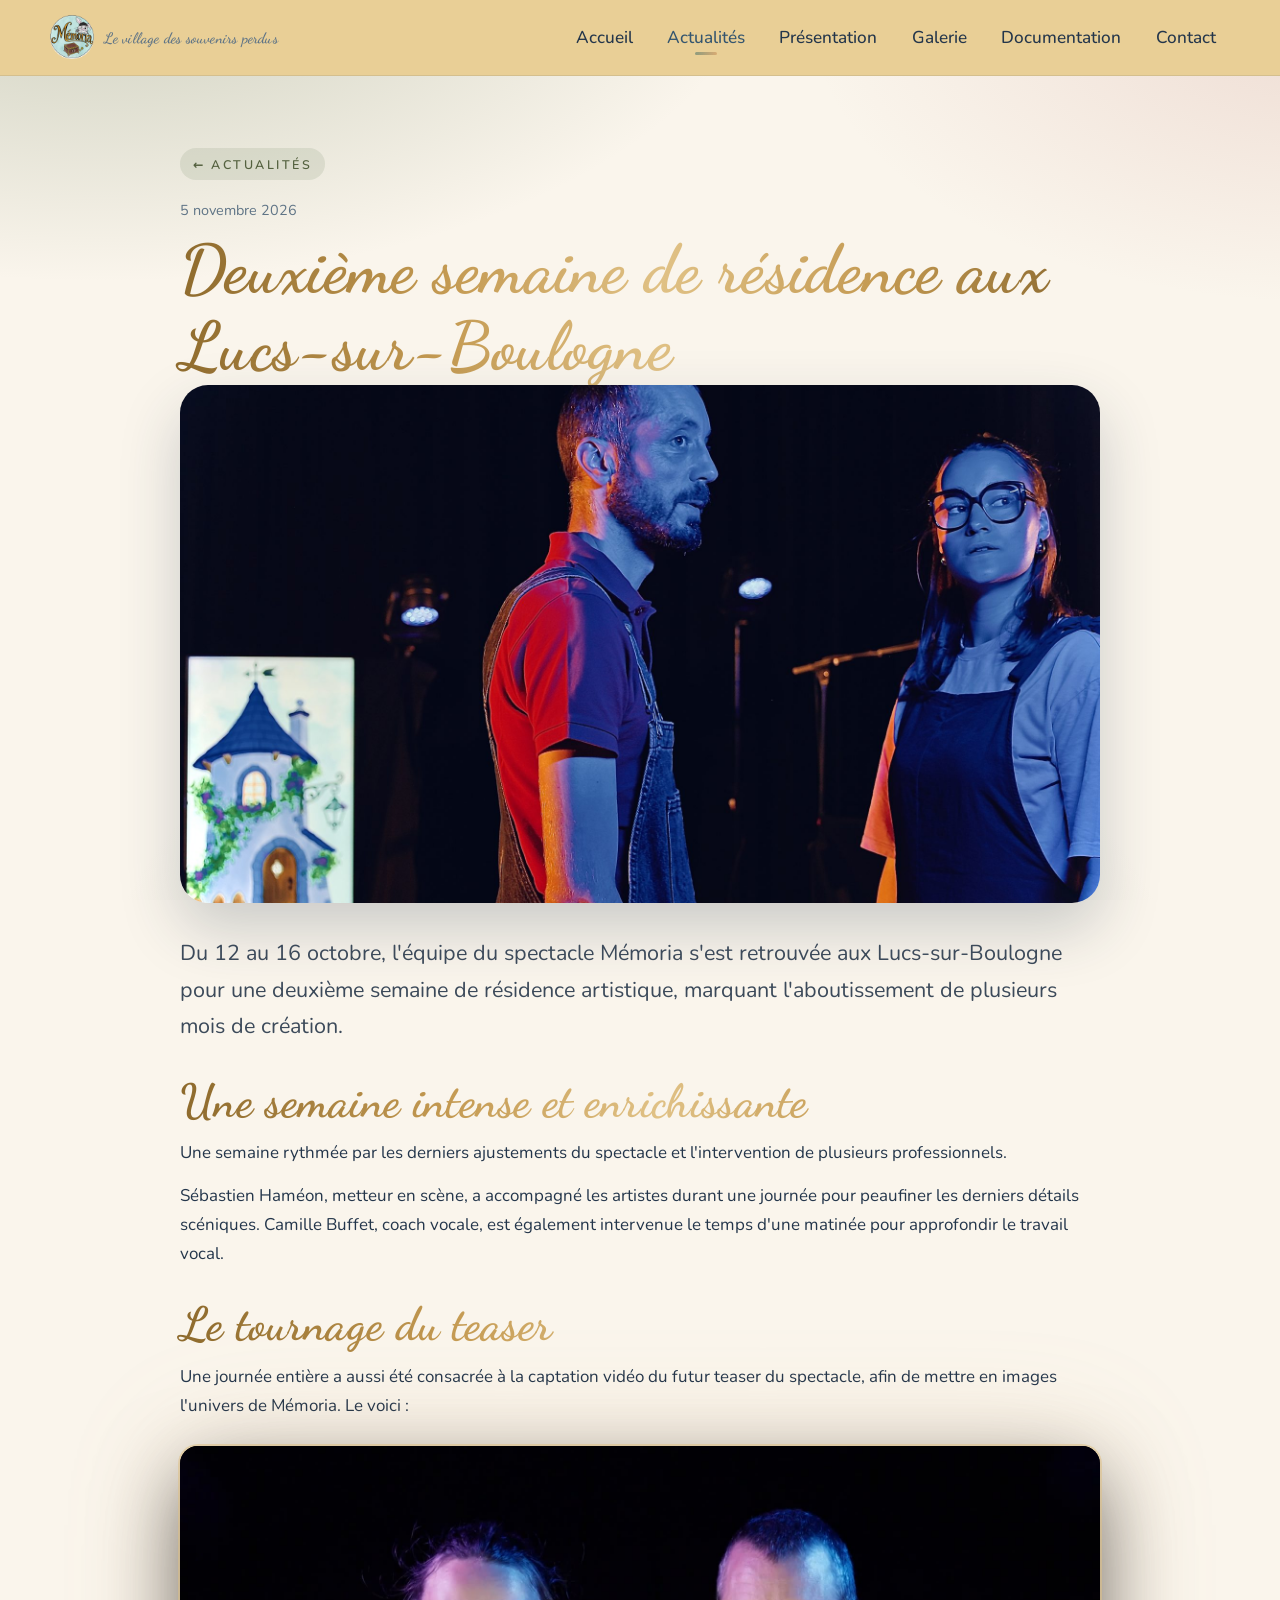
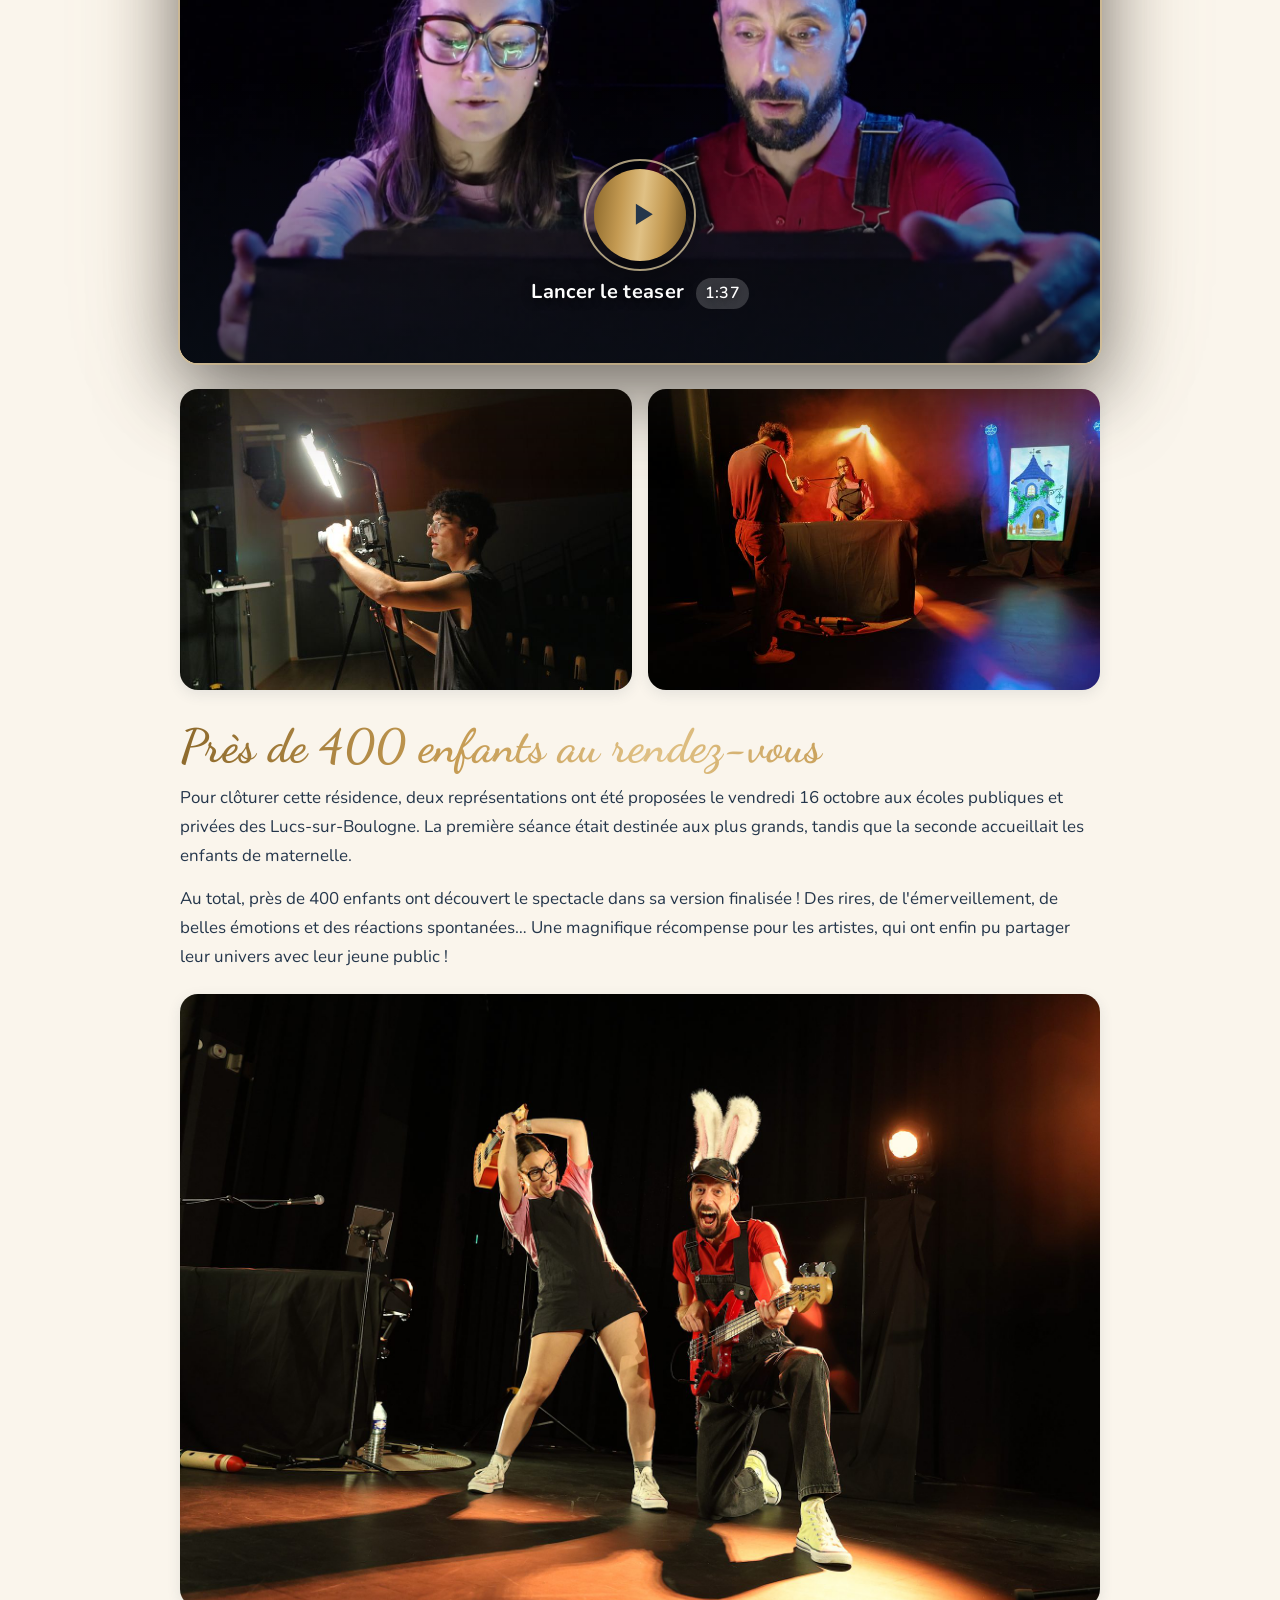
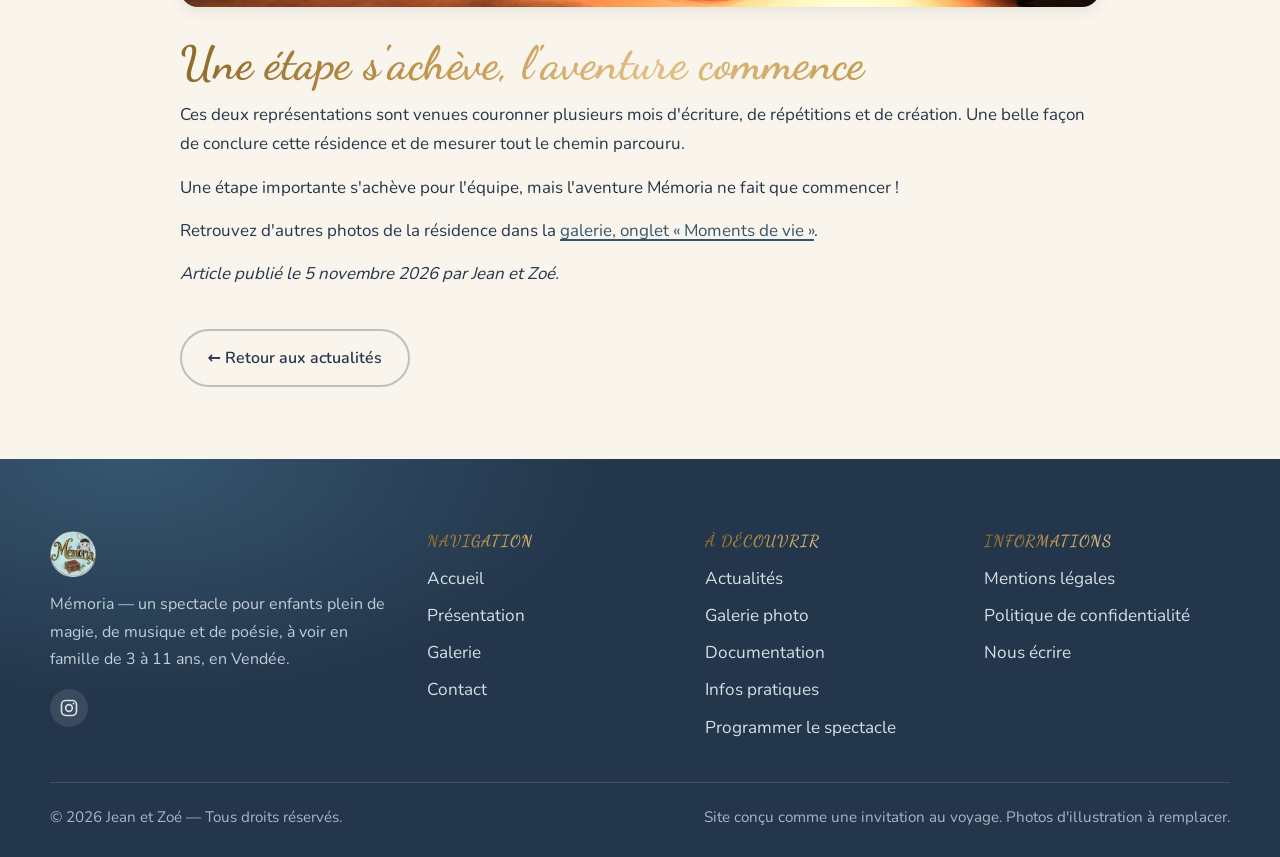
<file: articles/residence-les-lucs-sur-boulogne.html>
<!DOCTYPE html>
<html lang="fr">
<head>
  <meta charset="utf-8">
  <meta name="viewport" content="width=device-width, initial-scale=1">
  <title>Deuxième semaine de résidence aux Lucs-sur-Boulogne — Actualités · Mémoria</title>
  <meta name="description" content="Du 12 au 16 octobre 2026, Mémoria a vécu sa deuxième semaine de résidence aux Lucs-sur-Boulogne : mise en scène, coaching vocal, tournage du teaser et près de 400 enfants au rendez-vous.">
  <link rel="canonical" href="https://spectacle-memoria.fr/articles/residence-les-lucs-sur-boulogne.html">

  <meta property="og:type" content="article">
  <meta property="og:site_name" content="Mémoria">
  <meta property="og:title" content="Deuxième semaine de résidence aux Lucs-sur-Boulogne">
  <meta property="og:description" content="Du 12 au 16 octobre 2026, Mémoria a vécu sa deuxième semaine de résidence aux Lucs-sur-Boulogne : mise en scène, coaching vocal, tournage du teaser et près de 400 enfants au rendez-vous.">
  <meta property="og:image" content="https://spectacle-memoria.fr/assets/images/moments/jean-zoe-maison-bleue.jpg">
  <meta property="og:url" content="https://spectacle-memoria.fr/articles/residence-les-lucs-sur-boulogne.html">
  <meta property="article:published_time" content="2026-11-05">
  <meta property="og:locale" content="fr_FR">
  <meta name="twitter:card" content="summary_large_image">
  <meta name="theme-color" content="#24364b">

  <link rel="icon" href="../assets/icons/favicon.ico" sizes="any">
  <link rel="icon" type="image/png" href="../assets/icons/favicon.png">
  <link rel="apple-touch-icon" href="../assets/icons/apple-touch-icon.png">
  <link rel="stylesheet" href="../css/fonts.css?v=1">
  <link rel="stylesheet" href="../css/style.css?v=25">

  <script type="application/ld+json">
  {
    "@context": "https://schema.org",
    "@type": "NewsArticle",
    "headline": "Deuxième semaine de résidence aux Lucs-sur-Boulogne",
    "datePublished": "2026-11-05",
    "dateModified": "2026-11-05",
    "articleSection": "Coulisses",
    "image": "https://spectacle-memoria.fr/assets/images/moments/jean-zoe-maison-bleue.jpg",
    "author": { "@type": "Organization", "name": "Jean et Zoé" },
    "publisher": {
      "@type": "Organization",
      "name": "Jean et Zoé",
      "logo": { "@type": "ImageObject", "url": "https://spectacle-memoria.fr/assets/images/logo-memoria.png" }
    },
    "mainEntityOfPage": "https://spectacle-memoria.fr/articles/residence-les-lucs-sur-boulogne.html"
  }
  </script>
  <script src="../js/main.js" defer></script>
  <script src="../js/teaser.js?v=2" defer></script>
</head>
<body data-page="actualites">
  <a class="skip-link" href="#contenu">Aller au contenu principal</a>

  <header class="site-header">
    <div class="site-header__inner">
      <a class="brand" href="../index.html" aria-label="Mémoria — Le village des souvenirs perdus — accueil">
        <img class="brand__mark" src="../assets/icons/logo-mark.png" alt="" width="52" height="52">
        <span class="brand__tagline">Le village des souvenirs perdus</span>
      </a>
      <button class="nav-toggle" type="button" aria-label="Ouvrir le menu" aria-expanded="false" aria-controls="primary-nav">
        <span class="nav-toggle__bar" aria-hidden="true"></span>
      </button>
      <nav class="nav" id="primary-nav" aria-label="Navigation principale">
        <ul class="nav__list">
          <li><a class="nav__link" data-nav="accueil" href="../index.html">Accueil</a></li>
          <li><a class="nav__link" data-nav="actualites" href="../actualites.html">Actualités</a></li>
          <li><a class="nav__link" data-nav="presentation" href="../presentation.html">Présentation</a></li>
          <li><a class="nav__link" data-nav="galerie" href="../galerie.html">Galerie</a></li>
          <li><a class="nav__link" data-nav="documentation" href="../documentation.html">Documentation</a></li>
          <li><a class="nav__link" data-nav="contact" href="../contact.html">Contact</a></li>
        </ul>
      </nav>
    </div>
  </header>

  <main id="contenu">
    <article class="article container container--narrow">
      <p class="eyebrow"><a href="../actualites.html" style="text-decoration:none;color:inherit">← Actualités</a></p>
      <div class="article__meta">
        <time datetime="2026-11-05">5 novembre 2026</time>
      </div>
      <h1>Deuxième semaine de résidence aux Lucs-sur-Boulogne</h1>

      <figure class="article__hero">
        <img src="../assets/images/moments/jean-zoe-maison-bleue.jpg" alt="Jean et Zoé sur scène sous une lumière bleue, l'illustration de la maison bleue de Memoria en arrière-plan" width="1920" height="1280">
      </figure>

      <div class="article__body">
        <p class="lead">Du 12 au 16 octobre, l'équipe du spectacle Mémoria s'est retrouvée aux Lucs-sur-Boulogne pour une deuxième semaine de résidence artistique, marquant l'aboutissement de plusieurs mois de création.</p>

        <h2>Une semaine intense et enrichissante</h2>
        <p>
          Une semaine rythmée par les derniers ajustements du spectacle et l'intervention
          de plusieurs professionnels.
        </p>
        <p>
          Sébastien Haméon, metteur en scène, a accompagné les artistes durant une journée
          pour peaufiner les derniers détails scéniques. Camille Buffet, coach vocale, est
          également intervenue le temps d'une matinée pour approfondir le travail vocal.
        </p>

        <h2>Le tournage du teaser</h2>
        <p>
          Une journée entière a aussi été consacrée à la captation vidéo du futur teaser du
          spectacle, afin de mettre en images l'univers de Mémoria. Le voici&nbsp;:
        </p>

        <div class="teaser teaser--article" data-teaser>
          <video class="teaser__video" controls preload="none" playsinline
                 poster="../assets/video/teaser-memoria-poster.jpg"
                 data-src-sd="../assets/video/teaser-memoria-720.mp4"
                 width="1920" height="1080"
                 aria-label="Teaser du spectacle Mémoria">
            <source src="../assets/video/teaser-memoria-1080.mp4" type="video/mp4">
            <a href="../assets/video/teaser-memoria-1080.mp4">Télécharger le teaser de Mémoria (MP4)</a>
          </video>
          <button class="teaser__play" type="button" aria-label="Lancer le teaser de Mémoria (1 min 37)">
            <span class="teaser__icon" aria-hidden="true"><svg viewBox="0 0 24 24" width="30" height="30"><path d="M8 5.5v13l10.5-6.5z" fill="currentColor"/></svg></span>
            <span class="teaser__label">Lancer le teaser <span class="teaser__time">1:37</span></span>
          </button>
        </div>

        <div class="article__duo">
          <img src="../assets/images/moments/tournage-teaser-camera-800.jpg" alt="Le vidéaste filme une scène du teaser, caméra à la main, à côté d'un projecteur" width="800" height="533" loading="lazy">
          <img src="../assets/images/moments/tournage-teaser-brume-800.jpg" alt="Tournage du teaser : Jean et Zoé sur une scène baignée de brume orangée" width="800" height="533" loading="lazy">
        </div>

        <h2>Près de 400 enfants au rendez-vous</h2>
        <p>
          Pour clôturer cette résidence, deux représentations ont été proposées le vendredi
          16 octobre aux écoles publiques et privées des Lucs-sur-Boulogne. La première séance
          était destinée aux plus grands, tandis que la seconde accueillait les enfants de
          maternelle.
        </p>
        <p>
          Au total, près de 400 enfants ont découvert le spectacle dans sa version finalisée&nbsp;!
          Des rires, de l'émerveillement, de belles émotions et des réactions spontanées…
          Une magnifique récompense pour les artistes, qui ont enfin pu partager leur univers
          avec leur jeune public&nbsp;!
        </p>

        <img src="../assets/images/moments/pompon-et-zoe-en-scene.jpg" alt="Zoé, guitare levée, et Jean coiffé des oreilles de Pompon, basse à la main, en plein numéro sur scène" width="1920" height="1280" loading="lazy">

        <h2>Une étape s'achève, l'aventure commence</h2>
        <p>
          Ces deux représentations sont venues couronner plusieurs mois d'écriture, de
          répétitions et de création. Une belle façon de conclure cette résidence et de
          mesurer tout le chemin parcouru.
        </p>
        <p>
          Une étape importante s'achève pour l'équipe, mais l'aventure Mémoria ne fait que
          commencer&nbsp;!
        </p>
        <p>
          Retrouvez d'autres photos de la résidence dans la
          <a href="../galerie.html">galerie, onglet « Moments de vie »</a>.
        </p>

        <p><em>Article publié le 5 novembre 2026 par Jean et Zoé.</em></p>
      </div>

      <p class="article__back">
        <a class="btn btn--ghost" href="../actualites.html">← Retour aux actualités</a>
      </p>
    </article>
  </main>

  <footer class="site-footer">
    <div class="container">
      <div class="footer-grid">
        <div class="footer-brand">
          <img class="footer-brand__mark" src="../assets/icons/logo-mark.png" alt="" width="52" height="52">
          <p>Mémoria — un spectacle pour enfants plein de magie, de musique et de poésie, à voir en famille de 3 à 11&nbsp;ans, en Vendée.</p>
          <div class="footer-socials" aria-label="Réseaux sociaux">
            <a href="https://www.instagram.com/spectacle.memoria/" aria-label="Instagram de Mémoria (@spectacle.memoria)" rel="noopener" target="_blank"><svg viewBox="0 0 24 24" width="20" height="20" fill="none" stroke="currentColor" stroke-width="2" aria-hidden="true" focusable="false"><rect x="3" y="3" width="18" height="18" rx="5"/><circle cx="12" cy="12" r="4"/><circle cx="17.5" cy="6.5" r="1.2" fill="currentColor" stroke="none"/></svg></a>
          </div>
        </div>
        <div>
          <h4>Navigation</h4>
          <ul>
            <li><a href="../index.html">Accueil</a></li>
            <li><a href="../presentation.html">Présentation</a></li>
            <li><a href="../galerie.html">Galerie</a></li>
            <li><a href="../contact.html">Contact</a></li>
          </ul>
        </div>
        <div>
          <h4>À découvrir</h4>
          <ul>
            <li><a href="../actualites.html">Actualités</a></li>
            <li><a href="../galerie.html">Galerie photo</a></li>
            <li><a href="../documentation.html">Documentation</a></li>
            <li><a href="../presentation.html#infos-pratiques">Infos pratiques</a></li>
            <li><a href="../contact.html">Programmer le spectacle</a></li>
          </ul>
        </div>
        <div>
          <h4>Informations</h4>
          <ul>
            <li><a href="../mentions-legales.html">Mentions légales</a></li>
            <li><a href="../confidentialite.html">Politique de confidentialité</a></li>
            <li><a href="../contact.html">Nous écrire</a></li>
          </ul>
        </div>
      </div>
      <div class="footer-bottom">
        <span>© <span data-year>2026</span> Jean et Zoé — Tous droits réservés.</span>
        <span>Site conçu comme une invitation au voyage. Photos d'illustration à remplacer.</span>
      </div>
    </div>
  </footer>
</body>
</html>
</file>
<file: css/fonts.css>
/* Polices hébergées sur le site (plus d'appel à Google Fonts :
   aucune adresse IP de visiteur transmise à Google).
   Dancing Script et Nunito — SIL Open Font License 1.1. */

/* Dancing Script — latin-ext */
@font-face {
  font-family: 'Dancing Script';
  font-style: normal;
  font-weight: 400 700;
  font-display: swap;
  src: url(../assets/fonts/dancing-script-latin-ext.woff2) format('woff2');
  unicode-range: U+0100-02BA, U+02BD-02C5, U+02C7-02CC, U+02CE-02D7, U+02DD-02FF, U+0304, U+0308, U+0329, U+1D00-1DBF, U+1E00-1E9F, U+1EF2-1EFF, U+2020, U+20A0-20AB, U+20AD-20C4, U+2113, U+2C60-2C7F, U+A720-A7FF;
}

/* Dancing Script — latin */
@font-face {
  font-family: 'Dancing Script';
  font-style: normal;
  font-weight: 400 700;
  font-display: swap;
  src: url(../assets/fonts/dancing-script-latin.woff2) format('woff2');
  unicode-range: U+0000-00FF, U+0131, U+0152-0153, U+02BB-02BC, U+02C6, U+02DA, U+02DC, U+0304, U+0308, U+0329, U+2000-206F, U+20AC, U+2122, U+2191, U+2193, U+2212, U+2215, U+FEFF, U+FFFD;
}

/* Nunito — latin-ext */
@font-face {
  font-family: 'Nunito';
  font-style: normal;
  font-weight: 400 800;
  font-display: swap;
  src: url(../assets/fonts/nunito-latin-ext.woff2) format('woff2');
  unicode-range: U+0100-02BA, U+02BD-02C5, U+02C7-02CC, U+02CE-02D7, U+02DD-02FF, U+0304, U+0308, U+0329, U+1D00-1DBF, U+1E00-1E9F, U+1EF2-1EFF, U+2020, U+20A0-20AB, U+20AD-20C4, U+2113, U+2C60-2C7F, U+A720-A7FF;
}

/* Nunito — latin */
@font-face {
  font-family: 'Nunito';
  font-style: normal;
  font-weight: 400 800;
  font-display: swap;
  src: url(../assets/fonts/nunito-latin.woff2) format('woff2');
  unicode-range: U+0000-00FF, U+0131, U+0152-0153, U+02BB-02BC, U+02C6, U+02DA, U+02DC, U+0304, U+0308, U+0329, U+2000-206F, U+20AC, U+2122, U+2191, U+2193, U+2212, U+2215, U+FEFF, U+FFFD;
}
</file>
<file: css/style.css>
/* =========================================================================
   ÉTOILE FILANTE — Feuille de style principale
   -------------------------------------------------------------------------
   Sommaire
   1.  Variables & thème
   2.  Base & réinitialisation
   3.  Typographie
   4.  Utilitaires & conteneurs
   5.  Boutons & micro-animations
   6.  En-tête & navigation (+ menu mobile)
   7.  Carrousel « pages de livre »
   8.  Sections page d'accueil
   9.  Cartes (atouts, actualités)
   10. Page Actualités & article
   11. Page Présentation
   12. Galerie & lightbox
   13. Page Contact & formulaire
   14. Pied de page
   15. Animations d'apparition au scroll
   16. Responsive
   17. prefers-reduced-motion
   ========================================================================= */

/* 1. VARIABLES & THÈME ---------------------------------------------------- */
/* Palette :
   Bleu encre #24364B · Bleu grisé #748A9D · Crème papier #F3EBDD
   Vieux rose #C98F86 · Ocre doré #C49A52 · Vert sauge #8E9B7D            */
:root {
  /* Bleu encre — couleur principale (titres fond, en-tête, pied de page, texte) */
  --indigo: #24364b;
  --plum: #33506a;
  --violet: #35566f;          /* accent interactif (liens, nav) — contraste OK sur crème */
  --slate: #748a9d;           /* bleu grisé décoratif (bordures, liserés) */

  /* Vieux rose — touche douce + ocre chaud pour les dégradés */
  --amber: #d8ab73;
  --coral: #c98f86;
  --rose: #e7c6c0;

  /* Vert sauge — détails naturels */
  --turquoise: #8e9b7d;
  --sky: #b9c4a9;
  --yellow: #d0d8c1;
  --sage-deep: #54613f;       /* vert sauge foncé, lisible en texte / accent */

  /* Bleu clair du logo Mémoria — repris sur quelques sections (§2b) */
  --logo-blue: #bce1de;
  --logo-blue-deep: #8fc9c4;

  /* Ocre doré — accents, boutons, titres */
  --gold: #a97f33;
  --gold-grad: linear-gradient(96deg, #8a672a 0%, #c49a52 30%, #e0c185 52%, #c49a52 74%, #7f5f28 100%);
  --gold-pastel: #e9cf96;     /* version douce (pastel) du doré, pour les fonds (ex. header) */

  /* Crème papier — fonds clairs */
  --cream: #faf5ec;
  --paper: #f3ebdd;
  --paper-edge: #e6dbc6;
  --white: #ffffff;

  /* Textes */
  --ink: #24364b;
  --muted: #5f7486;

  /* Design tokens */
  --radius-s: 10px;
  --radius-m: 18px;
  --radius-l: 28px;
  --shadow-s: 0 4px 14px rgba(36, 54, 75, 0.10);
  --shadow-m: 0 12px 34px rgba(36, 54, 75, 0.16);
  --shadow-l: 0 26px 60px rgba(36, 54, 75, 0.22);
  --ring: 0 0 0 4px rgba(53, 86, 111, 0.30);

  /* Cursive « stylo plume » (lettres liées) pour les titres & sous-titres ;
     texte courant et interface dans une sans-serif lisible */
  --font-title: "Nunito", "Segoe UI", system-ui, -apple-system, Arial, sans-serif;
  --font-body: "Nunito", "Segoe UI", system-ui, -apple-system, Arial, sans-serif;
  /* Une seule cursive « stylo plume » pour titres, sous-titres et logo */
  --font-plume: "Dancing Script", "Segoe Script", "Brush Script MT", cursive;
  --font-display: var(--font-plume);

  --header-h: 76px;
  --maxw: 1180px;
  --ease: cubic-bezier(0.22, 1, 0.36, 1);
}

/* 2. BASE & RÉINITIALISATION ------------------------------------------------ */
*,
*::before,
*::after { box-sizing: border-box; }

* { margin: 0; }

html {
  scroll-behavior: smooth;
  scroll-padding-top: calc(var(--header-h) + 16px);
  -webkit-text-size-adjust: 100%;
}

body {
  font-family: var(--font-body);
  font-size: clamp(1rem, 0.96rem + 0.2vw, 1.075rem);
  line-height: 1.7;
  color: var(--ink);
  background-color: var(--cream);
  background-image:
    radial-gradient(1100px 560px at 8% -6%, rgba(142, 155, 125, 0.44), transparent 60%),
    radial-gradient(950px 520px at 104% 2%, rgba(201, 143, 134, 0.24), transparent 55%),
    radial-gradient(900px 700px at 50% 118%, rgba(142, 155, 125, 0.30), transparent 62%);
  background-attachment: fixed;
  overflow-x: hidden;
  -webkit-font-smoothing: antialiased;
}

img,
svg,
picture { display: block; max-width: 100%; height: auto; }

a { color: var(--violet); text-decoration-thickness: 2px; text-underline-offset: 3px; }
a:hover { color: var(--coral); }

button { font: inherit; cursor: pointer; }

:focus-visible {
  outline: 3px solid var(--violet);
  outline-offset: 2px;
  border-radius: 6px;
}

/* 3. TYPOGRAPHIE --------------------------------------------------------- */
/* Titres, sous-titres ET logo : la même cursive « stylo plume »
   (Dancing Script), à l'encre dorée. */
h1, h2, h3, h4 {
  font-family: var(--font-plume);
  line-height: 1.24;
  color: var(--gold);                 /* repli si background-clip:text non géré */
  font-weight: 700;
  letter-spacing: 0.3px;
  background: var(--gold-grad);
  -webkit-background-clip: text;
  background-clip: text;
  -webkit-text-fill-color: transparent;
  /* Le dégradé (background-clip:text) n'est peint que dans la boîte du titre :
     on l'élargit de chaque côté pour ne pas rogner les fioritures des
     majuscules cursives, et la marge négative garde le texte aligné. */
  padding-inline: 0.3em;
  margin-inline: -0.3em;
}
/* Sur fond bleu encre, l'or doit rester lumineux */
.section--indigo h1,
.section--indigo h2,
.section--indigo h3,
.section--indigo h4 {
  color: #e6c988;
  background: linear-gradient(96deg, #cfa961, #f0dcab 50%, #c49a52);
  -webkit-background-clip: text;
  background-clip: text;
  -webkit-text-fill-color: transparent;
}

h1 {
  line-height: 1.14;
  font-size: clamp(2.4rem, 1.7rem + 3.6vw, 4.2rem);
}
h2 {
  line-height: 1.2;
  font-size: clamp(1.9rem, 1.35rem + 2.2vw, 2.9rem);
}
h3 { font-size: clamp(1.4rem, 1.15rem + 0.9vw, 1.85rem); }
h4 { font-size: 1.2rem; }

p + p { margin-top: 0.9rem; }

.lead {
  font-size: clamp(1.1rem, 1rem + 0.6vw, 1.35rem);
  color: #3c4a5a;
}

.eyebrow {
  display: inline-flex;
  align-items: center;
  gap: 0.5rem;
  font-family: var(--font-title);
  font-weight: 600;
  text-transform: uppercase;
  letter-spacing: 2.5px;
  font-size: 0.78rem;
  color: var(--sage-deep);
  background: rgba(142, 155, 125, 0.20);
  padding: 0.35rem 0.8rem;
  border-radius: 999px;
}

.section-title { margin-bottom: 0.6rem; }
.section-intro { max-width: 62ch; color: var(--muted); }

/* Étoile décorative après certains titres */
.title-star::after {
  content: "✦";
  color: var(--turquoise);
  -webkit-text-fill-color: var(--turquoise);   /* annule l'héritage du titre doré */
  background: none;
  margin-left: 0.4rem;
}

/* 4. UTILITAIRES & CONTENEURS ------------------------------------------ */
.container {
  width: min(100% - 2.5rem, var(--maxw));
  margin-inline: auto;
}
.container--narrow { width: min(100% - 2.5rem, 820px); }

.section { padding-block: clamp(3.5rem, 2rem + 7vw, 7rem); }

/* --- Sections colorées pastel ---------------------------------------- */
/* Chaque variante pose un aplat pastel franc + un liseré doux en haut. */
.section--tint,
.section--mint,
.section--rose,
.section--sun,
.section--sky { position: relative; }
.section--tint::before,
.section--mint::before,
.section--rose::before,
.section--sun::before,
.section--sky::before {
  content: "";
  position: absolute;
  inset: 0 0 auto 0;
  height: 4px;
  background: linear-gradient(90deg, var(--turquoise), var(--rose), var(--turquoise));
  opacity: 0.7;
}

.section--tint { background: linear-gradient(180deg, #f1e7d4, #ece0c8); }  /* crème soutenu */
.section--mint { background: linear-gradient(180deg, #eef1e6, #e3e8d5); }  /* vert sauge pâle */
.section--rose { background: linear-gradient(180deg, #f7ebe7, #efdcd6); }  /* vieux rose pâle */
.section--sun  { background: linear-gradient(180deg, #f6ecd8, #efe0c1); }  /* ocre pâle */
.section--sky  { background: var(--logo-blue); }  /* bleu clair du logo, identique au header */

/* Variante douce sans liseré (sections collées à un .page-head) */
.section--wash { background: linear-gradient(180deg, #f2ede2, #ece3d3); }

.section--indigo {
  background: radial-gradient(1000px 500px at 20% 0%, #35566f, transparent 60%), var(--indigo);
  color: #eef2f6;
}
.section--indigo .section-intro { color: #cdd8e2; }

.skip-link {
  position: absolute;
  left: 1rem;
  top: -80px;
  z-index: 1200;
  background: var(--indigo);
  color: #fff;
  padding: 0.7rem 1.1rem;
  border-radius: 0 0 12px 12px;
  transition: top 0.25s var(--ease);
}
.skip-link:focus { top: 0; color: #fff; }

.visually-hidden {
  position: absolute !important;
  width: 1px; height: 1px;
  padding: 0; margin: -1px;
  overflow: hidden; clip: rect(0 0 0 0);
  white-space: nowrap; border: 0;
}

.text-center { text-align: center; }
.mt-2 { margin-top: 2rem; }

/* 5. BOUTONS & MICRO-ANIMATIONS -------------------------------------- */
.btn {
  --btn-bg: var(--violet);
  --btn-fg: #fff;
  display: inline-flex;
  align-items: center;
  justify-content: center;
  gap: 0.55rem;
  padding: 0.85rem 1.6rem;
  border: 2px solid transparent;
  border-radius: 999px;
  background: var(--btn-bg);
  color: var(--btn-fg);
  font-family: var(--font-title);
  font-weight: 600;
  font-size: 1rem;
  text-decoration: none;
  box-shadow: var(--shadow-s);
  transition: transform 0.2s var(--ease), box-shadow 0.2s var(--ease), background-color 0.2s var(--ease);
  will-change: transform;
}
.btn:hover {
  transform: translateY(-3px) rotate(-0.6deg);
  box-shadow: var(--shadow-m);
  color: var(--btn-fg);
}
.btn:active { transform: translateY(-1px) scale(0.99); }

.btn--primary { --btn-bg: linear-gradient(120deg, #c49a52, #d8ab73); color: #2a2114; }
.btn--primary:hover { --btn-bg: linear-gradient(120deg, #d0a960, #e2c188); }

.btn--ghost {
  --btn-bg: transparent;
  --btn-fg: var(--indigo);
  border-color: rgba(36, 54, 75, 0.28);
  box-shadow: none;
}
.btn--ghost:hover { border-color: var(--violet); background: rgba(53, 86, 111, 0.10); }

.btn--on-dark { --btn-fg: #fff; border-color: rgba(255,255,255,0.4); background: rgba(255,255,255,0.08); }
.btn--on-dark:hover { background: rgba(255,255,255,0.16); }

.btn .btn__arrow { transition: transform 0.2s var(--ease); }
.btn:hover .btn__arrow { transform: translateX(4px); }

.btn-row {
  display: flex;
  flex-wrap: wrap;
  gap: 0.9rem;
  margin-top: 1.8rem;
}

.link-more {
  display: inline-flex;
  align-items: center;
  gap: 0.4rem;
  font-family: var(--font-title);
  font-weight: 600;
  text-decoration: none;
  color: var(--sage-deep);
}
.link-more::after { content: "→"; transition: transform 0.2s var(--ease); }
.link-more:hover::after { transform: translateX(4px); }

/* 6. EN-TÊTE & NAVIGATION -------------------------------------------- */
.site-header {
  position: fixed;
  inset: 0 0 auto 0;
  z-index: 1000;
  height: var(--header-h);
  display: flex;
  align-items: center;
  background: var(--gold-pastel);   /* bandeau doré pastel */
  border-bottom: 1px solid rgba(36, 54, 75, 0.10);
  transition: height 0.3s var(--ease), background-color 0.3s var(--ease), box-shadow 0.3s var(--ease);
}
.site-header.is-scrolled {
  height: 62px;
  background: var(--gold-pastel);
  box-shadow: var(--shadow-s);
}
.site-header__inner {
  width: min(100% - 2.5rem, var(--maxw));
  margin-inline: auto;
  display: flex;
  align-items: center;
  justify-content: space-between;
  gap: 1rem;
}
.brand {
  display: inline-flex;
  align-items: center;
  gap: 0.6rem;
  text-decoration: none;
  min-width: 0;
}
.brand__mark {
  height: 44px;
  width: auto;
  flex: none;
  transition: height 0.3s var(--ease);
}
.site-header.is-scrolled .brand__mark { height: 38px; }
.brand__name {
  font-family: var(--font-plume);
  font-weight: 700;
  font-size: clamp(1.1rem, 0.85rem + 1vw, 1.6rem);
  line-height: 1.02;
  letter-spacing: 0.3px;
  color: var(--gold);
  background: var(--gold-grad);
  -webkit-background-clip: text;
  background-clip: text;
  -webkit-text-fill-color: transparent;
  max-width: 14ch;             /* laisse le titre passer sur 2 lignes sans pousser la nav */
  transition: font-size 0.3s var(--ease);
}
.site-header.is-scrolled .brand__name { font-size: clamp(0.95rem, 0.8rem + 0.7vw, 1.25rem); }
@media (max-width: 520px) {
  .brand__name { font-size: 1rem; max-width: 11ch; }
}

/* Sous-titre du spectacle, à côté du nom dans l'en-tête — seulement quand la
   largeur le permet (au-delà, il laisserait trop peu de place au menu). */
.brand__tagline {
  display: none;
  font-family: var(--font-plume);
  font-weight: 600;
  font-size: 0.95rem;
  letter-spacing: 0.2px;
  color: var(--muted);
  white-space: nowrap;
  padding-top: 0.2rem;
}
@media (min-width: 1040px) {
  .brand__tagline { display: block; }
}
.site-header.is-scrolled .brand__tagline { display: none; }

.nav { display: flex; align-items: center; }
.nav__list {
  display: flex;
  gap: 0.35rem;
  list-style: none;
  padding: 0;
}
.nav__link {
  position: relative;
  display: inline-block;
  padding: 0.55rem 0.9rem;
  border-radius: 999px;
  font-family: var(--font-title);
  font-weight: 500;
  color: var(--indigo);
  text-decoration: none;
  transition: color 0.2s var(--ease), background-color 0.2s var(--ease);
}
.nav__link::after {
  content: "";
  position: absolute;
  left: 50%;
  bottom: 6px;
  width: 0;
  height: 3px;
  border-radius: 3px;
  background: linear-gradient(90deg, var(--turquoise), var(--amber));
  transform: translateX(-50%);
  transition: width 0.25s var(--ease);
}
.nav__link:hover { color: var(--violet); background: rgba(53, 86, 111, 0.10); }
.nav__link:hover::after,
.nav__link[aria-current="page"]::after { width: 22px; }
.nav__link[aria-current="page"] { color: var(--violet); }

.nav-toggle {
  display: none;
  width: 46px;
  height: 46px;
  border: 2px solid rgba(36, 54, 75, 0.20);
  border-radius: 14px;
  background: var(--white);
  position: relative;
}
.nav-toggle__bar,
.nav-toggle__bar::before,
.nav-toggle__bar::after {
  content: "";
  position: absolute;
  left: 50%;
  width: 22px;
  height: 2.6px;
  border-radius: 3px;
  background: var(--indigo);
  transform: translateX(-50%);
  transition: transform 0.3s var(--ease), opacity 0.2s var(--ease), top 0.3s var(--ease);
}
.nav-toggle__bar { top: 50%; margin-top: -1px; }
.nav-toggle__bar::before { top: -7px; }
.nav-toggle__bar::after { top: 7px; }
.nav-toggle[aria-expanded="true"] .nav-toggle__bar { transform: translateX(-50%) rotate(45deg); }
.nav-toggle[aria-expanded="true"] .nav-toggle__bar::before { top: 0; transform: translateX(-50%) rotate(90deg); }
.nav-toggle[aria-expanded="true"] .nav-toggle__bar::after { top: 0; opacity: 0; }

/* 7. CARROUSEL « PAGE DE LIVRE » -------------------------------------- */
.hero {
  position: relative;
  margin-top: var(--header-h);
  padding: clamp(1rem, 0.5rem + 2vw, 2.4rem) 0 clamp(2rem, 1rem + 3vw, 3.5rem);
}

/* Cadre simple : une carte centrée. La page tourne au changement d'image. */
.book {
  position: relative;
  width: min(100% - 2.5rem, 1040px);
  margin-inline: auto;
  aspect-ratio: 16 / 9;
  perspective: 2200px;
  perspective-origin: 50% 40%;
  border-radius: var(--radius-l);
  overflow: hidden;                /* clippe la page qui déborde pendant la rotation */
  box-shadow: var(--shadow-l);
  background: var(--paper-edge);
  touch-action: pan-y;
}
/* fine tranche de « reliure » sur le bord gauche, pour l'idée du livre */
.book::after {
  content: "";
  position: absolute;
  inset: 0 auto 0 0;
  width: 12px;
  z-index: 3;
  pointer-events: none;
  background: linear-gradient(90deg, rgba(36, 54, 75, 0.30), rgba(36, 54, 75, 0) 100%);
}

/* overflow:hidden et preserve-3d ne peuvent pas cohabiter sur le même
   élément : la scène 3D est donc un enfant sans overflow. */
.book__stage {
  position: absolute;
  inset: 0;
  transform-style: preserve-3d;
  background: var(--paper);
}

/* Couche du bas : image de destination, révélée pendant que la page tourne */
.book__base {
  position: absolute;
  inset: 0;
  z-index: 1;
}
.book__base img { width: 100%; height: 100%; object-fit: cover; }

/* La page qui se tourne, articulée sur la reliure (bord gauche) */
.book__flip {
  position: absolute;
  inset: 0;
  z-index: 2;
  transform-style: preserve-3d;
  transform-origin: left center;
  transform: rotateY(0deg);
  will-change: transform;
}
.book__flip.is-animating { transition: transform 1.6s var(--ease), opacity 0.25s linear; }

.book__face {
  position: absolute;
  inset: 0;
  backface-visibility: hidden;
  -webkit-backface-visibility: hidden;
  overflow: hidden;
}
.book__face img { width: 100%; height: 100%; object-fit: cover; }
.book__face--front { transform: rotateY(0deg); }
/* Dos de la page : image suivante « imprimée » au verso, façon livre illustré */
.book__face--back { transform: rotateY(180deg); background: var(--paper); }
.book__face--back .book__unmirror { position: absolute; inset: 0; transform: scaleX(-1); }
.book__face--back .book__unmirror img { width: 100%; height: 100%; object-fit: cover; }

/* Ombre douce projetée par la page pendant qu'elle se tourne */
.book__flip::after {
  content: "";
  position: absolute;
  inset: 0;
  pointer-events: none;
  background: linear-gradient(90deg, rgba(0,0,0,0) 52%, rgba(0,0,0,0.32) 85%, rgba(0,0,0,0.05) 100%);
  opacity: 0;
  transition: opacity 0.6s var(--ease);
}
.book__flip.is-turning::after { opacity: 1; }
/* Voile de courbure sur la page (léger dégradé qui suit la pliure) */
.book__flip::before {
  content: "";
  position: absolute;
  inset: 0;
  z-index: 5;
  pointer-events: none;
  background: linear-gradient(90deg, rgba(255,255,255,0.18), rgba(255,255,255,0) 22%, rgba(0,0,0,0) 78%, rgba(0,0,0,0.14));
  opacity: 0;
  transition: opacity 0.6s var(--ease);
}
.book__flip.is-turning::before { opacity: 1; }

/* Légende de la diapo */
.book__caption {
  position: absolute;
  left: 0; right: 0; bottom: 0;
  z-index: 3;
  padding: 2.4rem 1.6rem 1.3rem;
  color: #fff;
  font-family: var(--font-title);
  font-weight: 500;
  font-size: clamp(1rem, 0.9rem + 0.6vw, 1.35rem);
  text-shadow: 0 2px 12px rgba(0,0,0,0.55);
  background: linear-gradient(180deg, transparent, rgba(24, 36, 51, 0.74));
  border-radius: 0 0 var(--radius-l) var(--radius-l);
  pointer-events: none;
}

/* Contrôles */
.book__btn {
  position: absolute;
  top: 50%;
  transform: translateY(-50%);
  z-index: 6;
  width: 52px;
  height: 52px;
  display: grid;
  place-items: center;
  border: none;
  border-radius: 50%;
  background: rgba(250, 245, 236, 0.92);
  color: var(--indigo);
  box-shadow: var(--shadow-m);
  font-size: 1.4rem;
  transition: transform 0.2s var(--ease), background-color 0.2s var(--ease);
}
.book__btn:hover { transform: translateY(-50%) scale(1.08); background: #fff; }
.book__btn--prev { left: 12px; }
.book__btn--next { right: 12px; }

/* Pastilles : dans le flux, sous le livre (le livre a overflow:hidden) */
.book__dots {
  display: flex;
  gap: 0.5rem;
  justify-content: center;
  margin: 20px auto 0;
}
.book__dot {
  width: 11px; height: 11px;
  border-radius: 50%;
  border: none;
  background: rgba(36, 54, 75, 0.24);
  transition: transform 0.2s var(--ease), background-color 0.2s var(--ease);
}
.book__dot:hover { background: rgba(36, 54, 75, 0.42); }
.book__dot[aria-current="true"] {
  background: linear-gradient(120deg, var(--turquoise), var(--amber));
  transform: scale(1.35);
}

/* 8. SECTIONS PAGE D'ACCUEIL ----------------------------------------- */
.intro {
  text-align: center;
  padding-top: clamp(2.5rem, 1.5rem + 4vw, 4rem);
  /* z-index (même à 0) transforme .intro en contexte d'empilement à part
     entière : le ::after à z-index:-1 ci-dessous reste ainsi cantonné
     juste derrière SON PROPRE fond, comme dans le header, au lieu de
     s'échapper derrière toute la page (nuages invisibles sinon). */
  z-index: 0;
}
/* Fond de la section d'accueil : l'illustration du village de Memoria,
   posée en ::after car ::before sert déjà au liseré coloré du haut de
   section. Voile très léger : la lisibilité est assurée par le panneau
   du contenu (.intro > .container) ci-dessous.
   Couleur de fond de la section : voir .section--sky. */
.intro::after {
  content: "";
  position: absolute;
  inset: 0;
  z-index: -1;
  pointer-events: none;
  background-image:
    linear-gradient(rgba(243, 235, 221, 0.12), rgba(243, 235, 221, 0.12)),
    url("../assets/images/village-de-memoria.jpg");
  background-repeat: no-repeat;
  background-size: cover;
  background-position: center 40%;
}
/* Le contenu de la section repose sur un panneau « verre dépoli » crème :
   le texte et la portée ressortent nettement, le village reste visible
   tout autour (et légèrement flouté derrière le panneau). */
.intro > .container {
  padding: clamp(1.4rem, 0.8rem + 2.5vw, 2.6rem) clamp(1rem, 0.5rem + 2.5vw, 2.6rem);
  background: rgba(250, 246, 238, 0.30);
  -webkit-backdrop-filter: blur(12px) saturate(1.1);
  backdrop-filter: blur(12px) saturate(1.1);
  border-radius: var(--radius-l);
  box-shadow: 0 18px 44px rgba(36, 54, 75, 0.18);
}
.intro .staff { opacity: 0.85; }
/* Halo clair autour des lettres : le texte reste lisible malgré la transparence */
.intro .lead,
.intro__text,
.intro__subtitle { text-shadow: 0 0 10px rgba(250, 246, 238, 0.95), 0 0 3px rgba(250, 246, 238, 0.9); }
/* Notes de musique plus visibles sur l'illustration */
.intro .note { text-shadow: 0 0 6px rgba(255, 255, 255, 0.95), 0 0 2px #fff; }
/* Pastille « Spectacle pour enfants » de l'accueil : opaque pour rester
   nette sur l'illustration du village */
.intro .eyebrow {
  background: #e2e0cd;
  box-shadow: 0 2px 10px rgba(36, 54, 75, 0.12);
}
.intro__title { margin: 0.6rem 0 0.4rem; }
.intro__title img {
  width: clamp(300px, 62vw, 720px);
  max-width: 100%;
  height: auto;
  margin-inline: auto;
}
.intro__subtitle {
  font-family: var(--font-plume);
  font-weight: 600;
  font-size: clamp(1.15rem, 1rem + 1vw, 1.5rem);
  color: var(--violet);
  margin: -0.3rem 0 0.6rem;
}
.intro__text { max-width: 60ch; margin-inline: auto; color: #3c4a5a; }

.univers-grid {
  display: grid;
  grid-template-columns: 1.05fr 0.95fr;
  gap: clamp(1.5rem, 1rem + 3vw, 3.5rem);
  align-items: center;
}
.univers-media {
  position: relative;
  border-radius: var(--radius-l);
  overflow: hidden;
  box-shadow: var(--shadow-l);
}
.univers-media,
.univers-media[data-parallax] {
  transform: rotate(-1.4deg) translate3d(0, var(--parallax-y, 0), 0);
}
/* Illustration en portrait (maison bleue) affichée en entier, largeur
   plafonnée pour ne pas dépasser en hauteur le texte d'à côté */
.univers-media { width: 100%; max-width: 440px; justify-self: center; }
.univers-media img { width: 100%; aspect-ratio: 2/3; object-fit: cover; }
.univers-media__badge {
  position: absolute;
  right: 14px; bottom: 14px;
  background: var(--yellow);
  color: var(--indigo);
  font-family: var(--font-title);
  font-weight: 600;
  padding: 0.35rem 0.8rem;
  border-radius: 999px;
  box-shadow: var(--shadow-s);
}

.perso-list {
  display: grid;
  grid-template-columns: repeat(auto-fit, minmax(180px, 1fr));
  gap: 1.2rem;
  margin-top: 2.4rem;
}
.perso-card {
  background: var(--white);
  border-radius: var(--radius-m);
  box-shadow: var(--shadow-s);
  transition: transform 0.25s var(--ease), box-shadow 0.25s var(--ease);
}
.perso-card:hover { transform: translateY(-6px); box-shadow: var(--shadow-m); }
/* Le cadre-photo arrondit lui-même son coin haut : pas d'overflow:hidden sur
   la carte entière, pour ne jamais rogner les jambages/fioritures du titre doré. */
.perso-card .shot { border-radius: var(--radius-m) var(--radius-m) 0 0; }
.perso-card img { aspect-ratio: 4/5; object-fit: cover; width: 100%; }
.perso-card__body { padding: 0.9rem 1rem 1.1rem; }
.perso-card__body h3 { font-size: 1.15rem; margin-bottom: 0.15rem; }
.perso-card__body p { font-size: 0.95rem; color: var(--muted); }

/* Zoom léger sur la photo au survol — page d'accueil uniquement.
   Le zoom est posé sur l'image (pas la carte) : .shot a déjà son
   overflow:hidden (§19), donc l'agrandissement reste bien cadré. */
[data-page="accueil"] .perso-card img { transition: transform 0.4s var(--ease); }
[data-page="accueil"] .perso-card:hover img { transform: scale(1.08); }

/* 9. CARTES -------------------------------------------------------------- */
.cards {
  display: grid;
  grid-template-columns: repeat(auto-fit, minmax(230px, 1fr));
  gap: 1.4rem;
  margin-top: 2.6rem;
}
.card {
  position: relative;
  display: flex;
  flex-direction: column;
  background: var(--white);
  border: 1px solid rgba(36, 54, 75, 0.08);
  border-radius: var(--radius-l);
  padding: 1.6rem 1.4rem;
  box-shadow: var(--shadow-s);
  transition: transform 0.28s var(--ease), box-shadow 0.28s var(--ease);
  overflow: hidden;
}
/* Quand une carte contient un bouton (ex. Documentation), il se cale tout en
   bas : les boutons restent alignés même si les descriptions ont des
   longueurs différentes. */
.card .btn-row { margin-top: auto; padding-top: 1rem; justify-content: center; }
.card::before {
  content: "";
  position: absolute;
  inset: 0 0 auto 0;
  height: 6px;
  background: linear-gradient(90deg, var(--turquoise), var(--sky), var(--amber), var(--coral));
}
.card:hover { transform: translateY(-8px) rotate(0.4deg); box-shadow: var(--shadow-m); }
.card__icon {
  width: 56px; height: 56px;
  display: grid; place-items: center;
  border-radius: 16px;
  background: rgba(142, 155, 125, 0.18);
  font-size: 1.7rem;
  margin-bottom: 0.9rem;
}
.card h3 { font-size: 1.2rem; margin-bottom: 0.3rem; }
.card p { color: var(--muted); font-size: 0.98rem; }

/* Cartes actualités */
.news-grid {
  display: grid;
  grid-template-columns: repeat(auto-fill, minmax(300px, 1fr));
  gap: 1.6rem;
  margin-top: 2.6rem;
}
.news-card {
  display: flex;
  flex-direction: column;
  background: var(--white);
  border-radius: var(--radius-l);
  box-shadow: var(--shadow-s);
  transition: transform 0.28s var(--ease), box-shadow 0.28s var(--ease);
}
.news-card:hover { transform: translateY(-8px); box-shadow: var(--shadow-m); }
/* Coin haut arrondi sur la vignette elle-même : pas d'overflow:hidden sur la
   carte entière, pour ne jamais rogner le titre doré sous la photo. */
.news-card__media { position: relative; overflow: hidden; border-radius: var(--radius-l) var(--radius-l) 0 0; }
.news-card__media img {
  aspect-ratio: 3/2;
  object-fit: cover;
  width: 100%;
  transition: transform 0.5s var(--ease);
}
.news-card:hover .news-card__media img { transform: scale(1.06); }
.news-card__cat {
  position: absolute;
  left: 12px; top: 12px;
  background: var(--indigo);
  color: #fff;
  font-family: var(--font-title);
  font-size: 0.75rem;
  font-weight: 500;
  letter-spacing: 0.5px;
  padding: 0.3rem 0.7rem;
  border-radius: 999px;
}
.news-card__body {
  display: flex;
  flex-direction: column;
  gap: 0.5rem;
  padding: 1.2rem 1.3rem 1.4rem;
  flex: 1;
}
.news-card__date {
  font-size: 0.82rem;
  text-transform: uppercase;
  letter-spacing: 1px;
  color: var(--violet);
  font-weight: 700;
}
.news-card__body h3 { font-size: 1.22rem; }
.news-card__excerpt { color: var(--muted); font-size: 0.97rem; }
.news-card__body .link-more { margin-top: auto; }

/* 10. PAGE ACTUALITÉS & ARTICLE -------------------------------------- */
.page-head {
  margin-top: var(--header-h);
  padding: clamp(3rem, 2rem + 5vw, 5.5rem) 0 clamp(2rem, 1.5rem + 3vw, 3.5rem);
  text-align: center;
  background:
    radial-gradient(700px 360px at 12% -10%, rgba(142, 155, 125, 0.45), transparent 62%),
    radial-gradient(760px 380px at 92% -14%, rgba(201, 143, 134, 0.40), transparent 62%),
    linear-gradient(180deg, #f1ede2, #eae1d1);
  border-bottom: 1px solid rgba(36, 54, 75, 0.08);
}
.page-head p { max-width: 60ch; margin: 0.8rem auto 0; color: var(--muted); }

.article {
  margin-top: var(--header-h);
  padding-block: clamp(2.5rem, 1.5rem + 4vw, 4.5rem);
}
/* Colonne de lecture un peu plus large que .container--narrow (820px),
   pour que le titre et le texte de l'article aient de l'air. */
.article.container--narrow { width: min(100% - 2.5rem, 920px); }
.article > .eyebrow { margin-bottom: 1.1rem; }
.article__hero {
  border-radius: var(--radius-l);
  overflow: hidden;
  box-shadow: var(--shadow-l);
  margin-bottom: 2rem;
}
.article__hero img { width: 100%; aspect-ratio: 16/9; object-fit: cover; }
.article__meta {
  display: flex;
  flex-wrap: wrap;
  gap: 0.8rem;
  align-items: center;
  color: var(--muted);
  font-size: 0.9rem;
  margin-bottom: 0.6rem;
}
.article__meta .tag {
  background: rgba(142, 155, 125, 0.24);
  color: #4d5a3a;
  font-weight: 700;
  padding: 0.2rem 0.7rem;
  border-radius: 999px;
}
.article__body { font-size: 1.06rem; }
.article__body h2 { margin-block: 1.8rem 0.6rem; }
.article__body h3 { margin-block: 1.4rem 0.4rem; }
.article__body ul { margin: 0.6rem 0 0.6rem 1.2rem; }
.article__body img { border-radius: var(--radius-m); margin: 1.4rem 0; box-shadow: var(--shadow-s); }
.article__back { margin-top: 2.5rem; }

/* 11. PAGE PRÉSENTATION -------------------------------------------------- */
.feature {
  display: grid;
  grid-template-columns: 1fr 1fr;
  gap: clamp(1.5rem, 1rem + 3vw, 3.5rem);
  align-items: center;
}
.feature + .feature { margin-top: clamp(2.5rem, 1.5rem + 4vw, 5rem); }
.feature:nth-child(even) .feature__media { order: 2; }
.feature__media {
  border-radius: var(--radius-l);
  overflow: hidden;
  box-shadow: var(--shadow-l);
}
.feature__media img { width: 100%; aspect-ratio: 4/3; object-fit: cover; }
.feature__body h2 { margin-bottom: 0.5rem; }

/* --- Résumé du spectacle : colonne de lecture « livre de contes » + lettrine --- */
.synopsis {
  max-width: 70ch;
  margin-inline: auto;
  text-align: center;
}
.synopsis > .eyebrow { margin-bottom: 0.7rem; }
.synopsis > h2 { margin-bottom: 1.4rem; }
.synopsis__text { text-align: left; }
.synopsis__text p + p { margin-top: 1rem; }

/* Lettrine sur la première majuscule, comme dans les vieux contes */
.synopsis__text .has-dropcap::first-letter {
  float: left;
  font-family: var(--font-plume);
  font-weight: 700;
  font-size: 4.4em;
  line-height: 0.78;
  margin: 0.04em 0.12em 0 0;
  padding-top: 0.04em;
  color: var(--gold);
  background: var(--gold-grad);
  -webkit-background-clip: text;
  background-clip: text;
  -webkit-text-fill-color: transparent;
}
@media (max-width: 600px) {
  .synopsis__text .has-dropcap::first-letter { font-size: 3.5em; }
}

.info-grid {
  display: grid;
  grid-template-columns: repeat(auto-fit, minmax(180px, 1fr));
  gap: 1.1rem;
  margin-top: 2.4rem;
}
.info-item {
  background: var(--white);
  border-radius: var(--radius-m);
  padding: 1.2rem;
  box-shadow: var(--shadow-s);
  text-align: center;
}
.info-item__k {
  font-size: 1.8rem;
  margin-bottom: 0.3rem;
}
.info-item__label {
  font-family: var(--font-title);
  font-weight: 600;
  color: var(--indigo);
}
.info-item__value { color: var(--muted); font-size: 0.95rem; }

.team-grid {
  display: grid;
  grid-template-columns: repeat(auto-fit, minmax(200px, 1fr));
  gap: 1.3rem;
  margin-top: 2.4rem;
}
.team-card {
  background: var(--white);
  border-radius: var(--radius-m);
  box-shadow: var(--shadow-s);
  text-align: center;
  transition: transform 0.25s var(--ease);
}
.team-card:hover { transform: translateY(-6px); }
/* Coin haut arrondi sur la photo elle-même : pas d'overflow:hidden sur la
   carte entière, pour ne jamais rogner le titre doré en dessous. */
.team-card img { aspect-ratio: 1/1; object-fit: cover; width: 100%; border-radius: var(--radius-m) var(--radius-m) 0 0; }
.team-card__body { padding: 1rem; }
/* Page Présentation : toutes les cartes (personnages, équipe, infos pratiques)
   s'agrandissent au survol. Le préfixe [data-page] leur donne la priorité sur
   .reveal.is-visible, qui impose sinon transform:none et une transition lente. */
[data-page="presentation"] :is(.perso-card, .team-card, .info-item).is-visible {
  transition: transform 0.25s var(--ease), box-shadow 0.25s var(--ease);
  transition-delay: 0ms;
}
[data-page="presentation"] :is(.perso-card, .team-card, .info-item):hover {
  position: relative;
  z-index: 2;
  transform: translateY(-4px) scale(1.05);
  box-shadow: 0 14px 30px rgba(36, 54, 75, 0.12);
}
.team-card__body h3 { font-size: 1.1rem; }
.team-card__body p { color: var(--muted); font-size: 0.9rem; }

/* 12. GALERIE & LIGHTBOX --------------------------------------------- */
/* --- Onglets de la galerie ------------------------------------------- */
.tabs {
  display: flex;
  flex-wrap: wrap;
  justify-content: center;
  gap: 0.6rem;
  margin-top: 0;
}
.tabs__btn {
  font-family: var(--font-title);
  font-weight: 700;
  font-size: 0.92rem;
  color: var(--muted);
  background: var(--white);
  border: 1px solid rgba(36, 54, 75, 0.14);
  border-radius: 999px;
  padding: 0.55rem 1.1rem;
  cursor: pointer;
  transition: background-color 0.2s var(--ease), color 0.2s var(--ease), border-color 0.2s var(--ease);
}
.tabs__btn:hover { border-color: var(--violet); color: var(--violet); }
.tabs__btn.is-active {
  color: #fff;
  background: linear-gradient(120deg, var(--violet), var(--indigo));
  border-color: transparent;
}
.gallery-panel[hidden] { display: none; }
.gallery-empty {
  margin-top: 2.4rem;
  padding: 3rem 1.5rem;
  text-align: center;
  color: var(--muted);
  background: var(--white);
  border-radius: var(--radius-l);
  border: 1px dashed rgba(36, 54, 75, 0.2);
}
.gallery-empty__icon { font-size: 2.2rem; display: block; margin-bottom: 0.6rem; }

.gallery {
  columns: 3 260px;
  column-gap: 1rem;
  margin-top: 2.4rem;
}
.gallery__item {
  break-inside: avoid;
  margin-bottom: 1rem;
  padding: 0;
  border: none;
  border-radius: var(--radius-m);
  overflow: hidden;
  background: var(--white);
  box-shadow: var(--shadow-s);
  display: block;
  width: 100%;
  transition: transform 0.25s var(--ease), box-shadow 0.25s var(--ease);
}
/* Survol (et clavier) : toute la carte s'agrandit, passe devant ses voisines.
   Sélecteurs préfixés par .gallery-panel : ils doivent l'emporter sur
   .reveal.is-visible (§ animations), qui impose transform:none et une
   transition lente avec délai. */
.gallery-panel .gallery__item.is-visible {
  transition: transform 0.25s var(--ease), box-shadow 0.25s var(--ease);
  transition-delay: 0ms;
}
.gallery-panel .gallery__item:hover,
.gallery-panel .gallery__item:focus-visible {
  position: relative;
  z-index: 2;
  transform: translateY(-4px) scale(1.05);
  box-shadow: 0 14px 30px rgba(36, 54, 75, 0.12);
}
.gallery__item img { width: 100%; display: block; }
.gallery__cap {
  display: block;
  padding: 0.6rem 0.8rem;
  font-size: 0.85rem;
  color: var(--muted);
  text-align: left;
}

/* Coloriages : vignette cliquable (agrandir) + lien de téléchargement séparé
   en dessous, pour l'impression à la maison. */
.coloriage-card { break-inside: avoid; margin-bottom: 1.4rem; }
.coloriage-card .gallery__item { margin-bottom: 0; }
.coloriage-card__dl { margin-top: 0.7rem; }
/* Même bouton que la page Documentation, étiré sur toute la largeur de la carte */
.coloriage-card__dl .btn { width: 100%; justify-content: center; }
/* Pas de soulèvement au survol : seuls le contour et le fond changent */
.coloriage-card__dl .btn:hover,
.coloriage-card__dl .btn:active { transform: none; box-shadow: var(--shadow-s); }

.lightbox {
  position: fixed;
  inset: 0;
  z-index: 1500;
  display: flex;
  align-items: center;
  justify-content: center;
  padding: clamp(0.6rem, 2vw, 2rem);
  background: rgba(20, 30, 42, 0.90);
  backdrop-filter: blur(6px);
  opacity: 0;
  visibility: hidden;
  transition: opacity 0.3s var(--ease), visibility 0.3s var(--ease);
}
.lightbox.is-open { opacity: 1; visibility: visible; }
.lightbox__figure {
  margin: 0;
  max-width: min(1100px, 96vw);
  max-height: 92vh;
  display: flex;
  flex-direction: column;
  gap: 0.6rem;
  transform: scale(0.94);
  transition: transform 0.3s var(--ease);
}
.lightbox.is-open .lightbox__figure { transform: scale(1); }
.lightbox__img {
  max-height: 82vh;
  width: auto;
  margin-inline: auto;
  border-radius: var(--radius-m);
  box-shadow: var(--shadow-l);
  background: #000;
}
.lightbox__caption { color: #e8edf3; text-align: center; font-size: 0.95rem; }
.lightbox__btn {
  position: absolute;
  width: 52px; height: 52px;
  display: grid; place-items: center;
  border: none;
  border-radius: 50%;
  background: rgba(255,255,255,0.14);
  color: #fff;
  font-size: 1.5rem;
  transition: background-color 0.2s var(--ease), transform 0.2s var(--ease);
}
.lightbox__btn:hover { background: rgba(255,255,255,0.28); transform: scale(1.08); }
.lightbox__btn--close { top: 18px; right: 18px; }
.lightbox__btn--prev { left: 14px; top: 50%; transform: translateY(-50%); }
.lightbox__btn--next { right: 14px; top: 50%; transform: translateY(-50%); }
.lightbox__btn--prev:hover, .lightbox__btn--next:hover { transform: translateY(-50%) scale(1.08); }
.lightbox__count {
  position: absolute;
  top: 22px; left: 22px;
  color: #c2cfdb;
  font-family: var(--font-title);
  font-size: 0.9rem;
  letter-spacing: 1px;
}

/* 13. PAGE CONTACT & FORMULAIRE ------------------------------------- */
.contact-grid {
  display: grid;
  grid-template-columns: 0.85fr 1.15fr;
  gap: clamp(1.5rem, 1rem + 3vw, 3rem);
  align-items: start;
}
.contact-info {
  background: var(--white);
  border-radius: var(--radius-l);
  padding: 1.8rem;
  box-shadow: var(--shadow-s);
}
.contact-info ul { list-style: none; padding: 0; display: grid; gap: 1rem; }
.contact-info li { display: flex; gap: 0.8rem; align-items: flex-start; }
.contact-info .ico {
  flex: none;
  width: 40px; height: 40px;
  display: grid; place-items: center;
  border-radius: 12px;
  background: rgba(142, 155, 125, 0.18);
  font-size: 1.2rem;
}
.contact-info a { text-decoration: none; font-weight: 700; }
.socials { display: flex; gap: 0.6rem; margin-top: 1.4rem; }
.socials a {
  width: 42px; height: 42px;
  display: grid; place-items: center;
  border-radius: 50%;
  background: var(--indigo);
  color: #fff;
  text-decoration: none;
  font-family: var(--font-title);
  font-weight: 700;
  transition: transform 0.2s var(--ease), background-color 0.2s var(--ease);
}
.socials a:hover { transform: translateY(-3px) rotate(-6deg); background: var(--violet); }

.form {
  background: var(--white);
  border-radius: var(--radius-l);
  padding: 1.8rem;
  box-shadow: var(--shadow-s);
  display: grid;
  gap: 1.1rem;
}
.form__row { display: grid; grid-template-columns: 1fr 1fr; gap: 1.1rem; }
.field { display: grid; gap: 0.35rem; }
.field label { font-family: var(--font-title); font-weight: 600; color: var(--indigo); font-size: 0.95rem; }
.field label .req { color: var(--coral); }
.field input,
.field select,
.field textarea {
  font: inherit;
  padding: 0.75rem 0.9rem;
  border: 2px solid rgba(36, 54, 75, 0.16);
  border-radius: var(--radius-s);
  background: var(--cream);
  color: var(--ink);
  transition: border-color 0.2s var(--ease), box-shadow 0.2s var(--ease);
}
.field input:focus,
.field select:focus,
.field textarea:focus {
  outline: none;
  border-color: var(--violet);
  box-shadow: var(--ring);
}
.field textarea { min-height: 140px; resize: vertical; }
.form__status {
  font-weight: 700;
  border-radius: var(--radius-s);
  padding: 0.8rem 1rem;
  display: none;
}
.form__status.is-ok { display: block; background: rgba(142, 155, 125, 0.24); color: #4d5a3a; }
.form__status.is-err { display: block; background: rgba(201, 143, 134, 0.28); color: #8f4a44; }

.map-wrap {
  margin-top: 2.6rem;
  border-radius: var(--radius-l);
  overflow: hidden;
  box-shadow: var(--shadow-m);
  position: relative;
  aspect-ratio: 16/7;
  background: var(--paper);
}
.map-wrap iframe { width: 100%; height: 100%; border: 0; display: block; }
.map-wrap__placeholder {
  position: absolute;
  inset: 0;
  display: grid;
  place-content: center;
  text-align: center;
  gap: 0.4rem;
  color: var(--muted);
  padding: 1.5rem;
}
.map-wrap__placeholder strong { color: var(--indigo); font-family: var(--font-title); font-size: 1.1rem; }

/* 14. PIED DE PAGE ---------------------------------------------------- */
.site-footer {
  position: relative;
  background: radial-gradient(800px 400px at 10% 0%, #35566f, transparent 60%), var(--indigo);
  color: #d6dee6;
  padding: clamp(3rem, 2rem + 4vw, 4.5rem) 0 1.6rem;
}
.footer-grid {
  display: grid;
  grid-template-columns: 1.4fr 1fr 1fr 1fr;
  gap: 2rem;
}
.site-footer h4 {
  color: #fff;
  font-size: 1rem;
  letter-spacing: 1px;
  text-transform: uppercase;
  margin-bottom: 0.8rem;
}
.site-footer a { color: #d6dee6; text-decoration: none; }
.site-footer a:hover { color: var(--yellow); }
.site-footer ul { list-style: none; padding: 0; display: grid; gap: 0.5rem; }
.footer-brand__mark {
  height: 46px;
  width: auto;
  vertical-align: middle;
}
.footer-brand__name {
  font-family: var(--font-plume);
  font-weight: 700;
  font-size: 1.65rem;
  line-height: 1.1;
  margin-left: 0.55rem;
  color: var(--gold);
  background: var(--gold-grad);
  -webkit-background-clip: text;
  background-clip: text;
  -webkit-text-fill-color: transparent;
}
.footer-brand p { color: #c1cdd8; font-size: 1rem; max-width: 34ch; margin-top: 0.9rem; }
.footer-socials { display: flex; gap: 0.5rem; margin-top: 1rem; }
.footer-socials a {
  width: 38px; height: 38px;
  display: grid; place-items: center;
  border-radius: 50%;
  background: rgba(255,255,255,0.1);
  font-family: var(--font-title);
  font-weight: 700;
  transition: background-color 0.2s var(--ease), transform 0.2s var(--ease);
}
.footer-socials a:hover { background: rgba(255,255,255,0.22); transform: translateY(-3px); }
.footer-bottom {
  margin-top: 2.5rem;
  padding-top: 1.4rem;
  border-top: 1px solid rgba(255,255,255,0.14);
  display: flex;
  flex-wrap: wrap;
  gap: 0.4rem 1.4rem;
  justify-content: space-between;
  font-size: 0.95rem;
  color: #a9b6c2;
}
.footer-bottom a { text-decoration: underline; }

/* 15. ANIMATIONS D'APPARITION AU SCROLL ----------------------------- */
.reveal {
  opacity: 0;
  transform: translateY(28px);
  transition: opacity 0.7s var(--ease), transform 0.7s var(--ease);
  transition-delay: var(--reveal-delay, 0ms);
}
.reveal.is-visible {
  opacity: 1;
  transform: none;
}

/* Petit flottement décoratif (étoiles du hero, badges) */
.floaty { animation: floaty 6s ease-in-out infinite; }
@keyframes floaty {
  0%, 100% { transform: translateY(0); }
  50% { transform: translateY(-10px); }
}

/* Parallaxe légère : JS ne pilote que --parallax-y, le transform reste ici */
[data-parallax] {
  will-change: transform;
  transform: translate3d(0, var(--parallax-y, 0), 0);
}

/* --- Animations « musique » au scroll ---------------------------------
   Notes qui s'envolent, portée qui se trace, mini-égaliseur.
   Décoratif (aria-hidden) et coupé en reduced-motion.  */

/* Couche de notes flottantes, injectée par main.js dans [data-notes] */
[data-notes] { position: relative; }
.note-layer {
  position: absolute;
  inset: 0;
  overflow: hidden;
  pointer-events: none;
  z-index: 0;
}
.note-layer + * { position: relative; z-index: 1; }
.section[data-notes] > .container { position: relative; z-index: 1; }

.note {
  position: absolute;
  bottom: -8%;
  font-size: var(--n-size, 1.6rem);
  line-height: 1;
  color: var(--n-color, var(--violet));
  opacity: 0;
  will-change: transform, opacity;
}
.note-layer.is-playing .note {
  animation: note-rise var(--n-dur, 9s) linear infinite;
  animation-delay: var(--n-delay, 0s);
}
@keyframes note-rise {
  0%   { transform: translateY(0) rotate(-8deg) scale(0.9);   opacity: 0; }
  12%  { opacity: 0.55; }
  70%  { opacity: 0.45; }
  100% { transform: translateY(-120vh) rotate(14deg) scale(1.1); opacity: 0; }
}

/* Portée musicale qui se dessine sous un titre : <span class="staff"></span> */
.staff {
  display: block;
  height: 22px;
  margin: 0.6rem 0 0.2rem;
  background-image: repeating-linear-gradient(
    to bottom,
    currentColor 0, currentColor 1.5px,
    transparent 1.5px, transparent 6px);
  color: var(--turquoise);
  opacity: 0.55;
  transform-origin: left center;
  transform: scaleX(0);
  transition: transform 1.1s var(--ease) 0.15s;
}
.reveal.is-visible .staff,
.is-visible > .staff,
.staff.is-visible { transform: scaleX(1); }

/* Mini-égaliseur : <span class="equalizer"><i></i>×5</span> */
.equalizer {
  display: inline-flex;
  align-items: flex-end;
  gap: 3px;
  height: 20px;
  margin-left: 0.5rem;
  vertical-align: -4px;
}
.equalizer i {
  width: 4px;
  height: 30%;
  border-radius: 2px;
  background: currentColor;
  color: var(--coral);
  opacity: 0.85;
}
.equalizer.is-playing i { animation: eq-bounce 1s ease-in-out infinite; }
.equalizer i:nth-child(2) { color: var(--violet); }
.equalizer i:nth-child(3) { color: var(--turquoise); }
.equalizer i:nth-child(4) { color: var(--coral); }
.equalizer i:nth-child(5) { color: var(--violet); }
.equalizer.is-playing i:nth-child(1) { animation-delay: -0.9s; }
.equalizer.is-playing i:nth-child(2) { animation-delay: -0.4s; }
.equalizer.is-playing i:nth-child(3) { animation-delay: -0.7s; }
.equalizer.is-playing i:nth-child(4) { animation-delay: -0.2s; }
.equalizer.is-playing i:nth-child(5) { animation-delay: -0.55s; }
@keyframes eq-bounce {
  0%, 100% { height: 25%; }
  50%      { height: 100%; }
}

/* 16. RESPONSIVE --------------------------------------------------------- */
@media (max-width: 940px) {
  .univers-grid,
  .feature,
  .contact-grid { grid-template-columns: 1fr; }
  .feature:nth-child(even) .feature__media { order: 0; }
  .footer-grid { grid-template-columns: 1fr 1fr; }
}

@media (max-width: 860px) {
  :root { --header-h: 66px; }

  .nav-toggle { display: block; }

  .nav {
    position: fixed;
    inset: var(--header-h) 0 auto 0;
    background: rgba(250, 245, 236, 0.98);
    backdrop-filter: blur(14px);
    border-bottom: 1px solid rgba(36, 54, 75, 0.12);
    box-shadow: var(--shadow-m);
    padding: 0.5rem 1rem 1rem;
    clip-path: inset(0 0 100% 0);
    transition: clip-path 0.4s var(--ease);
  }
  .nav.is-open { clip-path: inset(0 0 0 0); }

  .nav__list {
    flex-direction: column;
    gap: 0.15rem;
  }
  .nav__link {
    display: block;
    padding: 0.9rem 0.8rem;
    border-radius: 12px;
    font-size: 1.1rem;
    opacity: 0;
    transform: translateY(-8px);
    transition: opacity 0.3s var(--ease), transform 0.3s var(--ease), background-color 0.2s var(--ease);
  }
  .nav.is-open .nav__link {
    opacity: 1;
    transform: none;
  }
  .nav.is-open .nav__list li:nth-child(1) .nav__link { transition-delay: 0.06s; }
  .nav.is-open .nav__list li:nth-child(2) .nav__link { transition-delay: 0.10s; }
  .nav.is-open .nav__list li:nth-child(3) .nav__link { transition-delay: 0.14s; }
  .nav.is-open .nav__list li:nth-child(4) .nav__link { transition-delay: 0.18s; }
  .nav.is-open .nav__list li:nth-child(5) .nav__link { transition-delay: 0.22s; }
  .nav.is-open .nav__list li:nth-child(6) .nav__link { transition-delay: 0.26s; }
  .nav__link::after { display: none; }

  .book__btn--prev { left: 4px; }
  .book__btn--next { right: 4px; }
  .book__btn { width: 44px; height: 44px; font-size: 1.15rem; }

  .form__row { grid-template-columns: 1fr; }
  .gallery { columns: 2 150px; }
}

@media (max-width: 620px) {
  .footer-grid { grid-template-columns: 1fr; gap: 1.5rem; }
  .footer-bottom { flex-direction: column; }
}

@media (max-width: 460px) {
  .gallery { columns: 1; }
  .btn-row .btn { width: 100%; }
  .book__btn { width: 40px; height: 40px; }
  body { background-attachment: scroll; }
}

/* 17. PREFERS-REDUCED-MOTION --------------------------------------------- */
@media (prefers-reduced-motion: reduce) {
  html { scroll-behavior: auto; }
  *,
  *::before,
  *::after {
    animation-duration: 0.001ms !important;
    animation-iteration-count: 1 !important;
    transition-duration: 0.001ms !important;
    scroll-behavior: auto !important;
  }
  .reveal { opacity: 1; transform: none; }
  /* Le carrousel se contente d'échanger l'image, sans rotation 3D */
  .book__flip { transform: none !important; }
  .book__flip.is-animating { transition: none !important; }
  .book__flip::after,
  .book__flip::before { display: none; }
  /* Animations « boîte à musique » : on garde le décor, on coupe le mouvement */
  .note-layer { display: none; }
  .staff { transform: scaleX(1); transition: none; }
  .equalizer i { height: 60%; animation: none !important; }
}

/* 18. LAPIN ANIMÉ (corps entier, arrivée en rebond) -------------------
   Élément décoratif placé DANS la 2ᵉ section de l'accueil (« Mémoria ») :
   posé à droite, un peu en oblique. Quand la section entre à
   l'écran il surgit du bord droit avec un rebond (dépasse, revient, se cale)
   puis repart avec la section au scroll. 100 % `transform` → composé GPU.

   Réglages (inline `style="..."` sur l'élément ou dans une règle) :
     --lapin-size     : largeur du lapin             (défaut clamp(150px,20vw,260px))
     --lapin-gap      : marge depuis le bord droit    (défaut 2vw)
     --lapin-bottom   : marge depuis le bas de la section (défaut 4%)
     --lapin-tilt     : inclinaison / oblique         (défaut -8deg)
     --lapin-pop      : échelle de départ             (défaut 0.8)
     --lapin-duration : durée du rebond d'entrée      (défaut 1.3s)
     --lapin-delay    : attente avant l'entrée        (défaut 0.2s)
   ------------------------------------------------------------------------- */
.lapin-peek {
  position: absolute;                  /* ancré à la section, pas au viewport */
  left: auto;
  right: var(--lapin-gap, 2vw);
  bottom: var(--lapin-bottom, 4%);
  width: var(--lapin-size, clamp(150px, 20vw, 260px));
  height: auto;                        /* image entière, à l'endroit */
  z-index: 4;
  pointer-events: none;
  user-select: none;
  -webkit-user-select: none;
  opacity: 0;                          /* rien avant le déclenchement : aucun flash */
  transform-origin: 80% 60%;
  /* état initial = 0% de l'animation : hors champ à droite, en oblique, « au fond » */
  transform: translate3d(160%, 0, 0) rotate(var(--lapin-tilt, -8deg)) scale(var(--lapin-pop, 0.8));
}
@media (max-width: 900px) {
  .lapin-peek { --lapin-size: clamp(110px, 22vw, 170px); }
}
/* Page Présentation : Marie animée masquée sur tablette et téléphone,
   où elle recouvrait le texte du résumé (l'accueil garde son Ridédou). */
@media (max-width: 1024px) {
  [data-page="presentation"] .lapin-peek { display: none; }
}
/* Sur téléphone, le Ridédou (opaque) ne doit pas masquer les boutons :
   on lui réserve une place sous le contenu de la section. */
@media (max-width: 700px) {
  .intro { padding-bottom: calc(var(--lapin-size, 130px) * 0.95 + 1rem); }
  .lapin-peek { --lapin-size: 130px; --lapin-bottom: 0.6rem; }
}

/* Le fond blanc du JPEG s'efface sur fond clair.
   Passe à un PNG transparent → cette règle ne s'applique plus (rien à changer). */
.lapin-peek[src$=".jpg"],
.lapin-peek[src$=".jpeg"] { mix-blend-mode: multiply; }

/* Classe ajoutée par js/lapin.js : le lapin surgit du bord droit avec un rebond. */
.lapin-peek--go {
  will-change: transform, opacity;
  animation: lapin-bounce-in var(--lapin-duration, 1.3s)
             cubic-bezier(0.34, 1.25, 0.64, 1)
             var(--lapin-delay, 0.2s) both;
}

@keyframes lapin-bounce-in {
  0% {
    opacity: 0;
    transform: translate3d(160%, 0, 0)
               rotate(var(--lapin-tilt, -8deg)) scale(var(--lapin-pop, 0.8));
  }
  24% { opacity: 1; }
  56% {                                                   /* surgit trop loin / trop gros */
    opacity: 1;
    transform: translate3d(-8%, 0, 0)
               rotate(var(--lapin-tilt, -8deg)) scale(1.05);
  }
  74% {                                                   /* rebond vers l'extérieur */
    transform: translate3d(4%, 0, 0)
               rotate(var(--lapin-tilt, -8deg)) scale(0.98);
  }
  88% {                                                   /* petit rebond final */
    transform: translate3d(-1.5%, 0, 0)
               rotate(var(--lapin-tilt, -8deg)) scale(1.01);
  }
  100% {
    opacity: 1;
    transform: translate3d(0, 0, 0)
               rotate(var(--lapin-tilt, -8deg)) scale(1);
  }
}

/* Accessibilité : pas de mouvement — le lapin est simplement là, en oblique */
@media (prefers-reduced-motion: reduce) {
  .lapin-peek {
    opacity: 1;
    transform: translate3d(0, 0, 0) rotate(var(--lapin-tilt, -8deg)) scale(1);
  }
  .lapin-peek--go { animation: none; }
}

/* Page « Présentation » : Marie se cale juste à DROITE de la colonne du
   résumé (largeur 70ch, centrée), au même niveau que le texte — et non en
   bas de section comme le lapin sur l'accueil. Reste enfant direct de
   <section> pour garder le mix-blend-mode sur le fond de la section. */
[data-page="presentation"] .lapin-peek {
  left: calc(50% + 35ch + 1rem);       /* 50% (centre) + demi-largeur du résumé + écart */
  right: auto;
  top: clamp(6rem, 3rem + 9vw, 11rem);
  bottom: auto;
}
/* Sous 1040px le résumé occupe (presque) toute la largeur : Marie repasse
   dans le coin bas-droite pour ne pas déborder ni recouvrir le texte. */
@media (max-width: 1040px) {
  [data-page="presentation"] .lapin-peek {
    left: auto;
    right: var(--lapin-gap, 2vw);
    top: auto;
    bottom: 4%;
  }
}

/* 19. CADRE-PHOTO « .shot » -------------------------------------------------
   Poser l'aspect-ratio voulu sur .shot ; l'image remplit tout le cadre,
   recadrée en `cover`, sans bordure ni fond. */
.shot {
  position: relative;
  display: block;
  width: 100%;
  overflow: hidden;
}
.shot > img {
  display: block;
  width: 100%;
  height: 100%;
  object-fit: cover;
}

/* La 1ʳᵉ section de l'accueil passe sous l'en-tête fixe (plus de hero) */
.section--first { margin-top: var(--header-h); }

/* 20. TEASER VIDÉO ---------------------------------------------------------
   Section sombre « salle de cinéma » juste après l'intro de l'accueil, et
   lecteur réutilisable (.teaser) dans les articles. Le bouton de lecture
   n'apparaît qu'avec JavaScript (.teaser--js, ajouté par js/teaser.js) ;
   sinon la vidéo garde ses contrôles natifs. */
.section--teaser {
  position: relative;
  overflow: hidden;
  color: #eef2f6;
  background:
    radial-gradient(900px 420px at 50% 115%, rgba(216, 171, 115, 0.22), transparent 65%),
    radial-gradient(700px 380px at 15% -10%, rgba(53, 86, 111, 0.85), transparent 60%),
    #172433;
}
.section--teaser .teaser-head { text-align: center; }
.section--teaser .eyebrow { background: rgba(255, 255, 255, 0.12); color: #e6c988; }
.section--teaser h2 {
  color: #e6c988;
  background: linear-gradient(96deg, #cfa961, #f0dcab 50%, #c49a52);
  -webkit-background-clip: text;
  background-clip: text;
  -webkit-text-fill-color: transparent;
}
.section--teaser .section-intro { color: #cdd8e2; margin: 0 auto 2.2rem; }

.teaser {
  position: relative;
  max-width: 1040px;
  margin-inline: auto;
  border-radius: var(--radius-l);
  overflow: hidden;
  background: #000;
  aspect-ratio: 16 / 9;
  /* liseré doré + halo chaud, comme une scène éclairée */
  box-shadow:
    0 0 0 2px rgba(224, 193, 133, 0.55),
    0 30px 80px rgba(0, 0, 0, 0.55),
    0 0 120px rgba(216, 171, 115, 0.18);
}
.teaser__video {
  display: block;
  width: 100%;
  height: 100%;
  object-fit: cover;
  background: #000;
}
.teaser__play { display: none; }
.teaser--js .teaser__play {
  position: absolute;
  inset: 0;
  display: flex;
  flex-direction: column;
  align-items: center;
  justify-content: flex-end;
  gap: 0.9rem;
  padding-bottom: clamp(1.2rem, 6%, 3.4rem);
  border: 0;
  cursor: pointer;
  color: #fff;
  font: inherit;
  background: linear-gradient(180deg, transparent 45%, rgba(10, 16, 24, 0.72));
  transition: background 0.4s var(--ease);
}
.teaser__icon {
  display: grid;
  place-items: center;
  width: clamp(64px, 9vw, 92px);
  aspect-ratio: 1;
  border-radius: 50%;
  color: #24364b;
  background: var(--gold-grad);
  box-shadow: 0 10px 30px rgba(0, 0, 0, 0.45);
  transition: transform 0.35s var(--ease);
  position: relative;
}
.teaser__icon svg { margin-left: 4px; width: 42%; height: auto; }
/* halo qui « respire » pour inviter au clic */
.teaser__icon::before {
  content: "";
  position: absolute;
  inset: -10px;
  border-radius: 50%;
  border: 2px solid rgba(240, 220, 171, 0.7);
  animation: teaser-pulse 2.4s var(--ease) infinite;
}
@keyframes teaser-pulse {
  0%   { transform: scale(0.9); opacity: 0.9; }
  100% { transform: scale(1.35); opacity: 0; }
}
.teaser__label {
  font-family: var(--font-title);
  font-weight: 700;
  font-size: clamp(1rem, 0.9rem + 0.5vw, 1.25rem);
  letter-spacing: 0.3px;
  text-shadow: 0 2px 10px rgba(0, 0, 0, 0.6);
}
.teaser__time {
  display: inline-block;
  margin-left: 0.4rem;
  padding: 0.1rem 0.55rem;
  font-size: 0.8em;
  font-weight: 600;
  border-radius: 999px;
  background: rgba(255, 255, 255, 0.18);
}
.teaser--js .teaser__play:hover .teaser__icon,
.teaser--js .teaser__play:focus-visible .teaser__icon { transform: scale(1.1); }
.teaser--js .teaser__play:hover { background: linear-gradient(180deg, transparent 35%, rgba(10, 16, 24, 0.8)); }
.teaser__play:focus-visible { outline: 3px solid #f0dcab; outline-offset: -6px; border-radius: var(--radius-l); }
.teaser.is-playing .teaser__play { display: none; }

.teaser-credit {
  margin-top: 1.3rem;
  text-align: center;
  font-size: 0.88rem;
  color: #9fb0c0;
}

/* Dans un article : même lecteur, posé dans la colonne de texte */
.teaser--article { margin: 1.6rem 0; border-radius: var(--radius-m); }
.teaser--article .teaser__play:focus-visible { border-radius: var(--radius-m); }

/* Deux photos côte à côte dans un article */
.article__duo {
  display: grid;
  grid-template-columns: 1fr 1fr;
  gap: 1rem;
  margin: 1.4rem 0;
}
.article__duo img { margin: 0; width: 100%; height: 100%; object-fit: cover; aspect-ratio: 3 / 2; }
@media (max-width: 520px) {
  .article__duo { grid-template-columns: 1fr; }
  .teaser { border-radius: var(--radius-m); }
}
@media (prefers-reduced-motion: reduce) {
  .teaser__icon::before { animation: none; opacity: 0; }
}

/* Aperçu muet (lecture auto) : bouton « Activer le son » */
.teaser__unmute { display: none; }
.teaser.is-muted .teaser__unmute {
  position: absolute;
  left: 50%;
  bottom: clamp(0.9rem, 5%, 1.8rem);
  transform: translateX(-50%);
  display: inline-flex;
  align-items: center;
  gap: 0.55rem;
  padding: 0.7rem 1.25rem;
  border: 0;
  border-radius: 999px;
  cursor: pointer;
  font: inherit;
  font-weight: 700;
  color: #24364b;
  background: var(--gold-grad);
  box-shadow: 0 8px 26px rgba(0, 0, 0, 0.45);
  animation: teaser-nudge 2.6s var(--ease) 1.2s infinite;
}
.teaser.is-muted .teaser__unmute:hover,
.teaser.is-muted .teaser__unmute:focus-visible { animation: none; transform: translateX(-50%) scale(1.06); }
.teaser.is-muted .teaser__unmute:focus-visible { outline: 3px solid #f0dcab; outline-offset: 3px; }
.teaser.is-muted .teaser__video { cursor: pointer; }
@keyframes teaser-nudge {
  0%, 70%, 100% { transform: translateX(-50%) scale(1); }
  80% { transform: translateX(-50%) scale(1.08); }
  90% { transform: translateX(-50%) scale(0.98); }
}
@media (prefers-reduced-motion: reduce) {
  .teaser.is-muted .teaser__unmute { animation: none; }
}
</file>
